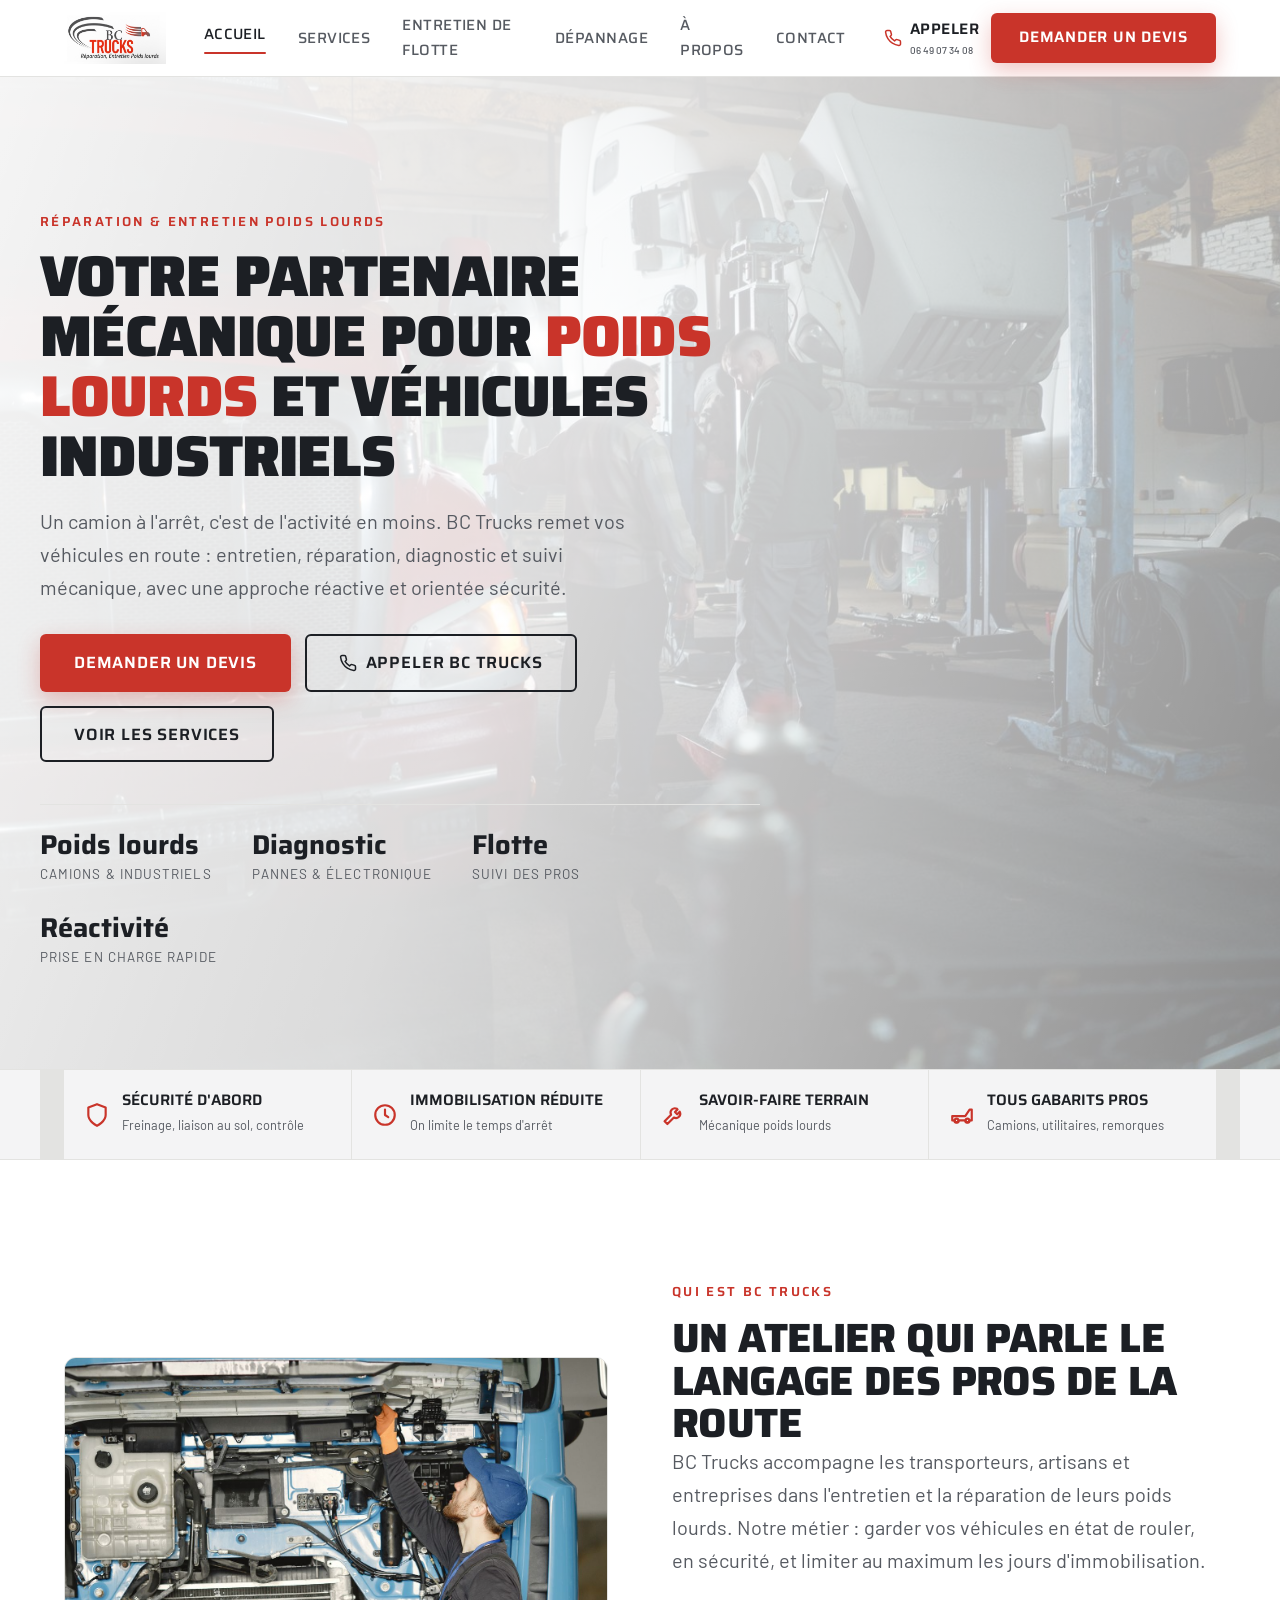
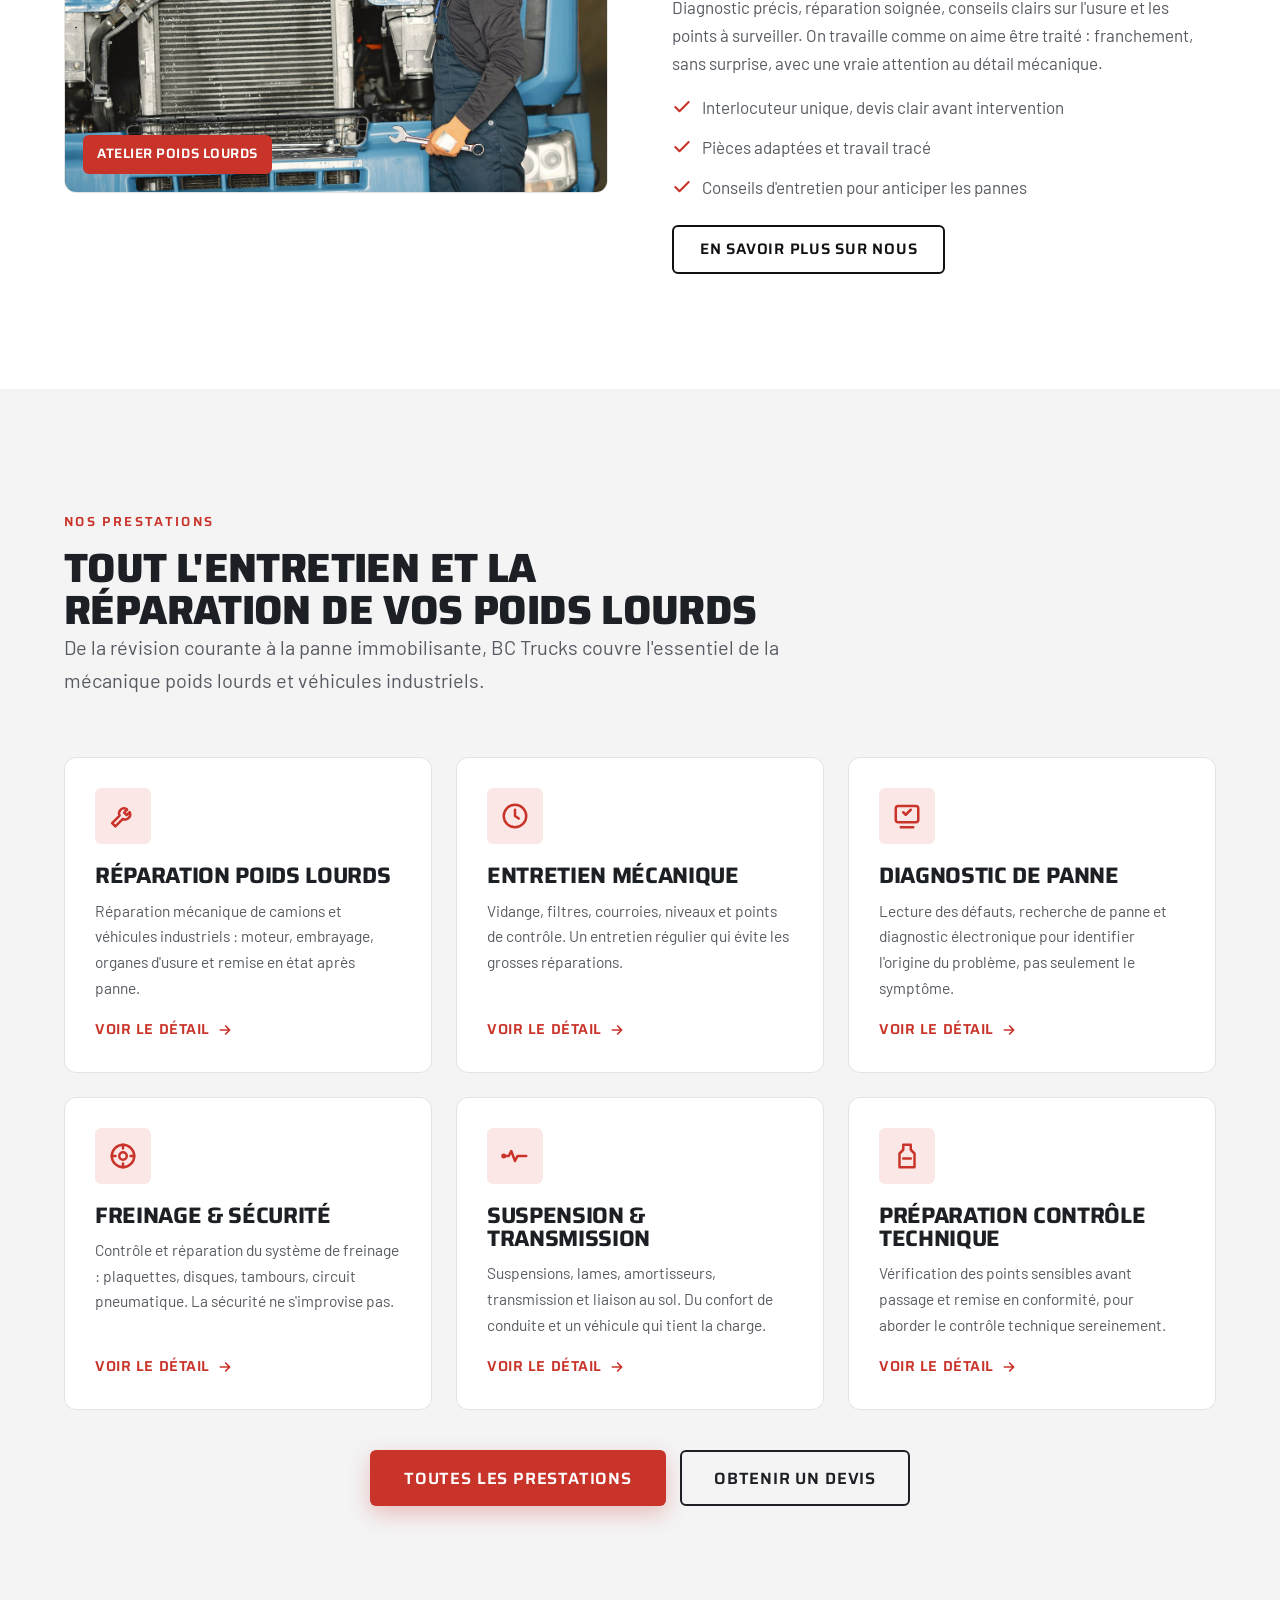
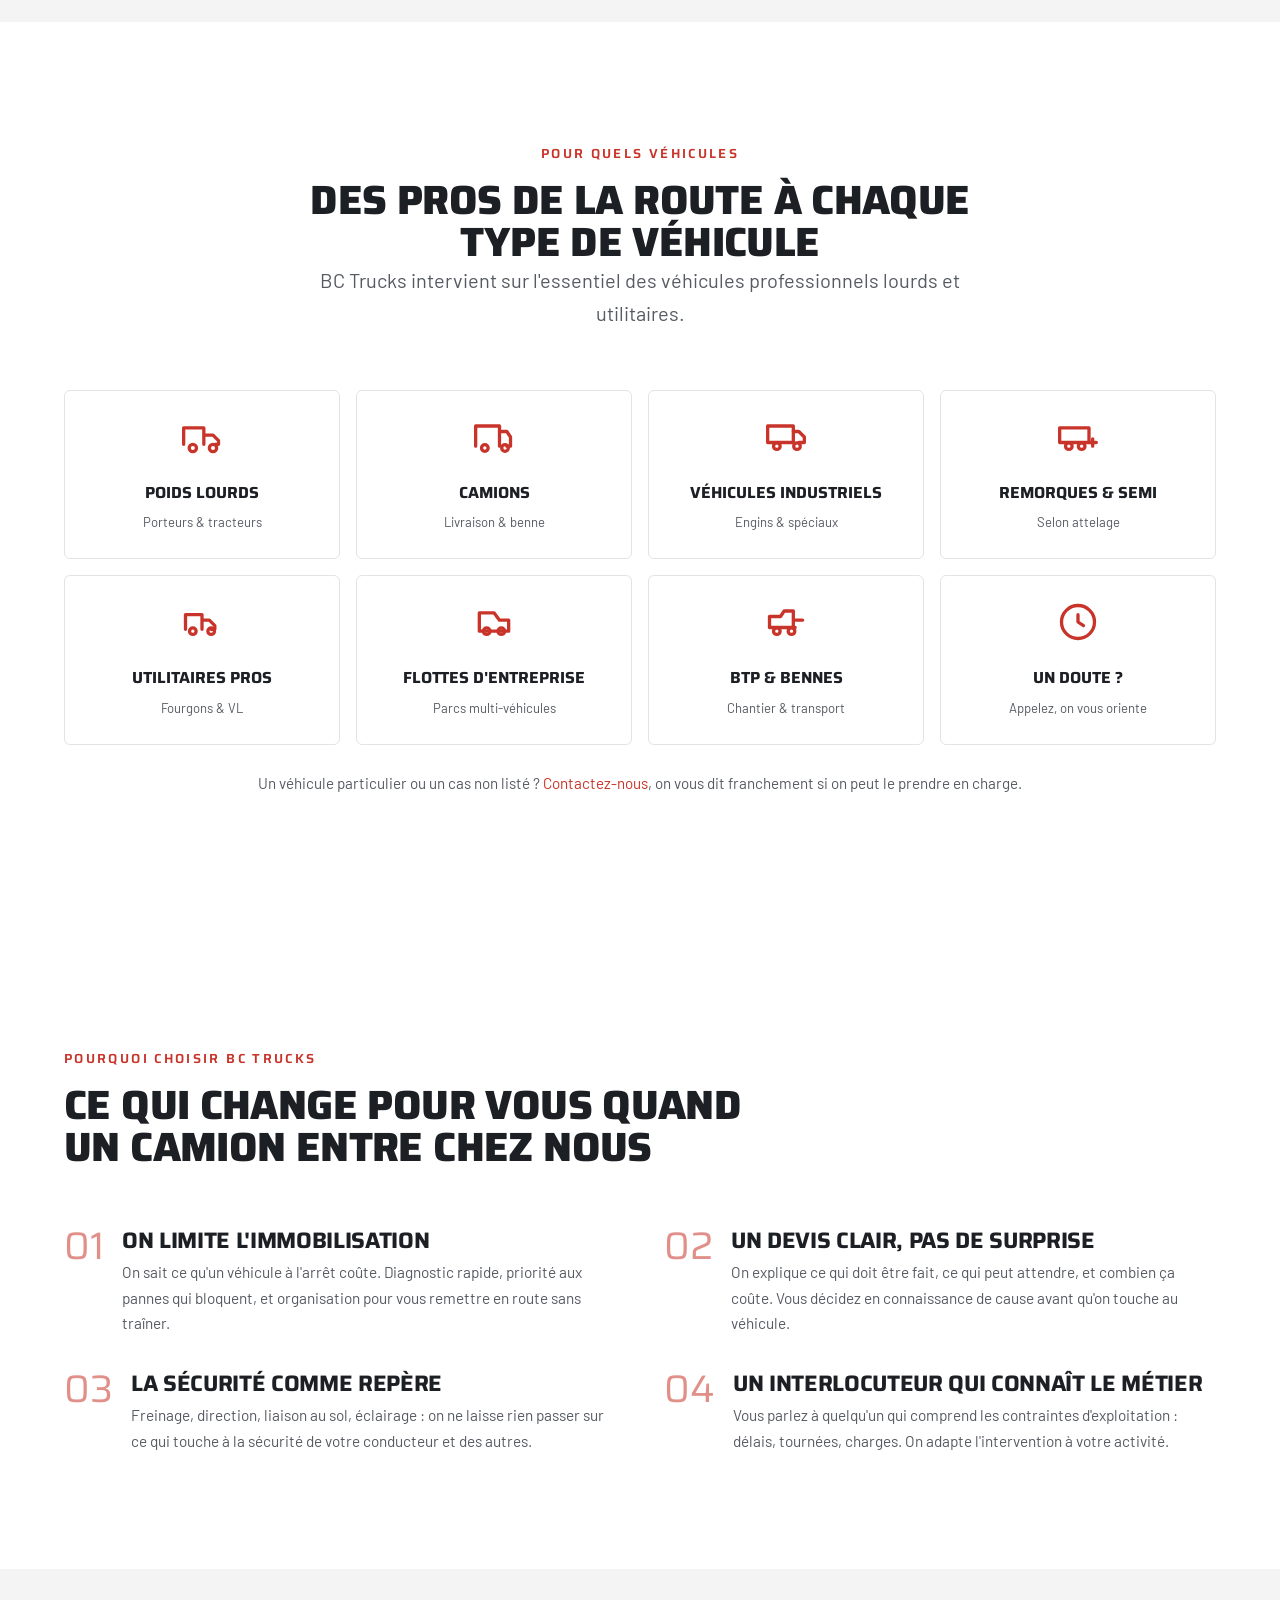
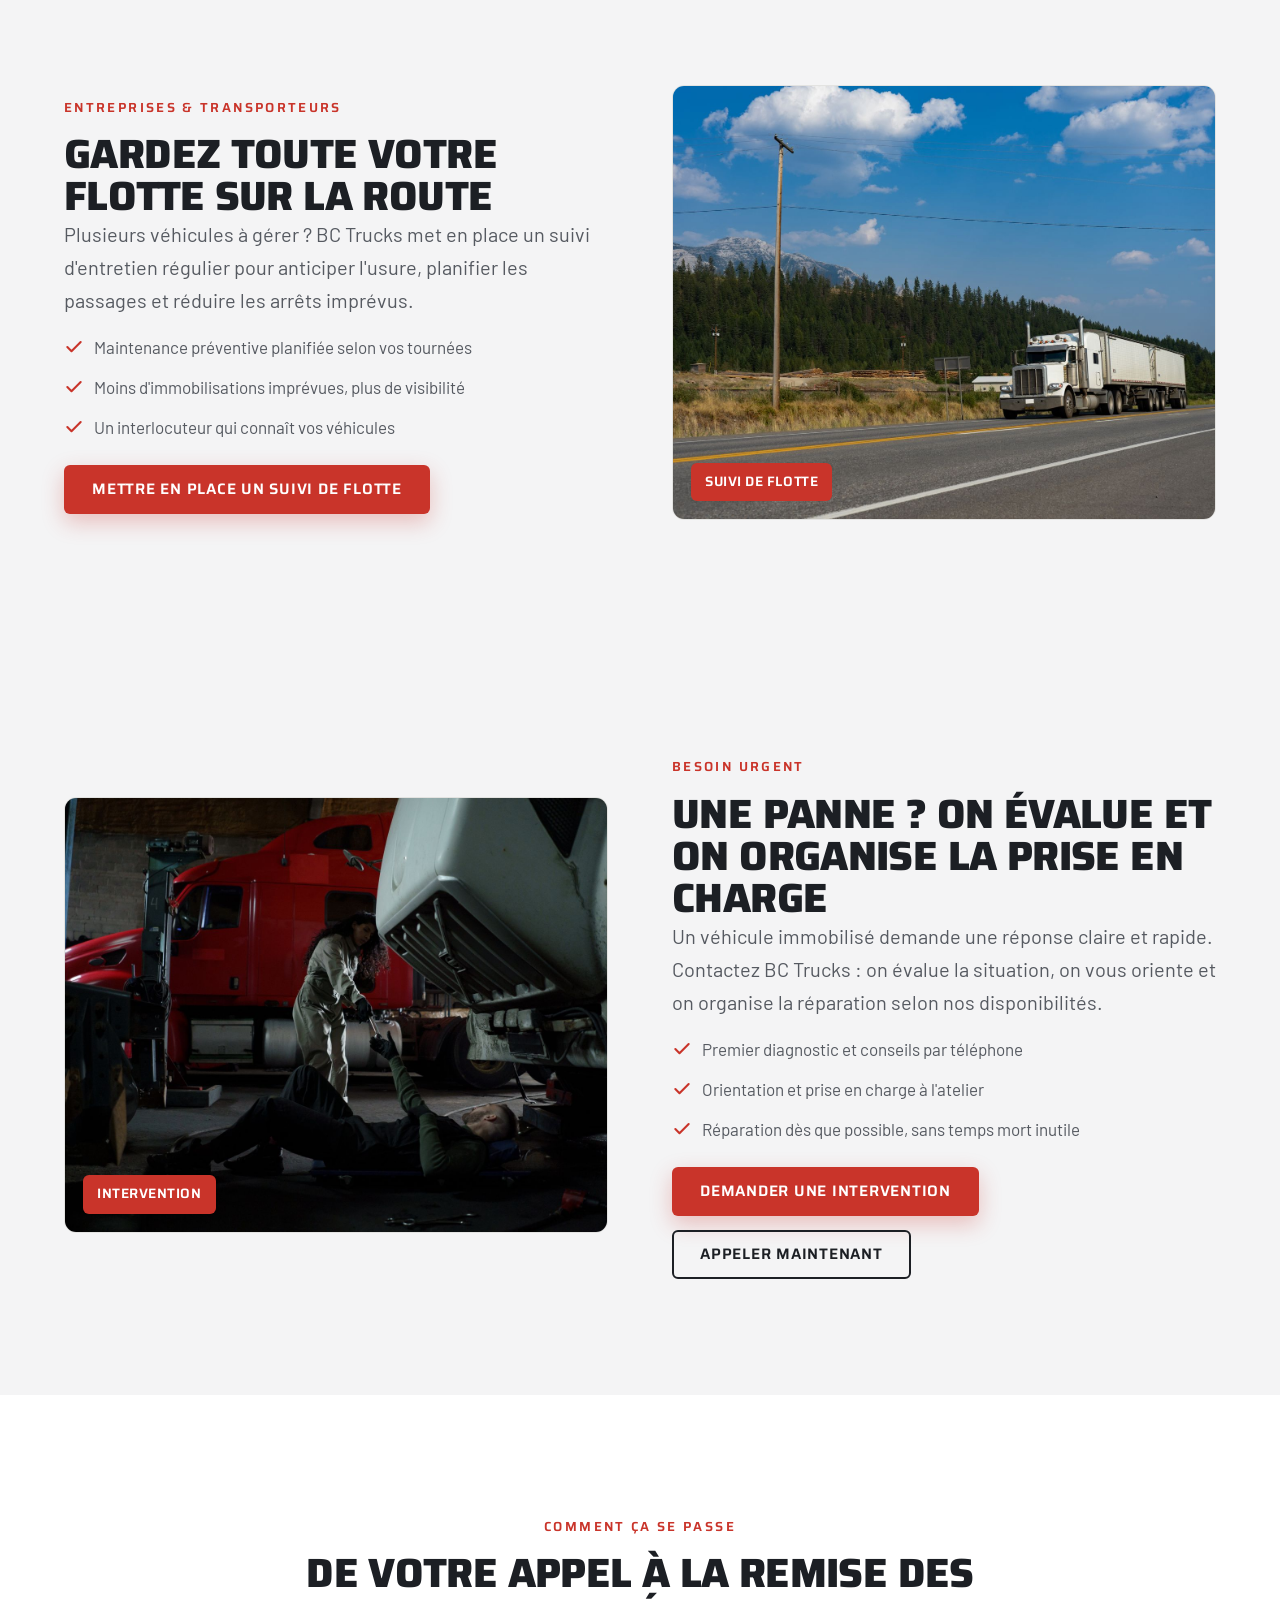
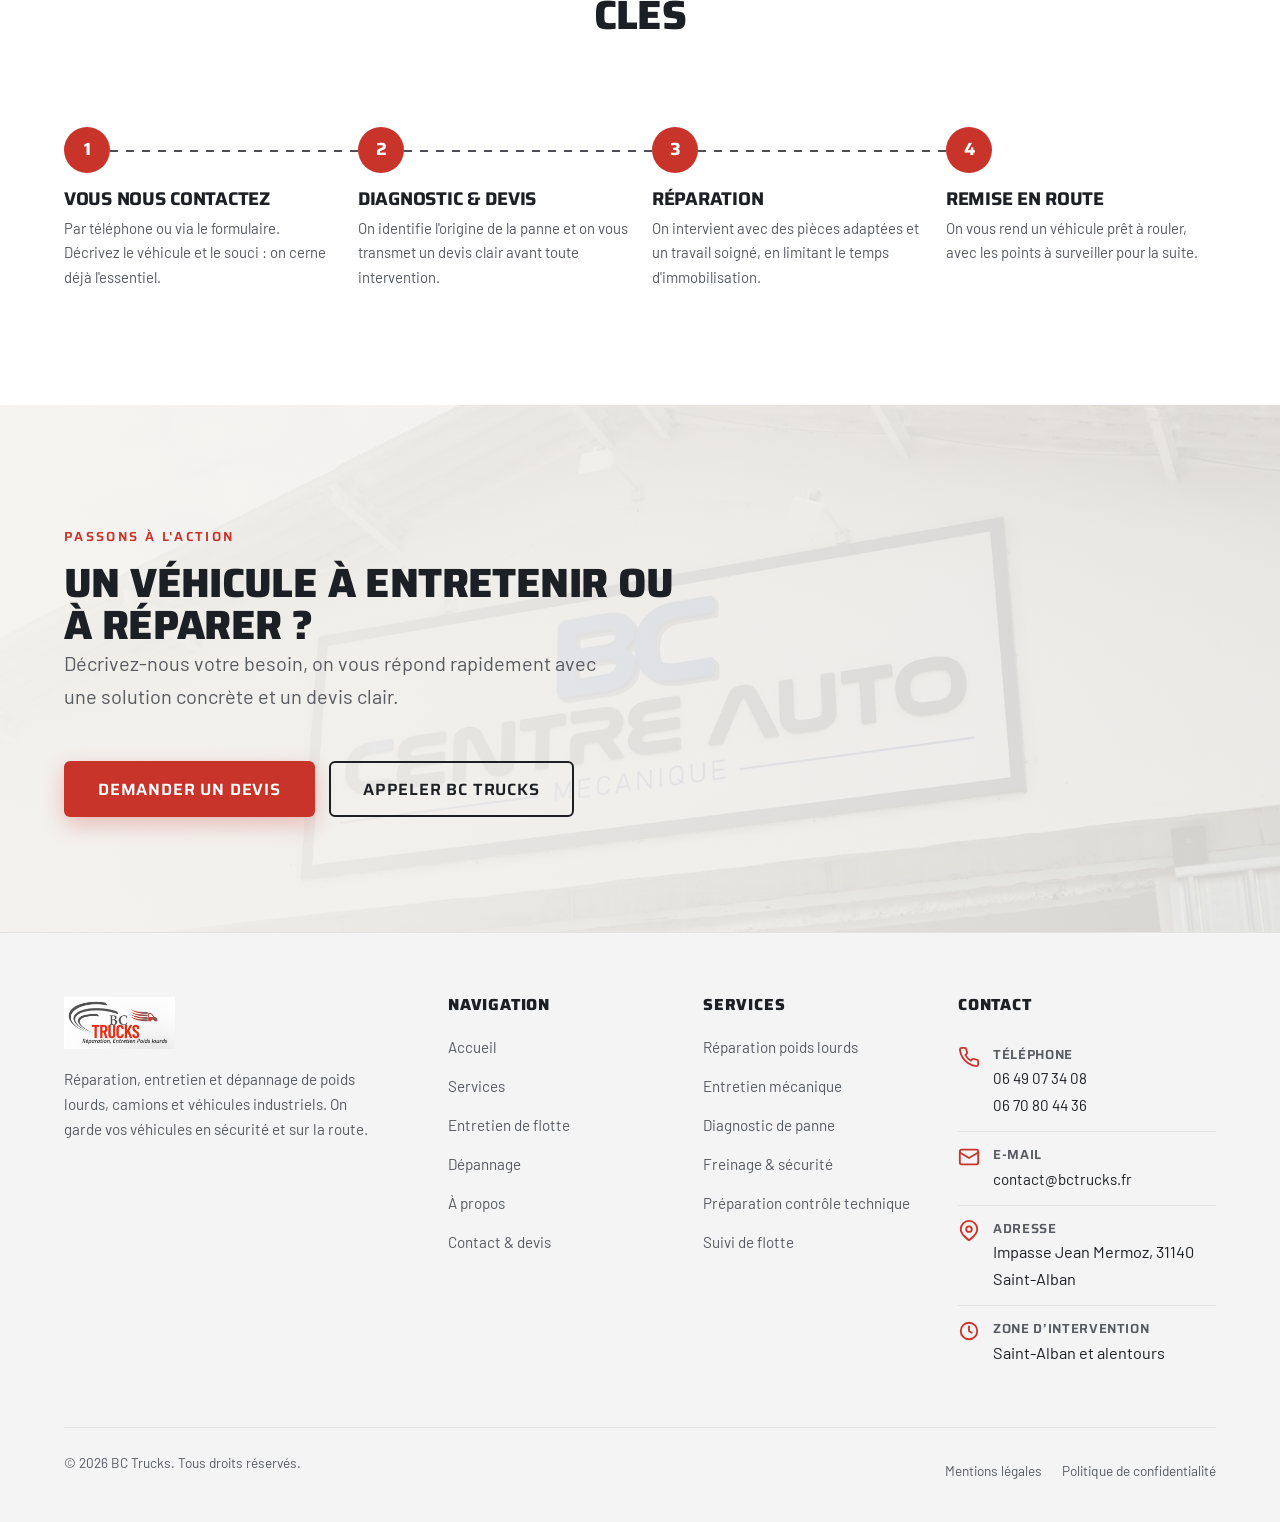
<file: index.html>
<!DOCTYPE html>
<html lang="fr">
<head>
  <meta charset="UTF-8" />
  <meta name="viewport" content="width=device-width, initial-scale=1.0" />
  <title>BC Trucks · Réparation et entretien de poids lourds | Garage poids lourds</title>
  <meta name="description" content="BC Trucks répare et entretient vos poids lourds, camions et véhicules industriels : mécanique, diagnostic, freinage, suivi de flotte et dépannage. Demandez votre devis." />
  <link rel="canonical" href="https://www.bctrucks.fr/" />

  <!-- Open Graph -->
  <meta property="og:type" content="website" />
  <meta property="og:title" content="BC Trucks · Réparation et entretien de poids lourds" />
  <meta property="og:description" content="Atelier spécialisé poids lourds et véhicules industriels. Réparation, entretien, diagnostic, suivi de flotte et dépannage." />
  <meta property="og:locale" content="fr_FR" />
  <meta property="og:image" content="https://www.bctrucks.fr/assets/img/stock-atelier-1.jpg" />

  <!-- Favicons -->
  <link rel="icon" type="image/svg+xml" href="assets/img/logo.svg" />
  <link rel="manifest" href="site.webmanifest" />
  <meta name="theme-color" content="#0e0f13" />

  <!-- Polices : Saira (titres) + Barlow (texte) -->
  <link rel="preconnect" href="https://fonts.googleapis.com" />
  <link rel="preconnect" href="https://fonts.gstatic.com" crossorigin />
  <link href="https://fonts.googleapis.com/css2?family=Saira:wght@500;600;700;800;900&family=Barlow:wght@400;500;600;700&display=swap" rel="stylesheet" />

  <link rel="stylesheet" href="assets/css/main.css" />

  <!-- Données structurées : entreprise locale -->
  <script type="application/ld+json">
  {
    "@context": "https://schema.org",
    "@type": "AutoRepair",
    "name": "BC Trucks",
    "description": "Réparation, entretien et dépannage de poids lourds, camions et véhicules industriels.",
    "url": "https://www.bctrucks.fr/",
    "image": "https://www.bctrucks.fr/assets/img/stock-atelier-1.jpg",
    "telephone": "[À RENSEIGNER]",
    "email": "[À RENSEIGNER]",
    "address": {
      "@type": "PostalAddress",
      "streetAddress": "[À RENSEIGNER]",
      "addressLocality": "[VILLE À RENSEIGNER]",
      "postalCode": "[CP]",
      "addressCountry": "FR"
    },
    "areaServed": "[ZONE D'INTERVENTION À RENSEIGNER]",
    "priceRange": "$$"
  }
  </script>
</head>
<body>

  <!-- ============ HEADER ============ -->
  <header class="site-header">
    <div class="container header-inner">
      <a href="./" class="brand" aria-label="BC Trucks · Réparation et entretien poids lourds"><img src="assets/img/logo-bctrucks.jpg" alt="BC Trucks · Réparation et entretien poids lourds" class="brand__logo" width="200" height="93" /></a>

      <nav class="main-nav" aria-label="Navigation principale">
        <a href="./" class="is-active">Accueil</a>
        <a href="services/">Services</a>
        <a href="entretien-flotte/">Entretien de flotte</a>
        <a href="depannage-intervention/">Dépannage</a>
        <a href="a-propos/">À propos</a>
        <a href="tel:+33649073408">Contact</a>
      </nav>

      <div class="header-cta">
        <a href="tel:+33649073408" class="header-phone">
          <svg viewBox="0 0 24 24" fill="none" stroke="currentColor" stroke-width="2" stroke-linecap="round" stroke-linejoin="round"><path d="M22 16.92v3a2 2 0 0 1-2.18 2 19.79 19.79 0 0 1-8.63-3.07 19.5 19.5 0 0 1-6-6 19.79 19.79 0 0 1-3.07-8.67A2 2 0 0 1 4.11 2h3a2 2 0 0 1 2 1.72c.13.96.36 1.9.7 2.81a2 2 0 0 1-.45 2.11L8.09 9.91a16 16 0 0 0 6 6l1.27-1.27a2 2 0 0 1 2.11-.45c.9.34 1.85.57 2.81.7A2 2 0 0 1 22 16.92z"/></svg>
          <span>Appeler<small>06 49 07 34 08</small></span>
        </a>
        <a href="tel:+33649073408" class="btn btn--primary">Demander un devis</a>
      </div>

      <button class="nav-toggle" aria-label="Ouvrir le menu" aria-expanded="false" aria-controls="mobile-nav"><span></span></button>
    </div>
  </header>

  <!-- Menu mobile -->
  <div class="mobile-nav" id="mobile-nav" aria-label="Menu mobile">
    <a href="./" class="m-link">Accueil <span>01</span></a>
    <a href="services/" class="m-link">Services <span>02</span></a>
    <a href="entretien-flotte/" class="m-link">Entretien de flotte <span>03</span></a>
    <a href="depannage-intervention/" class="m-link">Dépannage / Intervention <span>04</span></a>
    <a href="a-propos/" class="m-link">À propos <span>05</span></a>
    <a href="tel:+33649073408" class="m-link">Contact &amp; devis <span>06</span></a>
    <div class="btn-row">
      <a href="tel:+33649073408" class="btn btn--ghost">Appeler BC Trucks</a>
      <a href="tel:+33649073408" class="btn btn--primary">Demander un devis</a>
    </div>
  </div>

  <main>

    <!-- ============ HERO ============ -->
    <section class="hero">
      <div class="hero__media"><img src="assets/img/stock-atelier-1.jpg" alt="Atelier BC Trucks, Saint-Alban" width="1600" height="1067" fetchpriority="high" /></div>
      <div class="hero__overlay"></div>
      <div class="container hero__inner">
        <div class="hero__content">
          <span class="eyebrow">Réparation &amp; entretien poids lourds</span>
          <h1>Votre partenaire mécanique pour <span class="accent">poids lourds</span> et véhicules industriels</h1>
          <p class="lead">Un camion à l'arrêt, c'est de l'activité en moins. BC Trucks remet vos véhicules en route : entretien, réparation, diagnostic et suivi mécanique, avec une approche réactive et orientée sécurité.</p>
          <div class="btn-row">
            <a href="tel:+33649073408" class="btn btn--primary btn--lg">Demander un devis</a>
            <a href="tel:+33649073408" class="btn btn--ghost btn--lg">
              <svg viewBox="0 0 24 24" fill="none" stroke="currentColor" stroke-width="2" stroke-linecap="round" stroke-linejoin="round"><path d="M22 16.92v3a2 2 0 0 1-2.18 2 19.79 19.79 0 0 1-8.63-3.07 19.5 19.5 0 0 1-6-6 19.79 19.79 0 0 1-3.07-8.67A2 2 0 0 1 4.11 2h3a2 2 0 0 1 2 1.72c.13.96.36 1.9.7 2.81a2 2 0 0 1-.45 2.11L8.09 9.91a16 16 0 0 0 6 6l1.27-1.27a2 2 0 0 1 2.11-.45c.9.34 1.85.57 2.81.7A2 2 0 0 1 22 16.92z"/></svg>
              Appeler BC Trucks
            </a>
            <a href="services/" class="btn btn--ghost btn--lg">Voir les services</a>
          </div>
          <div class="hero__strip">
            <div class="hero__stat"><strong>Poids lourds</strong><span>Camions &amp; industriels</span></div>
            <div class="hero__stat"><strong>Diagnostic</strong><span>Pannes &amp; électronique</span></div>
            <div class="hero__stat"><strong>Flotte</strong><span>Suivi des pros</span></div>
            <div class="hero__stat"><strong>Réactivité</strong><span>Prise en charge rapide</span></div>
          </div>
        </div>
      </div>
    </section>

    <!-- Bandeau réassurance -->
    <div class="assurance-bar">
      <div class="container">
        <div class="assurance-bar__item">
          <svg viewBox="0 0 24 24" fill="none" stroke="currentColor" stroke-width="2" stroke-linecap="round" stroke-linejoin="round"><path d="M12 22s8-4 8-10V5l-8-3-8 3v7c0 6 8 10 8 10z"/></svg>
          <span><b>Sécurité d'abord</b><small>Freinage, liaison au sol, contrôle</small></span>
        </div>
        <div class="assurance-bar__item">
          <svg viewBox="0 0 24 24" fill="none" stroke="currentColor" stroke-width="2" stroke-linecap="round" stroke-linejoin="round"><circle cx="12" cy="12" r="9"/><path d="M12 7v5l3 2"/></svg>
          <span><b>Immobilisation réduite</b><small>On limite le temps d'arrêt</small></span>
        </div>
        <div class="assurance-bar__item">
          <svg viewBox="0 0 24 24" fill="none" stroke="currentColor" stroke-width="2" stroke-linecap="round" stroke-linejoin="round"><path d="M14.7 6.3a4 4 0 0 0-5.4 5.4l-6 6 2.6 2.6 6-6a4 4 0 0 0 5.4-5.4l-2.4 2.4-2-2 2.4-2.4z"/></svg>
          <span><b>Savoir-faire terrain</b><small>Mécanique poids lourds</small></span>
        </div>
        <div class="assurance-bar__item">
          <svg viewBox="0 0 24 24" fill="none" stroke="currentColor" stroke-width="2" stroke-linecap="round" stroke-linejoin="round"><path d="M3 13h12l4-6h2v10h-2a2 2 0 0 1-4 0H9a2 2 0 0 1-4 0H3z"/><circle cx="7" cy="17" r="1.6"/><circle cx="17" cy="17" r="1.6"/></svg>
          <span><b>Tous gabarits pros</b><small>Camions, utilitaires, remorques</small></span>
        </div>
      </div>
    </div>

    <!-- ============ PRÉSENTATION ============ -->
    <section class="section bg-light">
      <div class="container split">
        <div class="split__media reveal">
          <img src="assets/img/stock-mecano-1.jpg" alt="Atelier de réparation poids lourds BC Trucks" width="1600" height="1067" loading="lazy" />
          <span class="tag">Atelier poids lourds</span>
        </div>
        <div class="reveal" data-delay="1">
          <span class="eyebrow">Qui est BC Trucks</span>
          <h2>Un atelier qui parle le langage des pros de la route</h2>
          <p class="lead">BC Trucks accompagne les transporteurs, artisans et entreprises dans l'entretien et la réparation de leurs poids lourds. Notre métier : garder vos véhicules en état de rouler, en sécurité, et limiter au maximum les jours d'immobilisation.</p>
          <p class="text-soft">Diagnostic précis, réparation soignée, conseils clairs sur l'usure et les points à surveiller. On travaille comme on aime être traité : franchement, sans surprise, avec une vraie attention au détail mécanique.</p>
          <ul class="mini-list" style="margin-top:8px">
            <li><svg viewBox="0 0 24 24" fill="none" stroke="currentColor" stroke-width="2.5" stroke-linecap="round" stroke-linejoin="round"><path d="M20 6 9 17l-5-5"/></svg><span>Interlocuteur unique, devis clair avant intervention</span></li>
            <li><svg viewBox="0 0 24 24" fill="none" stroke="currentColor" stroke-width="2.5" stroke-linecap="round" stroke-linejoin="round"><path d="M20 6 9 17l-5-5"/></svg><span>Pièces adaptées et travail tracé</span></li>
            <li><svg viewBox="0 0 24 24" fill="none" stroke="currentColor" stroke-width="2.5" stroke-linecap="round" stroke-linejoin="round"><path d="M20 6 9 17l-5-5"/></svg><span>Conseils d'entretien pour anticiper les pannes</span></li>
          </ul>
          <div class="btn-row" style="margin-top:24px">
            <a href="a-propos/" class="btn btn--outline-dark">En savoir plus sur nous</a>
          </div>
        </div>
      </div>
    </section>

    <!-- ============ SERVICES PRINCIPAUX ============ -->
    <section class="section bg-carbon">
      <div class="container">
        <div class="section-head reveal">
          <span class="eyebrow">Nos prestations</span>
          <h2>Tout l'entretien et la réparation de vos poids lourds</h2>
          <p class="lead">De la révision courante à la panne immobilisante, BC Trucks couvre l'essentiel de la mécanique poids lourds et véhicules industriels.</p>
        </div>

        <div class="grid grid-3">
          <!-- Carte 1 -->
          <article class="card reveal">
            <div class="card__icon"><svg viewBox="0 0 24 24" fill="none" stroke="currentColor" stroke-width="2" stroke-linecap="round" stroke-linejoin="round"><path d="M14.7 6.3a4 4 0 0 0-5.4 5.4l-6 6 2.6 2.6 6-6a4 4 0 0 0 5.4-5.4l-2.4 2.4-2-2 2.4-2.4z"/></svg></div>
            <h3>Réparation poids lourds</h3>
            <p>Réparation mécanique de camions et véhicules industriels : moteur, embrayage, organes d'usure et remise en état après panne.</p>
            <a href="services/" class="link-arrow">Voir le détail <svg viewBox="0 0 24 24" fill="none" stroke="currentColor" stroke-width="2.5" stroke-linecap="round" stroke-linejoin="round"><path d="M5 12h14M13 6l6 6-6 6"/></svg></a>
          </article>
          <!-- Carte 2 -->
          <article class="card reveal" data-delay="1">
            <div class="card__icon"><svg viewBox="0 0 24 24" fill="none" stroke="currentColor" stroke-width="2" stroke-linecap="round" stroke-linejoin="round"><circle cx="12" cy="12" r="9"/><path d="M12 7v5l3 2"/></svg></div>
            <h3>Entretien mécanique</h3>
            <p>Vidange, filtres, courroies, niveaux et points de contrôle. Un entretien régulier qui évite les grosses réparations.</p>
            <a href="services/" class="link-arrow">Voir le détail <svg viewBox="0 0 24 24" fill="none" stroke="currentColor" stroke-width="2.5" stroke-linecap="round" stroke-linejoin="round"><path d="M5 12h14M13 6l6 6-6 6"/></svg></a>
          </article>
          <!-- Carte 3 -->
          <article class="card reveal" data-delay="2">
            <div class="card__icon"><svg viewBox="0 0 24 24" fill="none" stroke="currentColor" stroke-width="2" stroke-linecap="round" stroke-linejoin="round"><rect x="3" y="4" width="18" height="13" rx="2"/><path d="M7 21h10M9 9l2 2 4-4"/></svg></div>
            <h3>Diagnostic de panne</h3>
            <p>Lecture des défauts, recherche de panne et diagnostic électronique pour identifier l'origine du problème, pas seulement le symptôme.</p>
            <a href="services/" class="link-arrow">Voir le détail <svg viewBox="0 0 24 24" fill="none" stroke="currentColor" stroke-width="2.5" stroke-linecap="round" stroke-linejoin="round"><path d="M5 12h14M13 6l6 6-6 6"/></svg></a>
          </article>
          <!-- Carte 4 -->
          <article class="card reveal">
            <div class="card__icon"><svg viewBox="0 0 24 24" fill="none" stroke="currentColor" stroke-width="2" stroke-linecap="round" stroke-linejoin="round"><circle cx="12" cy="12" r="9"/><circle cx="12" cy="12" r="3"/><path d="M12 3v3M12 18v3M3 12h3M18 12h3"/></svg></div>
            <h3>Freinage &amp; sécurité</h3>
            <p>Contrôle et réparation du système de freinage : plaquettes, disques, tambours, circuit pneumatique. La sécurité ne s'improvise pas.</p>
            <a href="services/" class="link-arrow">Voir le détail <svg viewBox="0 0 24 24" fill="none" stroke="currentColor" stroke-width="2.5" stroke-linecap="round" stroke-linejoin="round"><path d="M5 12h14M13 6l6 6-6 6"/></svg></a>
          </article>
          <!-- Carte 5 -->
          <article class="card reveal" data-delay="1">
            <div class="card__icon"><svg viewBox="0 0 24 24" fill="none" stroke="currentColor" stroke-width="2" stroke-linecap="round" stroke-linejoin="round"><path d="M3 12h4l2-4 3 8 2-4h7"/><circle cx="3" cy="12" r="1"/></svg></div>
            <h3>Suspension &amp; transmission</h3>
            <p>Suspensions, lames, amortisseurs, transmission et liaison au sol. Du confort de conduite et un véhicule qui tient la charge.</p>
            <a href="services/" class="link-arrow">Voir le détail <svg viewBox="0 0 24 24" fill="none" stroke="currentColor" stroke-width="2.5" stroke-linecap="round" stroke-linejoin="round"><path d="M5 12h14M13 6l6 6-6 6"/></svg></a>
          </article>
          <!-- Carte 6 -->
          <article class="card reveal" data-delay="2">
            <div class="card__icon"><svg viewBox="0 0 24 24" fill="none" stroke="currentColor" stroke-width="2" stroke-linecap="round" stroke-linejoin="round"><path d="M9 3h6v4l3 3v11H6V10l3-3z"/><path d="M9 14h6"/></svg></div>
            <h3>Préparation contrôle technique</h3>
            <p>Vérification des points sensibles avant passage et remise en conformité, pour aborder le contrôle technique sereinement.</p>
            <a href="services/" class="link-arrow">Voir le détail <svg viewBox="0 0 24 24" fill="none" stroke="currentColor" stroke-width="2.5" stroke-linecap="round" stroke-linejoin="round"><path d="M5 12h14M13 6l6 6-6 6"/></svg></a>
          </article>
        </div>

        <div class="btn-row" style="margin-top:40px; justify-content:center">
          <a href="services/" class="btn btn--primary btn--lg">Toutes les prestations</a>
          <a href="tel:+33649073408" class="btn btn--ghost btn--lg">Obtenir un devis</a>
        </div>
      </div>
    </section>

    <!-- ============ POUR QUELS VÉHICULES ============ -->
    <section class="section bg-night">
      <div class="container">
        <div class="section-head section-head--center reveal">
          <span class="eyebrow">Pour quels véhicules</span>
          <h2>Des pros de la route à chaque type de véhicule</h2>
          <p class="lead">BC Trucks intervient sur l'essentiel des véhicules professionnels lourds et utilitaires.</p>
        </div>
        <div class="vehicle-grid">
          <div class="vehicle reveal">
            <svg viewBox="0 0 24 24" fill="none" stroke="currentColor" stroke-width="1.8" stroke-linecap="round" stroke-linejoin="round"><path d="M2 16V7h11v9M13 11h5l3 3v2h-2"/><circle cx="7" cy="18" r="2"/><circle cx="18" cy="18" r="2"/></svg>
            <b>Poids lourds</b><small>Porteurs &amp; tracteurs</small>
          </div>
          <div class="vehicle reveal" data-delay="1">
            <svg viewBox="0 0 24 24" fill="none" stroke="currentColor" stroke-width="1.8" stroke-linecap="round" stroke-linejoin="round"><path d="M2 17V6h13v11M15 9h4l2 3v5h-2"/><circle cx="7" cy="18" r="1.8"/><circle cx="18" cy="18" r="1.8"/></svg>
            <b>Camions</b><small>Livraison &amp; benne</small>
          </div>
          <div class="vehicle reveal" data-delay="2">
            <svg viewBox="0 0 24 24" fill="none" stroke="currentColor" stroke-width="1.8" stroke-linecap="round" stroke-linejoin="round"><rect x="2" y="6" width="14" height="9"/><path d="M16 9h3l3 3v3h-3"/><circle cx="7" cy="17" r="1.8"/><circle cx="18" cy="17" r="1.8"/></svg>
            <b>Véhicules industriels</b><small>Engins &amp; spéciaux</small>
          </div>
          <div class="vehicle reveal" data-delay="3">
            <svg viewBox="0 0 24 24" fill="none" stroke="currentColor" stroke-width="1.8" stroke-linecap="round" stroke-linejoin="round"><rect x="2" y="7" width="16" height="8"/><path d="M18 15h4M20 13v4"/><circle cx="7" cy="17" r="1.8"/><circle cx="14" cy="17" r="1.8"/></svg>
            <b>Remorques &amp; semi</b><small>Selon attelage</small>
          </div>
          <div class="vehicle reveal">
            <svg viewBox="0 0 24 24" fill="none" stroke="currentColor" stroke-width="1.8" stroke-linecap="round" stroke-linejoin="round"><path d="M3 16V8h9v8M12 11h4l3 3v2h-2"/><circle cx="7" cy="17" r="1.8"/><circle cx="17" cy="17" r="1.8"/></svg>
            <b>Utilitaires pros</b><small>Fourgons &amp; VL</small>
          </div>
          <div class="vehicle reveal" data-delay="1">
            <svg viewBox="0 0 24 24" fill="none" stroke="currentColor" stroke-width="1.8" stroke-linecap="round" stroke-linejoin="round"><path d="M4 17V7h8l3 4h5v6M4 17h16"/><circle cx="8" cy="17" r="1.8"/><circle cx="16" cy="17" r="1.8"/></svg>
            <b>Flottes d'entreprise</b><small>Parcs multi-véhicules</small>
          </div>
          <div class="vehicle reveal" data-delay="2">
            <svg viewBox="0 0 24 24" fill="none" stroke="currentColor" stroke-width="1.8" stroke-linecap="round" stroke-linejoin="round"><path d="M3 15V9h6l2-3h5v9M3 15h14"/><circle cx="7" cy="17" r="1.8"/><circle cx="15" cy="17" r="1.8"/><path d="M17 11h4"/></svg>
            <b>BTP &amp; bennes</b><small>Chantier &amp; transport</small>
          </div>
          <div class="vehicle reveal" data-delay="3">
            <svg viewBox="0 0 24 24" fill="none" stroke="currentColor" stroke-width="1.8" stroke-linecap="round" stroke-linejoin="round"><circle cx="12" cy="12" r="9"/><path d="M12 8v4l3 2"/></svg>
            <b>Un doute&nbsp;?</b><small>Appelez, on vous oriente</small>
          </div>
        </div>
        <p class="center text-soft" style="margin-top:26px; font-size:0.95rem">Un véhicule particulier ou un cas non listé&nbsp;? <a href="tel:+33649073408" style="color:var(--orange)">Contactez-nous</a>, on vous dit franchement si on peut le prendre en charge.</p>
      </div>
    </section>

    <!-- ============ POURQUOI BC TRUCKS ============ -->
    <section class="section bg-light">
      <div class="container">
        <div class="section-head reveal">
          <span class="eyebrow">Pourquoi choisir BC Trucks</span>
          <h2>Ce qui change pour vous quand un camion entre chez nous</h2>
        </div>
        <div class="grid grid-2" style="gap:36px 48px">
          <div class="feature reveal"><span class="feature__num">01</span><div><h3>On limite l'immobilisation</h3><p>On sait ce qu'un véhicule à l'arrêt coûte. Diagnostic rapide, priorité aux pannes qui bloquent, et organisation pour vous remettre en route sans traîner.</p></div></div>
          <div class="feature reveal" data-delay="1"><span class="feature__num">02</span><div><h3>Un devis clair, pas de surprise</h3><p>On explique ce qui doit être fait, ce qui peut attendre, et combien ça coûte. Vous décidez en connaissance de cause avant qu'on touche au véhicule.</p></div></div>
          <div class="feature reveal"><span class="feature__num">03</span><div><h3>La sécurité comme repère</h3><p>Freinage, direction, liaison au sol, éclairage : on ne laisse rien passer sur ce qui touche à la sécurité de votre conducteur et des autres.</p></div></div>
          <div class="feature reveal" data-delay="1"><span class="feature__num">04</span><div><h3>Un interlocuteur qui connaît le métier</h3><p>Vous parlez à quelqu'un qui comprend les contraintes d'exploitation : délais, tournées, charges. On adapte l'intervention à votre activité.</p></div></div>
        </div>
      </div>
    </section>

    <!-- ============ ENTRETIEN DE FLOTTE ============ -->
    <section class="section bg-steel">
      <div class="container split split--reverse">
        <div class="split__media reveal">
          <img src="assets/img/stock-camion-3.jpg" alt="Suivi d'entretien d'une flotte de poids lourds" width="1600" height="1067" loading="lazy" />
          <span class="tag">Suivi de flotte</span>
        </div>
        <div class="reveal" data-delay="1">
          <span class="eyebrow">Entreprises &amp; transporteurs</span>
          <h2>Gardez toute votre flotte sur la route</h2>
          <p class="lead">Plusieurs véhicules à gérer&nbsp;? BC Trucks met en place un suivi d'entretien régulier pour anticiper l'usure, planifier les passages et réduire les arrêts imprévus.</p>
          <ul class="mini-list">
            <li><svg viewBox="0 0 24 24" fill="none" stroke="currentColor" stroke-width="2.5" stroke-linecap="round" stroke-linejoin="round"><path d="M20 6 9 17l-5-5"/></svg><span>Maintenance préventive planifiée selon vos tournées</span></li>
            <li><svg viewBox="0 0 24 24" fill="none" stroke="currentColor" stroke-width="2.5" stroke-linecap="round" stroke-linejoin="round"><path d="M20 6 9 17l-5-5"/></svg><span>Moins d'immobilisations imprévues, plus de visibilité</span></li>
            <li><svg viewBox="0 0 24 24" fill="none" stroke="currentColor" stroke-width="2.5" stroke-linecap="round" stroke-linejoin="round"><path d="M20 6 9 17l-5-5"/></svg><span>Un interlocuteur qui connaît vos véhicules</span></li>
          </ul>
          <div class="btn-row" style="margin-top:24px">
            <a href="entretien-flotte/" class="btn btn--primary">Mettre en place un suivi de flotte</a>
          </div>
        </div>
      </div>
    </section>

    <!-- ============ DÉPANNAGE / INTERVENTION ============ -->
    <section class="section bg-carbon">
      <div class="container split">
        <div class="split__media reveal">
          <img src="assets/img/stock-atelier-2.jpg" alt="Intervention de dépannage sur un poids lourd" width="1600" height="1067" loading="lazy" />
          <span class="tag">Intervention</span>
        </div>
        <div class="reveal" data-delay="1">
          <span class="eyebrow">Besoin urgent</span>
          <h2>Une panne&nbsp;? On évalue et on organise la prise en charge</h2>
          <p class="lead">Un véhicule immobilisé demande une réponse claire et rapide. Contactez BC Trucks&nbsp;: on évalue la situation, on vous oriente et on organise la réparation selon nos disponibilités.</p>
          <ul class="mini-list">
            <li><svg viewBox="0 0 24 24" fill="none" stroke="currentColor" stroke-width="2.5" stroke-linecap="round" stroke-linejoin="round"><path d="M20 6 9 17l-5-5"/></svg><span>Premier diagnostic et conseils par téléphone</span></li>
            <li><svg viewBox="0 0 24 24" fill="none" stroke="currentColor" stroke-width="2.5" stroke-linecap="round" stroke-linejoin="round"><path d="M20 6 9 17l-5-5"/></svg><span>Orientation et prise en charge à l'atelier</span></li>
            <li><svg viewBox="0 0 24 24" fill="none" stroke="currentColor" stroke-width="2.5" stroke-linecap="round" stroke-linejoin="round"><path d="M20 6 9 17l-5-5"/></svg><span>Réparation dès que possible, sans temps mort inutile</span></li>
          </ul>
          <div class="btn-row" style="margin-top:24px">
            <a href="depannage-intervention/" class="btn btn--primary">Demander une intervention</a>
            <a href="tel:+33649073408" class="btn btn--ghost">Appeler maintenant</a>
          </div>
        </div>
      </div>
    </section>

    <!-- ============ PROCESSUS 4 ÉTAPES ============ -->
    <section class="section bg-light">
      <div class="container">
        <div class="section-head section-head--center reveal">
          <span class="eyebrow">Comment ça se passe</span>
          <h2>De votre appel à la remise des clés</h2>
        </div>
        <div class="steps">
          <div class="step reveal"><div class="step__no">1</div><h3>Vous nous contactez</h3><p>Par téléphone ou via le formulaire. Décrivez le véhicule et le souci&nbsp;: on cerne déjà l'essentiel.</p></div>
          <div class="step reveal" data-delay="1"><div class="step__no">2</div><h3>Diagnostic &amp; devis</h3><p>On identifie l'origine de la panne et on vous transmet un devis clair avant toute intervention.</p></div>
          <div class="step reveal" data-delay="2"><div class="step__no">3</div><h3>Réparation</h3><p>On intervient avec des pièces adaptées et un travail soigné, en limitant le temps d'immobilisation.</p></div>
          <div class="step reveal" data-delay="3"><div class="step__no">4</div><h3>Remise en route</h3><p>On vous rend un véhicule prêt à rouler, avec les points à surveiller pour la suite.</p></div>
        </div>
      </div>
    </section>

    <!-- ============ CTA FINAL ============ -->
    <section class="section cta-band">
      <div class="cta-band__bg"><img src="assets/img/devanture.jpg" alt="" width="1600" height="1066" loading="lazy" /></div>
      <div class="cta-band__overlay"></div>
      <div class="container">
        <div class="reveal">
          <span class="eyebrow">Passons à l'action</span>
          <h2>Un véhicule à entretenir ou à réparer&nbsp;?</h2>
          <p class="lead">Décrivez-nous votre besoin, on vous répond rapidement avec une solution concrète et un devis clair.</p>
        </div>
        <div class="btn-row reveal" data-delay="1">
          <a href="tel:+33649073408" class="btn btn--primary btn--lg">Demander un devis</a>
          <a href="tel:+33649073408" class="btn btn--ghost btn--lg">Appeler BC Trucks</a>
        </div>
      </div>
    </section>

  </main>

  <!-- ============ FOOTER ============ -->
  <footer class="site-footer">
    <div class="container">
      <div class="footer-top">
        <div class="footer-brand">
          <a href="./" class="brand" aria-label="BC Trucks · Réparation et entretien poids lourds"><img src="assets/img/logo-bctrucks.jpg" alt="BC Trucks · Réparation et entretien poids lourds" class="brand__logo" width="200" height="93" /></a>
          <p>Réparation, entretien et dépannage de poids lourds, camions et véhicules industriels. On garde vos véhicules en sécurité et sur la route.</p>
        </div>
        <div class="footer-col">
          <h4>Navigation</h4>
          <ul>
            <li><a href="./">Accueil</a></li>
            <li><a href="services/">Services</a></li>
            <li><a href="entretien-flotte/">Entretien de flotte</a></li>
            <li><a href="depannage-intervention/">Dépannage</a></li>
            <li><a href="a-propos/">À propos</a></li>
            <li><a href="tel:+33649073408">Contact &amp; devis</a></li>
          </ul>
        </div>
        <div class="footer-col">
          <h4>Services</h4>
          <ul>
            <li><a href="services/">Réparation poids lourds</a></li>
            <li><a href="services/">Entretien mécanique</a></li>
            <li><a href="services/">Diagnostic de panne</a></li>
            <li><a href="services/">Freinage &amp; sécurité</a></li>
            <li><a href="services/">Préparation contrôle technique</a></li>
            <li><a href="entretien-flotte/">Suivi de flotte</a></li>
          </ul>
        </div>
        <div class="footer-col footer-contact">
          <h4>Contact</h4>
          <div class="info-row"><svg viewBox="0 0 24 24" fill="none" stroke="currentColor" stroke-width="2" stroke-linecap="round" stroke-linejoin="round"><path d="M22 16.92v3a2 2 0 0 1-2.18 2 19.79 19.79 0 0 1-8.63-3.07 19.5 19.5 0 0 1-6-6 19.79 19.79 0 0 1-3.07-8.67A2 2 0 0 1 4.11 2h3a2 2 0 0 1 2 1.72c.13.96.36 1.9.7 2.81a2 2 0 0 1-.45 2.11L8.09 9.91a16 16 0 0 0 6 6l1.27-1.27a2 2 0 0 1 2.11-.45c.9.34 1.85.57 2.81.7A2 2 0 0 1 22 16.92z"/></svg><span><b>Téléphone</b><a href="tel:+33649073408">06 49 07 34 08</a><br><a href="tel:+33670804436">06 70 80 44 36</a></span></div>
          <div class="info-row"><svg viewBox="0 0 24 24" fill="none" stroke="currentColor" stroke-width="2" stroke-linecap="round" stroke-linejoin="round"><rect x="2" y="4" width="20" height="16" rx="2"/><path d="m2 7 10 6 10-6"/></svg><span><b>E-mail</b><a href="mailto:contact@bctrucks.fr">contact@bctrucks.fr</a></span></div>
          <div class="info-row"><svg viewBox="0 0 24 24" fill="none" stroke="currentColor" stroke-width="2" stroke-linecap="round" stroke-linejoin="round"><path d="M21 10c0 6-9 12-9 12s-9-6-9-12a9 9 0 0 1 18 0z"/><circle cx="12" cy="10" r="3"/></svg><span><b>Adresse</b><span>Impasse Jean Mermoz, 31140 Saint-Alban</span></span></div>
          <div class="info-row"><svg viewBox="0 0 24 24" fill="none" stroke="currentColor" stroke-width="2" stroke-linecap="round" stroke-linejoin="round"><circle cx="12" cy="12" r="9"/><path d="M12 7v5l3 2"/></svg><span><b>Zone d’intervention</b><span>Saint-Alban et alentours</span></span></div>
        </div>
      </div>
      <div class="footer-bottom">
        <p>&copy; <span data-year>2026</span> BC Trucks. Tous droits réservés.</p>
        <div class="footer-legal-links">
          <a href="mentions-legales/">Mentions légales</a>
          <a href="politique-confidentialite/">Politique de confidentialité</a>
        </div>
      </div>
    </div>
  </footer>

  <!-- Barre mobile sticky -->
  <div class="mobile-bar">
    <a href="tel:+33649073408" class="btn btn--dark"><svg viewBox="0 0 24 24" fill="none" stroke="currentColor" stroke-width="2" stroke-linecap="round" stroke-linejoin="round"><path d="M22 16.92v3a2 2 0 0 1-2.18 2 19.79 19.79 0 0 1-8.63-3.07 19.5 19.5 0 0 1-6-6 19.79 19.79 0 0 1-3.07-8.67A2 2 0 0 1 4.11 2h3a2 2 0 0 1 2 1.72c.13.96.36 1.9.7 2.81a2 2 0 0 1-.45 2.11L8.09 9.91a16 16 0 0 0 6 6l1.27-1.27a2 2 0 0 1 2.11-.45c.9.34 1.85.57 2.81.7A2 2 0 0 1 22 16.92z"/></svg>Appeler</a>
    <a href="tel:+33649073408" class="btn btn--primary">Demander un devis</a>
  </div>

  <script src="assets/js/main.js" defer></script>
</body>
</html>
</file>
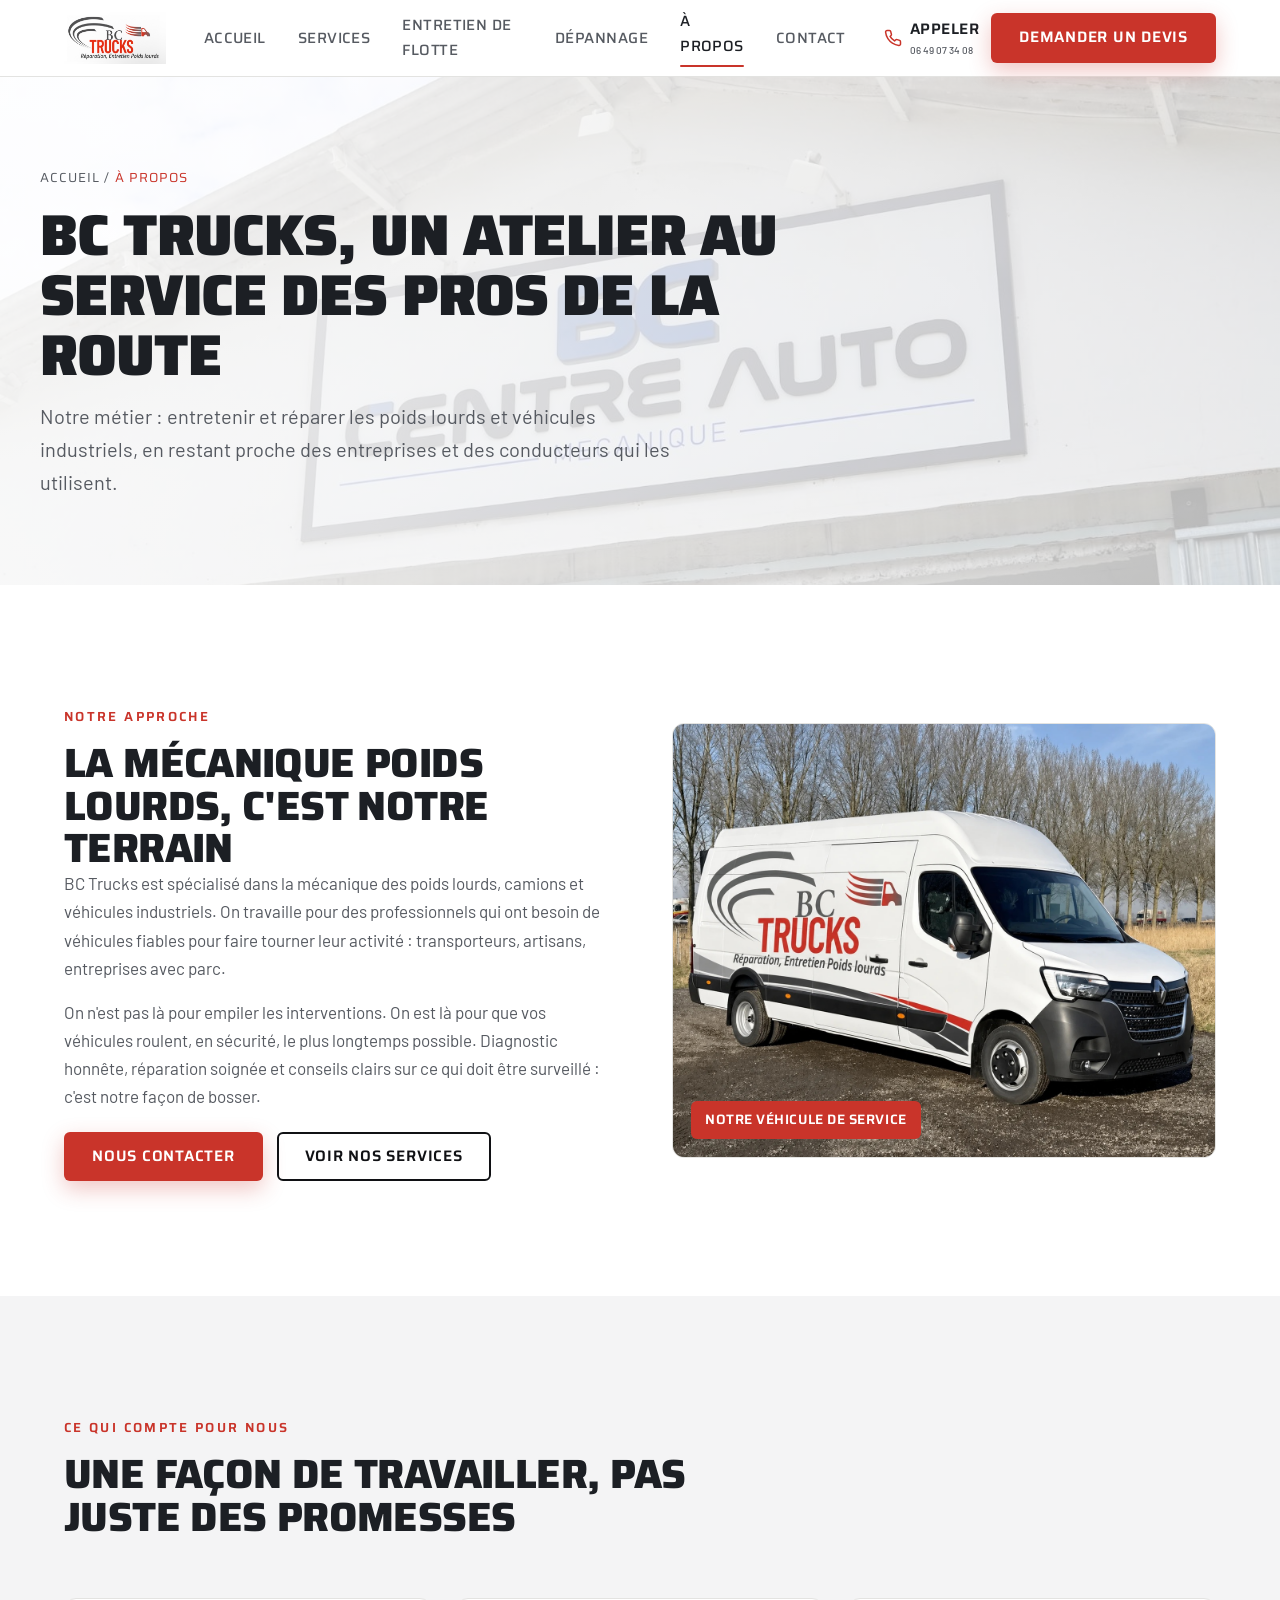
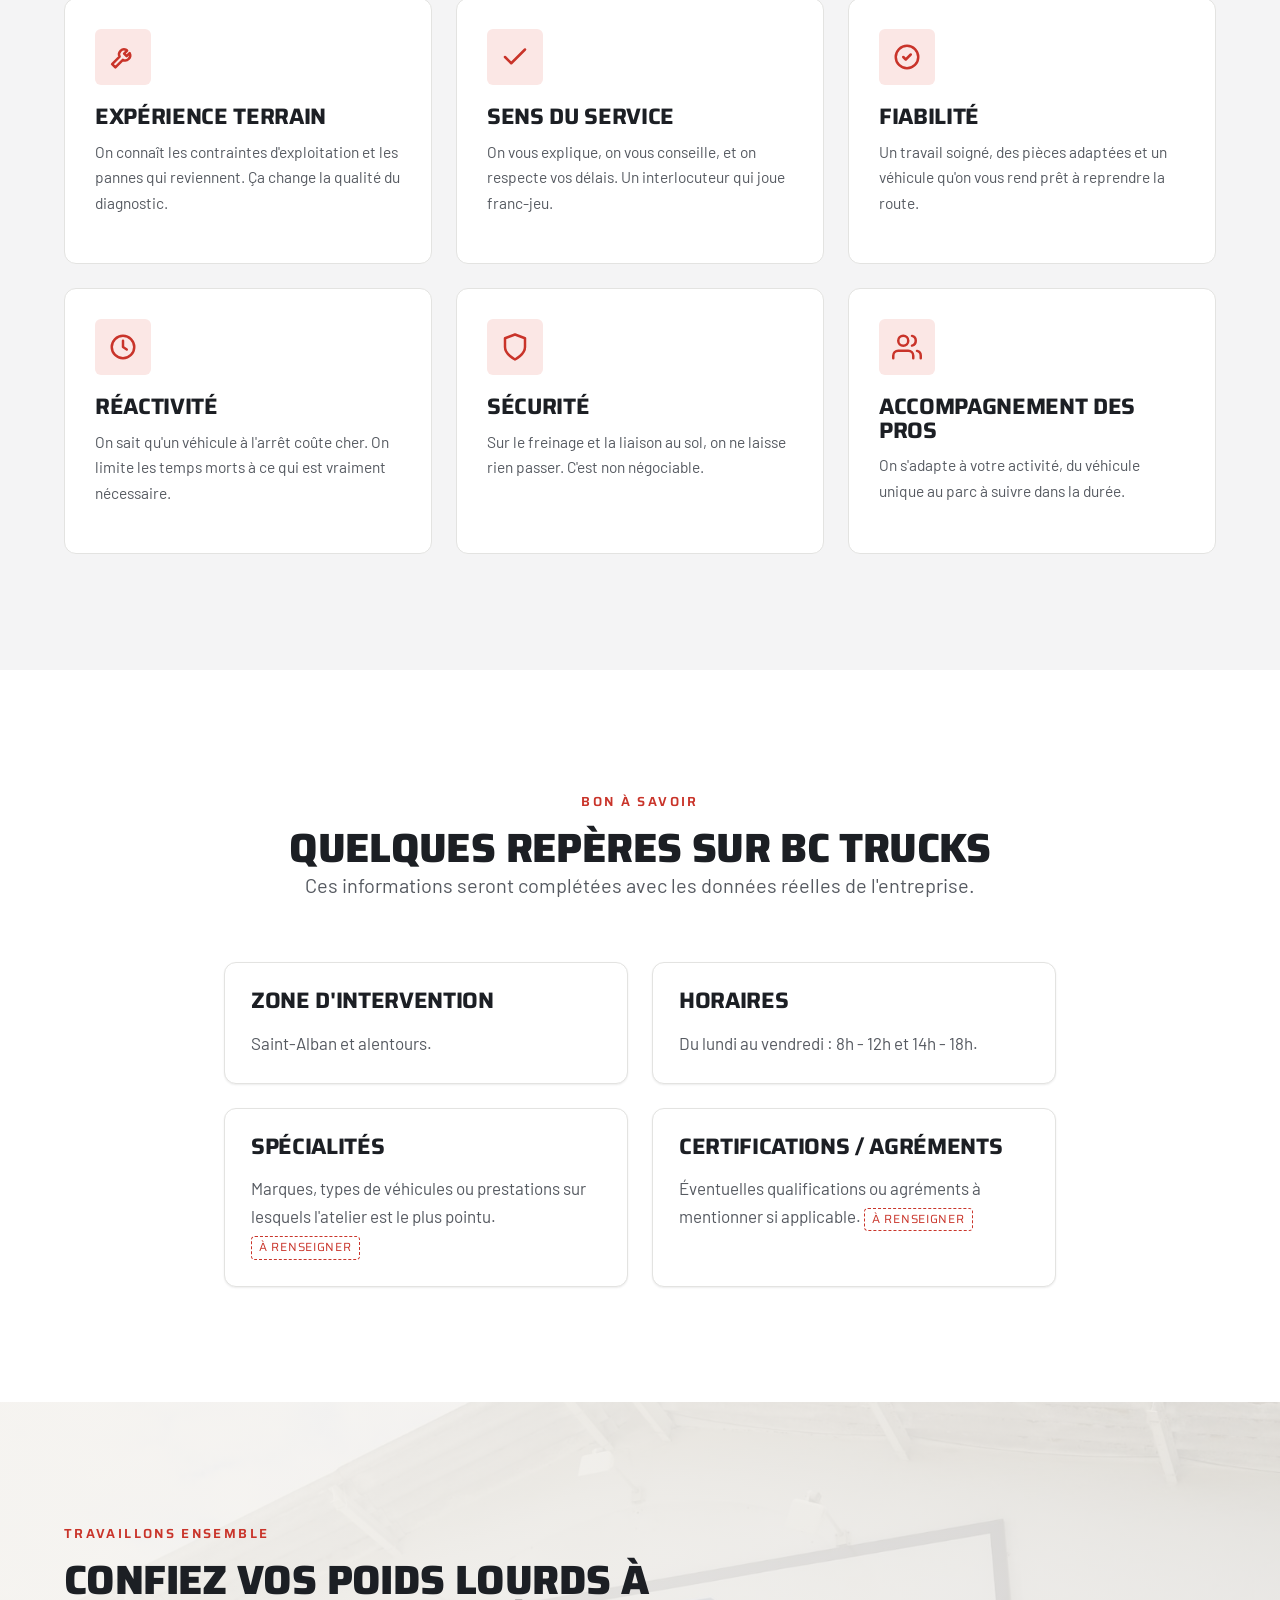
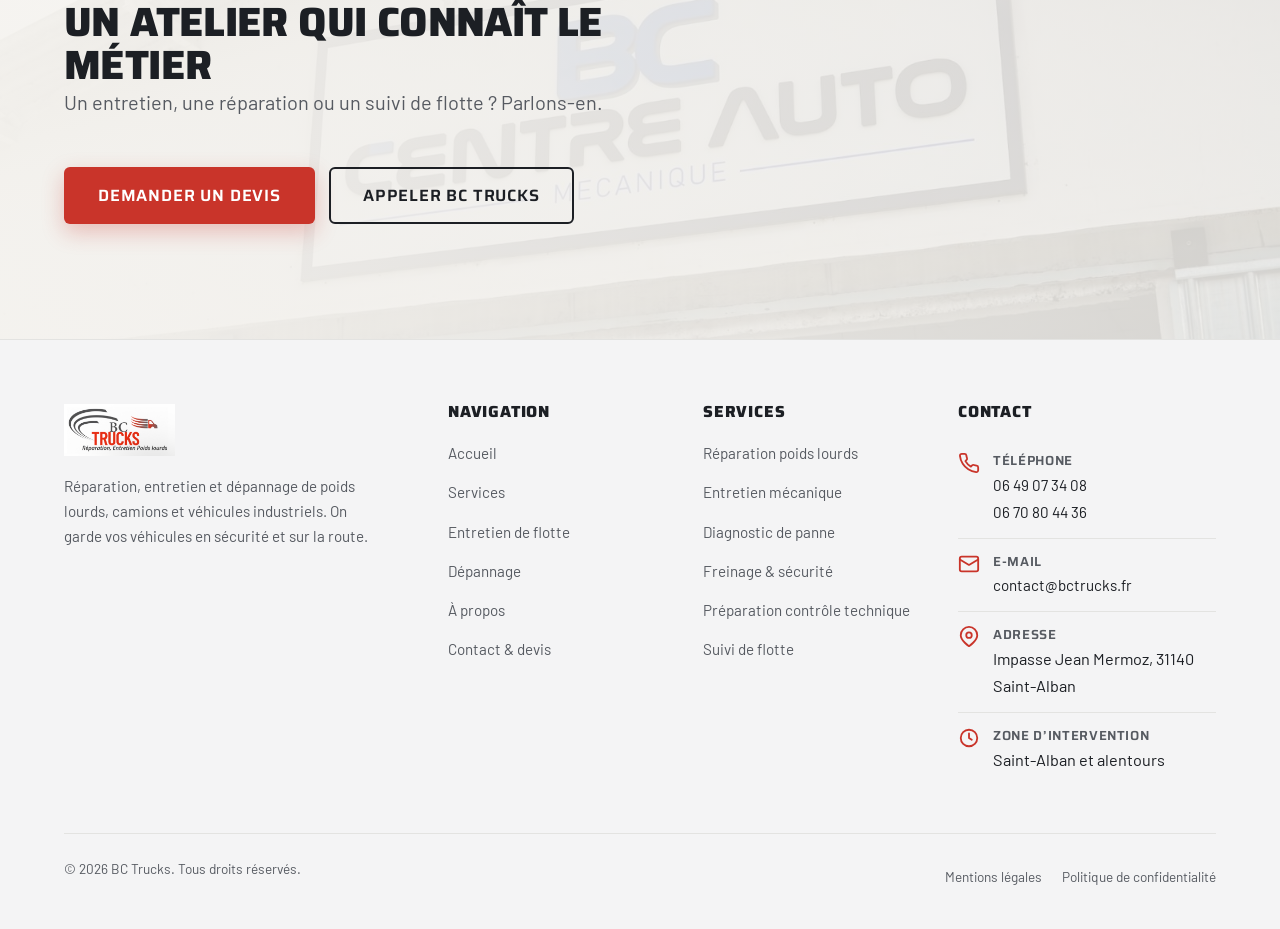
<file: a-propos/index.html>
<!DOCTYPE html>
<html lang="fr">
<head>
  <meta charset="UTF-8" />
  <meta name="viewport" content="width=device-width, initial-scale=1.0" />
  <title>À propos de BC Trucks · atelier mécanique poids lourds</title>
  <meta name="description" content="BC Trucks, atelier spécialisé dans la mécanique poids lourds et véhicules industriels, proche de ses clients professionnels. Expérience terrain, fiabilité et sécurité." />
  <link rel="canonical" href="https://www.bctrucks.fr/a-propos/" />
  <meta property="og:type" content="website" />
  <meta property="og:title" content="À propos de BC Trucks" />
  <meta property="og:description" content="Atelier spécialisé mécanique poids lourds, au service des professionnels de la route." />
  <meta property="og:locale" content="fr_FR" />
  <link rel="icon" type="image/svg+xml" href="../assets/img/logo.svg" />
  <link rel="manifest" href="../site.webmanifest" />
  <meta name="theme-color" content="#0e0f13" />
  <link rel="preconnect" href="https://fonts.googleapis.com" />
  <link rel="preconnect" href="https://fonts.gstatic.com" crossorigin />
  <link href="https://fonts.googleapis.com/css2?family=Saira:wght@500;600;700;800;900&family=Barlow:wght@400;500;600;700&display=swap" rel="stylesheet" />
  <link rel="stylesheet" href="../assets/css/main.css" />
  <script type="application/ld+json">
  {
    "@context": "https://schema.org",
    "@type": "BreadcrumbList",
    "itemListElement": [
      { "@type": "ListItem", "position": 1, "name": "Accueil", "item": "https://www.bctrucks.fr/" },
      { "@type": "ListItem", "position": 2, "name": "À propos", "item": "https://www.bctrucks.fr/a-propos/" }
    ]
  }
  </script>
</head>
<body>

  <header class="site-header">
    <div class="container header-inner">
      <a href="../" class="brand" aria-label="BC Trucks · Réparation et entretien poids lourds"><img src="../assets/img/logo-bctrucks.jpg" alt="BC Trucks · Réparation et entretien poids lourds" class="brand__logo" width="200" height="93" /></a>
      <nav class="main-nav" aria-label="Navigation principale">
        <a href="../">Accueil</a>
        <a href="../services/">Services</a>
        <a href="../entretien-flotte/">Entretien de flotte</a>
        <a href="../depannage-intervention/">Dépannage</a>
        <a href="../a-propos/" class="is-active">À propos</a>
        <a href="tel:+33649073408">Contact</a>
      </nav>
      <div class="header-cta">
        <a href="tel:+33649073408" class="header-phone">
          <svg viewBox="0 0 24 24" fill="none" stroke="currentColor" stroke-width="2" stroke-linecap="round" stroke-linejoin="round"><path d="M22 16.92v3a2 2 0 0 1-2.18 2 19.79 19.79 0 0 1-8.63-3.07 19.5 19.5 0 0 1-6-6 19.79 19.79 0 0 1-3.07-8.67A2 2 0 0 1 4.11 2h3a2 2 0 0 1 2 1.72c.13.96.36 1.9.7 2.81a2 2 0 0 1-.45 2.11L8.09 9.91a16 16 0 0 0 6 6l1.27-1.27a2 2 0 0 1 2.11-.45c.9.34 1.85.57 2.81.7A2 2 0 0 1 22 16.92z"/></svg>
          <span>Appeler<small>06 49 07 34 08</small></span>
        </a>
        <a href="tel:+33649073408" class="btn btn--primary">Demander un devis</a>
      </div>
      <button class="nav-toggle" aria-label="Ouvrir le menu" aria-expanded="false" aria-controls="mobile-nav"><span></span></button>
    </div>
  </header>

  <div class="mobile-nav" id="mobile-nav" aria-label="Menu mobile">
    <a href="../" class="m-link">Accueil <span>01</span></a>
    <a href="../services/" class="m-link">Services <span>02</span></a>
    <a href="../entretien-flotte/" class="m-link">Entretien de flotte <span>03</span></a>
    <a href="../depannage-intervention/" class="m-link">Dépannage / Intervention <span>04</span></a>
    <a href="../a-propos/" class="m-link">À propos <span>05</span></a>
    <a href="tel:+33649073408" class="m-link">Contact &amp; devis <span>06</span></a>
    <div class="btn-row">
      <a href="tel:+33649073408" class="btn btn--ghost">Appeler BC Trucks</a>
      <a href="tel:+33649073408" class="btn btn--primary">Demander un devis</a>
    </div>
  </div>

  <main>

    <section class="page-hero">
      <div class="page-hero__bg"><img src="../assets/img/devanture.jpg" alt="" width="1600" height="1066" /></div>
      <div class="page-hero__overlay"></div>
      <div class="container page-hero__inner">
        <nav class="breadcrumb" aria-label="Fil d'ariane"><a href="../">Accueil</a> / <span>À propos</span></nav>
        <h1>BC Trucks, un atelier au service des pros de la route</h1>
        <p class="lead">Notre métier&nbsp;: entretenir et réparer les poids lourds et véhicules industriels, en restant proche des entreprises et des conducteurs qui les utilisent.</p>
      </div>
    </section>

    <!-- Présentation -->
    <section class="section bg-light">
      <div class="container split">
        <div class="reveal">
          <span class="eyebrow">Notre approche</span>
          <h2>La mécanique poids lourds, c'est notre terrain</h2>
          <p class="text-soft">BC Trucks est spécialisé dans la mécanique des poids lourds, camions et véhicules industriels. On travaille pour des professionnels qui ont besoin de véhicules fiables pour faire tourner leur activité&nbsp;: transporteurs, artisans, entreprises avec parc.</p>
          <p class="text-soft">On n'est pas là pour empiler les interventions. On est là pour que vos véhicules roulent, en sécurité, le plus longtemps possible. Diagnostic honnête, réparation soignée et conseils clairs sur ce qui doit être surveillé&nbsp;: c'est notre façon de bosser.</p>
          <div class="btn-row" style="margin-top:22px">
            <a href="tel:+33649073408" class="btn btn--primary">Nous contacter</a>
            <a href="../services/" class="btn btn--outline-dark">Voir nos services</a>
          </div>
        </div>
        <div class="split__media reveal" data-delay="1">
          <img src="../assets/img/utilitaire-bctrucks.jpg" alt="Utilitaire BC Trucks floqué, réparation et entretien poids lourds" width="1448" height="1086" loading="lazy" />
          <span class="tag">Notre véhicule de service</span>
        </div>
      </div>
    </section>

    <!-- Valeurs -->
    <section class="section bg-carbon">
      <div class="container">
        <div class="section-head reveal">
          <span class="eyebrow">Ce qui compte pour nous</span>
          <h2>Une façon de travailler, pas juste des promesses</h2>
        </div>
        <div class="grid grid-3">
          <article class="card reveal"><div class="card__icon"><svg viewBox="0 0 24 24" fill="none" stroke="currentColor" stroke-width="2" stroke-linecap="round" stroke-linejoin="round"><path d="M14.7 6.3a4 4 0 0 0-5.4 5.4l-6 6 2.6 2.6 6-6a4 4 0 0 0 5.4-5.4l-2.4 2.4-2-2 2.4-2.4z"/></svg></div><h3>Expérience terrain</h3><p>On connaît les contraintes d'exploitation et les pannes qui reviennent. Ça change la qualité du diagnostic.</p></article>
          <article class="card reveal" data-delay="1"><div class="card__icon"><svg viewBox="0 0 24 24" fill="none" stroke="currentColor" stroke-width="2" stroke-linecap="round" stroke-linejoin="round"><path d="M20 6 9 17l-5-5"/></svg></div><h3>Sens du service</h3><p>On vous explique, on vous conseille, et on respecte vos délais. Un interlocuteur qui joue franc-jeu.</p></article>
          <article class="card reveal" data-delay="2"><div class="card__icon"><svg viewBox="0 0 24 24" fill="none" stroke="currentColor" stroke-width="2" stroke-linecap="round" stroke-linejoin="round"><circle cx="12" cy="12" r="9"/><path d="m9 12 2 2 4-4"/></svg></div><h3>Fiabilité</h3><p>Un travail soigné, des pièces adaptées et un véhicule qu'on vous rend prêt à reprendre la route.</p></article>
          <article class="card reveal"><div class="card__icon"><svg viewBox="0 0 24 24" fill="none" stroke="currentColor" stroke-width="2" stroke-linecap="round" stroke-linejoin="round"><circle cx="12" cy="12" r="9"/><path d="M12 7v5l3 2"/></svg></div><h3>Réactivité</h3><p>On sait qu'un véhicule à l'arrêt coûte cher. On limite les temps morts à ce qui est vraiment nécessaire.</p></article>
          <article class="card reveal" data-delay="1"><div class="card__icon"><svg viewBox="0 0 24 24" fill="none" stroke="currentColor" stroke-width="2" stroke-linecap="round" stroke-linejoin="round"><path d="M12 22s8-4 8-10V5l-8-3-8 3v7c0 6 8 10 8 10z"/></svg></div><h3>Sécurité</h3><p>Sur le freinage et la liaison au sol, on ne laisse rien passer. C'est non négociable.</p></article>
          <article class="card reveal" data-delay="2"><div class="card__icon"><svg viewBox="0 0 24 24" fill="none" stroke="currentColor" stroke-width="2" stroke-linecap="round" stroke-linejoin="round"><path d="M17 21v-2a4 4 0 0 0-4-4H5a4 4 0 0 0-4 4v2"/><circle cx="9" cy="7" r="4"/><path d="M23 21v-2a4 4 0 0 0-3-3.87M16 3.13a4 4 0 0 1 0 7.75"/></svg></div><h3>Accompagnement des pros</h3><p>On s'adapte à votre activité, du véhicule unique au parc à suivre dans la durée.</p></article>
        </div>
      </div>
    </section>

    <!-- Engagements / placeholder pour infos client -->
    <section class="section bg-light">
      <div class="container container--narrow">
        <div class="section-head section-head--center reveal">
          <span class="eyebrow">Bon à savoir</span>
          <h2>Quelques repères sur BC Trucks</h2>
          <p class="lead">Ces informations seront complétées avec les données réelles de l'entreprise.</p>
        </div>
        <div class="grid grid-2 reveal">
          <div class="info-card"><h3>Zone d'intervention</h3><p class="text-soft" style="margin:0">Saint-Alban et alentours.</p></div>
          <div class="info-card"><h3>Horaires</h3><p class="text-soft" style="margin:0">Du lundi au vendredi&nbsp;: 8h&nbsp;-&nbsp;12h et 14h&nbsp;-&nbsp;18h.</p></div>
          <div class="info-card"><h3>Spécialités</h3><p class="text-soft" style="margin:0">Marques, types de véhicules ou prestations sur lesquels l'atelier est le plus pointu. <span class="placeholder-tag">À renseigner</span></p></div>
          <div class="info-card"><h3>Certifications / agréments</h3><p class="text-soft" style="margin:0">Éventuelles qualifications ou agréments à mentionner si applicable. <span class="placeholder-tag">À renseigner</span></p></div>
        </div>
      </div>
    </section>

    <!-- CTA -->
    <section class="section cta-band">
      <div class="cta-band__bg"><img src="../assets/img/devanture.jpg" alt="" width="1600" height="1066" loading="lazy" /></div>
      <div class="cta-band__overlay"></div>
      <div class="container">
        <div class="reveal">
          <span class="eyebrow">Travaillons ensemble</span>
          <h2>Confiez vos poids lourds à un atelier qui connaît le métier</h2>
          <p class="lead">Un entretien, une réparation ou un suivi de flotte&nbsp;? Parlons-en.</p>
        </div>
        <div class="btn-row reveal" data-delay="1">
          <a href="tel:+33649073408" class="btn btn--primary btn--lg">Demander un devis</a>
          <a href="tel:+33649073408" class="btn btn--ghost btn--lg">Appeler BC Trucks</a>
        </div>
      </div>
    </section>

  </main>

  <footer class="site-footer">
    <div class="container">
      <div class="footer-top">
        <div class="footer-brand">
          <a href="../" class="brand" aria-label="BC Trucks · Réparation et entretien poids lourds"><img src="../assets/img/logo-bctrucks.jpg" alt="BC Trucks · Réparation et entretien poids lourds" class="brand__logo" width="200" height="93" /></a>
          <p>Réparation, entretien et dépannage de poids lourds, camions et véhicules industriels. On garde vos véhicules en sécurité et sur la route.</p>
        </div>
        <div class="footer-col">
          <h4>Navigation</h4>
          <ul>
            <li><a href="../">Accueil</a></li>
            <li><a href="../services/">Services</a></li>
            <li><a href="../entretien-flotte/">Entretien de flotte</a></li>
            <li><a href="../depannage-intervention/">Dépannage</a></li>
            <li><a href="../a-propos/">À propos</a></li>
            <li><a href="tel:+33649073408">Contact &amp; devis</a></li>
          </ul>
        </div>
        <div class="footer-col">
          <h4>Services</h4>
          <ul>
            <li><a href="../services/#reparation">Réparation poids lourds</a></li>
            <li><a href="../services/#entretien-courant">Entretien mécanique</a></li>
            <li><a href="../services/#diagnostic">Diagnostic de panne</a></li>
            <li><a href="../services/#securite">Freinage &amp; sécurité</a></li>
            <li><a href="../services/#securite">Préparation contrôle technique</a></li>
            <li><a href="../entretien-flotte/">Suivi de flotte</a></li>
          </ul>
        </div>
        <div class="footer-col footer-contact">
          <h4>Contact</h4>
          <div class="info-row"><svg viewBox="0 0 24 24" fill="none" stroke="currentColor" stroke-width="2" stroke-linecap="round" stroke-linejoin="round"><path d="M22 16.92v3a2 2 0 0 1-2.18 2 19.79 19.79 0 0 1-8.63-3.07 19.5 19.5 0 0 1-6-6 19.79 19.79 0 0 1-3.07-8.67A2 2 0 0 1 4.11 2h3a2 2 0 0 1 2 1.72c.13.96.36 1.9.7 2.81a2 2 0 0 1-.45 2.11L8.09 9.91a16 16 0 0 0 6 6l1.27-1.27a2 2 0 0 1 2.11-.45c.9.34 1.85.57 2.81.7A2 2 0 0 1 22 16.92z"/></svg><span><b>Téléphone</b><a href="tel:+33649073408">06 49 07 34 08</a><br><a href="tel:+33670804436">06 70 80 44 36</a></span></div>
          <div class="info-row"><svg viewBox="0 0 24 24" fill="none" stroke="currentColor" stroke-width="2" stroke-linecap="round" stroke-linejoin="round"><rect x="2" y="4" width="20" height="16" rx="2"/><path d="m2 7 10 6 10-6"/></svg><span><b>E-mail</b><a href="mailto:contact@bctrucks.fr">contact@bctrucks.fr</a></span></div>
          <div class="info-row"><svg viewBox="0 0 24 24" fill="none" stroke="currentColor" stroke-width="2" stroke-linecap="round" stroke-linejoin="round"><path d="M21 10c0 6-9 12-9 12s-9-6-9-12a9 9 0 0 1 18 0z"/><circle cx="12" cy="10" r="3"/></svg><span><b>Adresse</b><span>Impasse Jean Mermoz, 31140 Saint-Alban</span></span></div>
          <div class="info-row"><svg viewBox="0 0 24 24" fill="none" stroke="currentColor" stroke-width="2" stroke-linecap="round" stroke-linejoin="round"><circle cx="12" cy="12" r="9"/><path d="M12 7v5l3 2"/></svg><span><b>Zone d’intervention</b><span>Saint-Alban et alentours</span></span></div>
        </div>
      </div>
      <div class="footer-bottom">
        <p>&copy; <span data-year>2026</span> BC Trucks. Tous droits réservés.</p>
        <div class="footer-legal-links">
          <a href="../mentions-legales/">Mentions légales</a>
          <a href="../politique-confidentialite/">Politique de confidentialité</a>
        </div>
      </div>
    </div>
  </footer>

  <div class="mobile-bar">
    <a href="tel:+33649073408" class="btn btn--dark"><svg viewBox="0 0 24 24" fill="none" stroke="currentColor" stroke-width="2" stroke-linecap="round" stroke-linejoin="round"><path d="M22 16.92v3a2 2 0 0 1-2.18 2 19.79 19.79 0 0 1-8.63-3.07 19.5 19.5 0 0 1-6-6 19.79 19.79 0 0 1-3.07-8.67A2 2 0 0 1 4.11 2h3a2 2 0 0 1 2 1.72c.13.96.36 1.9.7 2.81a2 2 0 0 1-.45 2.11L8.09 9.91a16 16 0 0 0 6 6l1.27-1.27a2 2 0 0 1 2.11-.45c.9.34 1.85.57 2.81.7A2 2 0 0 1 22 16.92z"/></svg>Appeler</a>
    <a href="tel:+33649073408" class="btn btn--primary">Demander un devis</a>
  </div>

  <script src="../assets/js/main.js" defer></script>
</body>
</html>
</file>
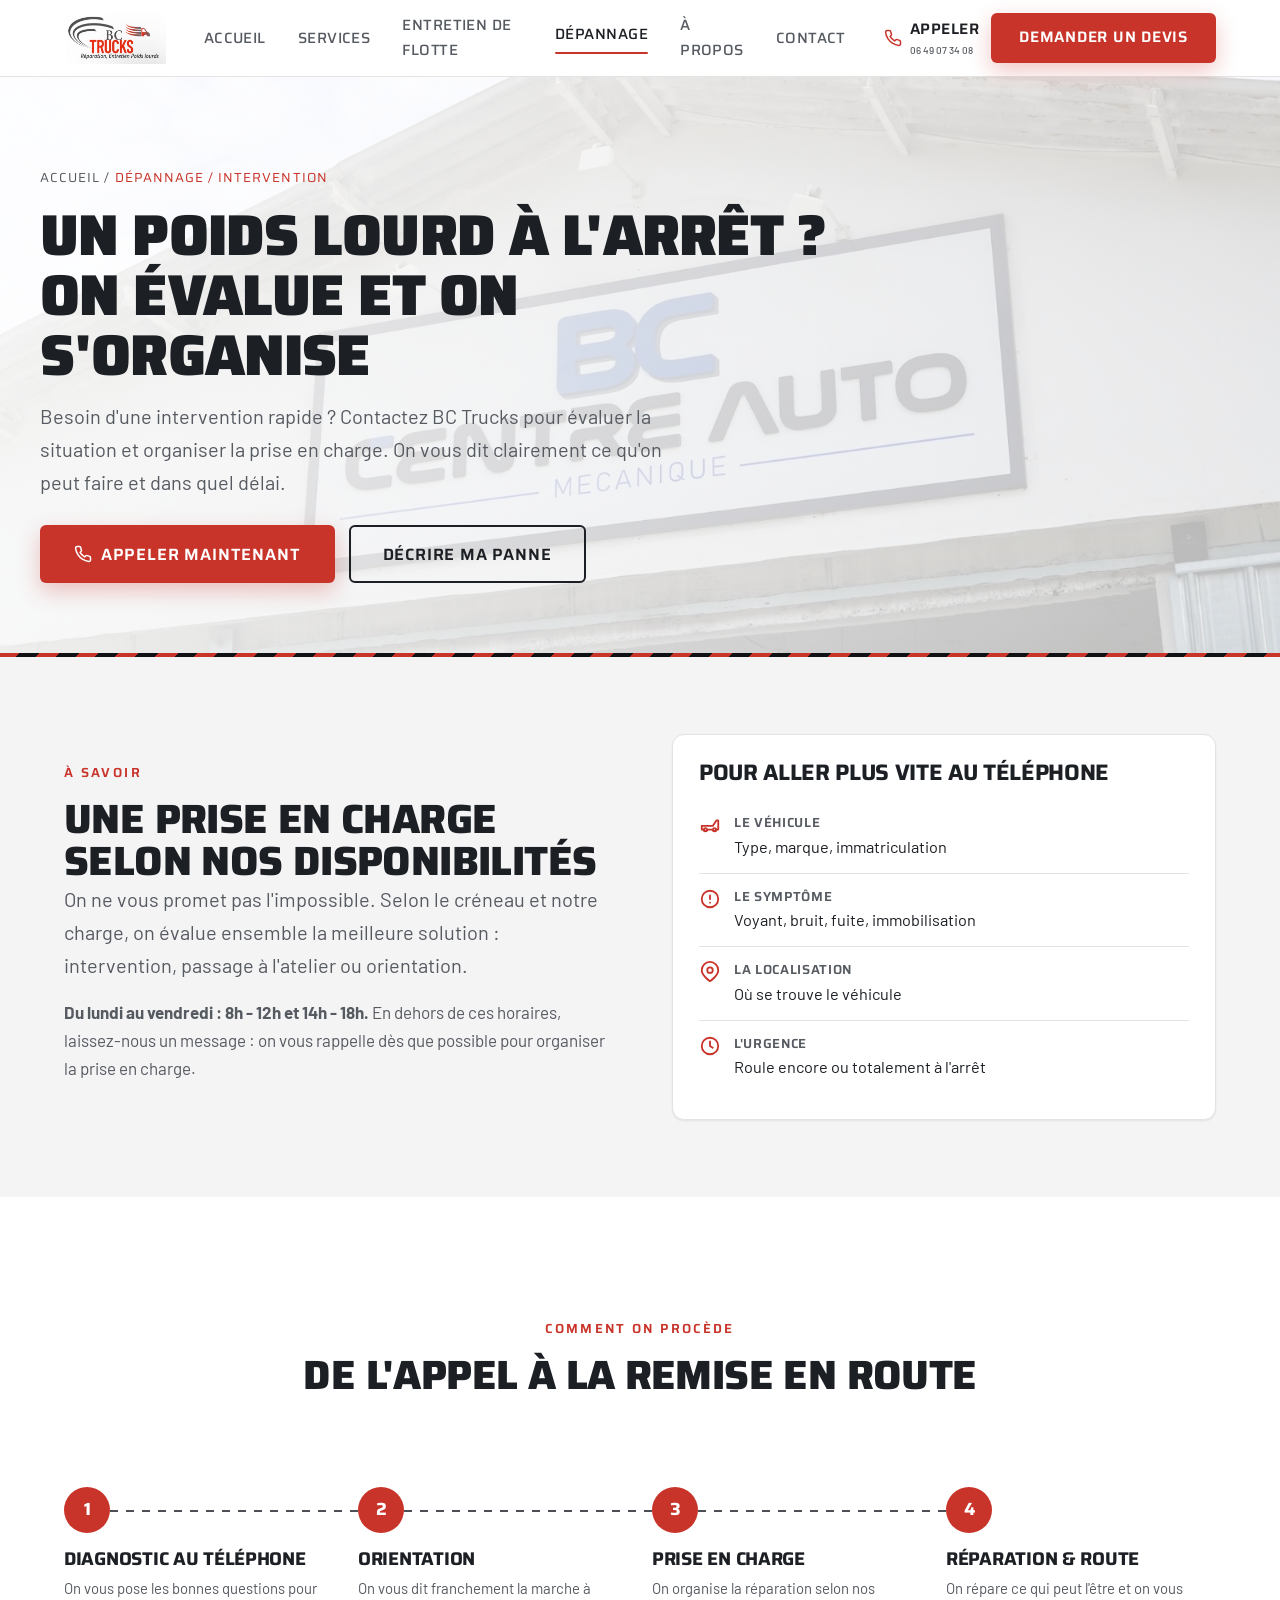
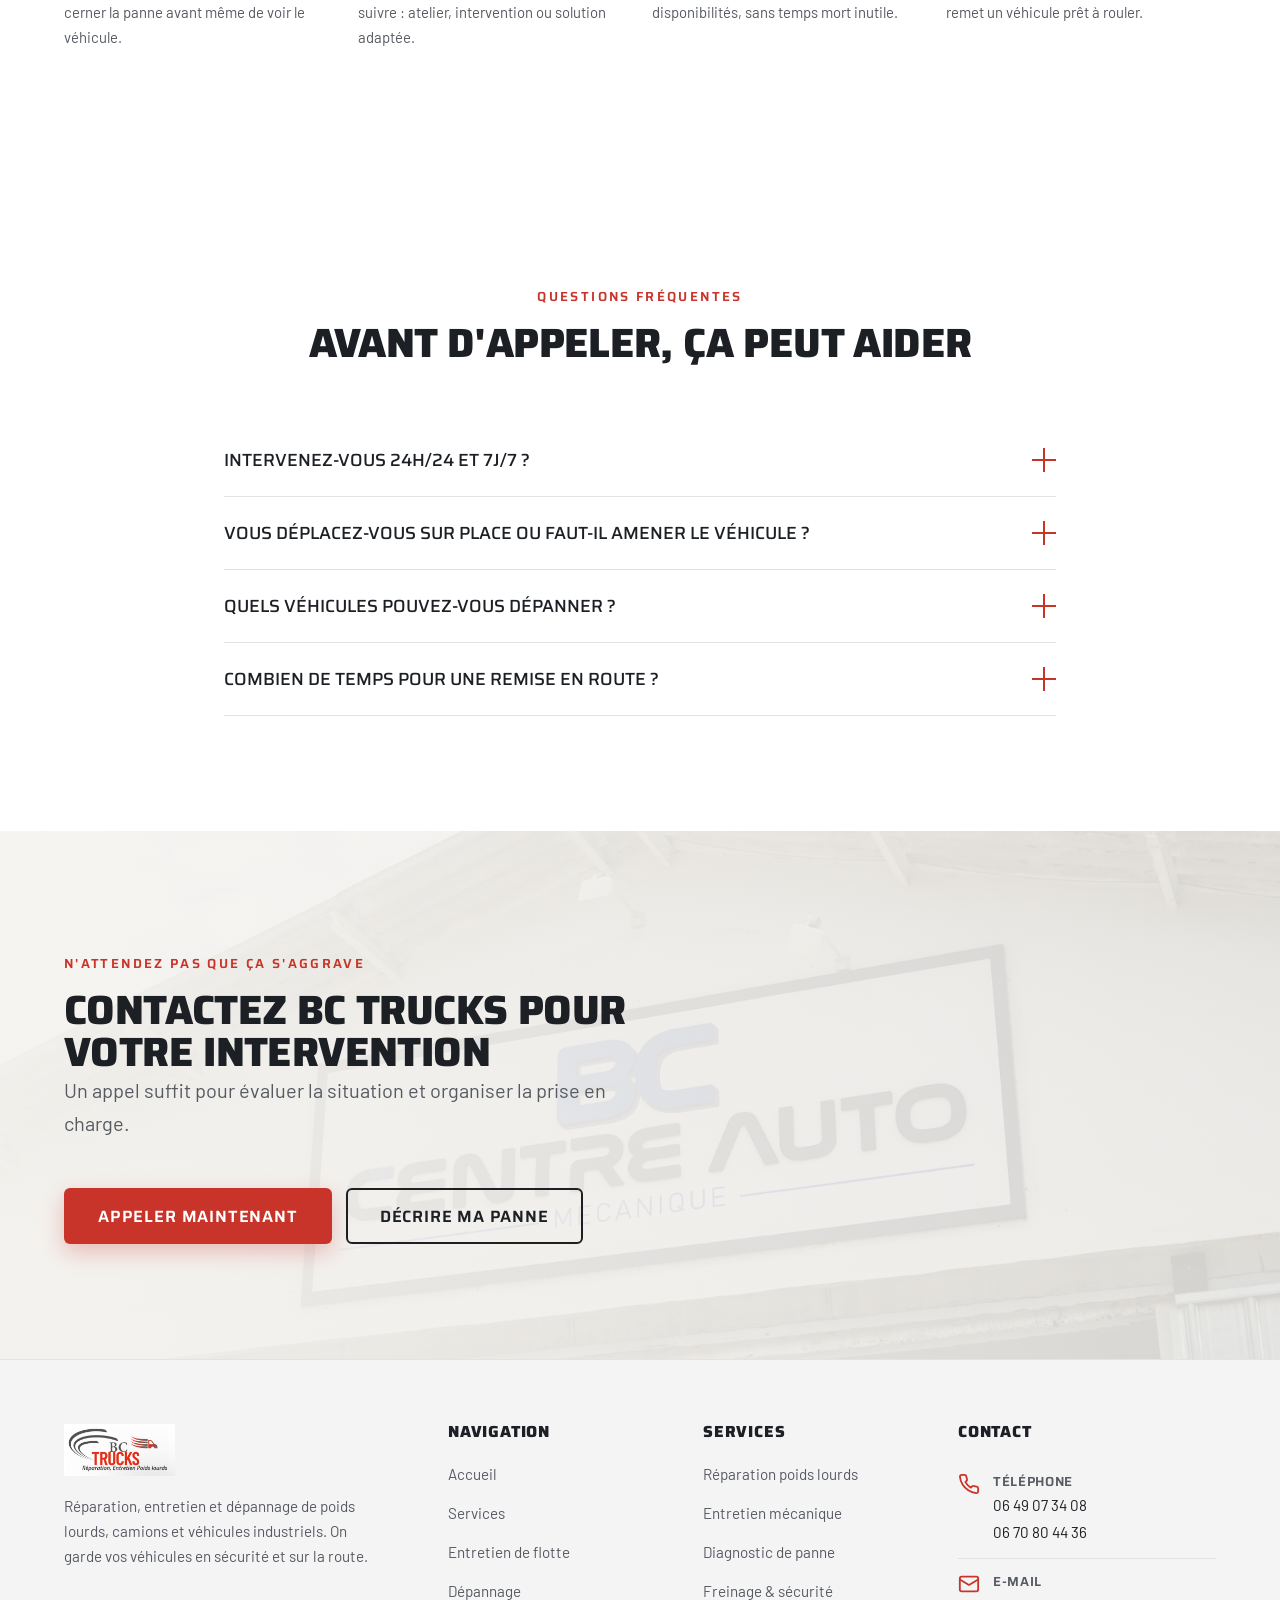
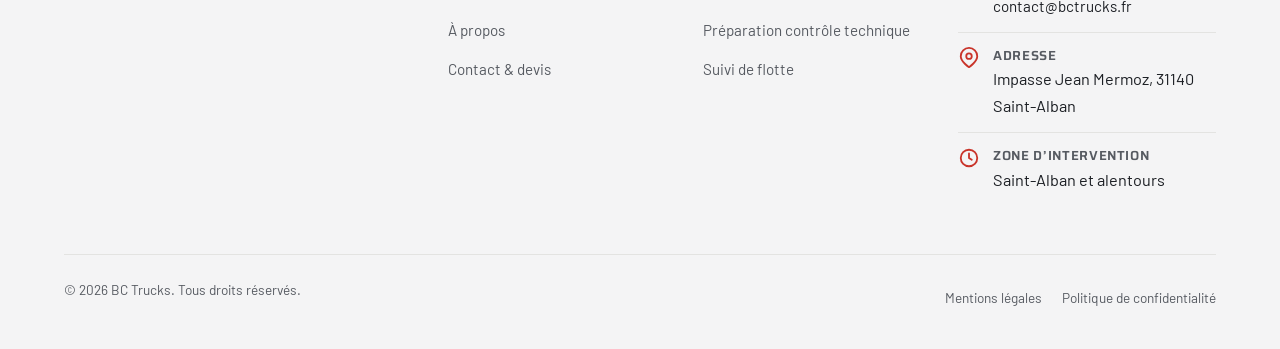
<file: depannage-intervention/index.html>
<!DOCTYPE html>
<html lang="fr">
<head>
  <meta charset="UTF-8" />
  <meta name="viewport" content="width=device-width, initial-scale=1.0" />
  <title>Dépannage poids lourds &amp; intervention rapide | BC Trucks</title>
  <meta name="description" content="Poids lourd en panne ? BC Trucks évalue la situation, vous oriente et organise la prise en charge selon ses disponibilités. Contact rapide pour intervention." />
  <link rel="canonical" href="https://www.bctrucks.fr/depannage-intervention/" />
  <meta property="og:type" content="website" />
  <meta property="og:title" content="Dépannage poids lourds &amp; intervention · BC Trucks" />
  <meta property="og:description" content="Évaluation, orientation et prise en charge des poids lourds en panne selon disponibilités." />
  <meta property="og:locale" content="fr_FR" />
  <link rel="icon" type="image/svg+xml" href="../assets/img/logo.svg" />
  <link rel="manifest" href="../site.webmanifest" />
  <meta name="theme-color" content="#0e0f13" />
  <link rel="preconnect" href="https://fonts.googleapis.com" />
  <link rel="preconnect" href="https://fonts.gstatic.com" crossorigin />
  <link href="https://fonts.googleapis.com/css2?family=Saira:wght@500;600;700;800;900&family=Barlow:wght@400;500;600;700&display=swap" rel="stylesheet" />
  <link rel="stylesheet" href="../assets/css/main.css" />
  <script type="application/ld+json">
  {
    "@context": "https://schema.org",
    "@type": "BreadcrumbList",
    "itemListElement": [
      { "@type": "ListItem", "position": 1, "name": "Accueil", "item": "https://www.bctrucks.fr/" },
      { "@type": "ListItem", "position": 2, "name": "Dépannage / Intervention", "item": "https://www.bctrucks.fr/depannage-intervention/" }
    ]
  }
  </script>
</head>
<body>

  <header class="site-header">
    <div class="container header-inner">
      <a href="../" class="brand" aria-label="BC Trucks · Réparation et entretien poids lourds"><img src="../assets/img/logo-bctrucks.jpg" alt="BC Trucks · Réparation et entretien poids lourds" class="brand__logo" width="200" height="93" /></a>
      <nav class="main-nav" aria-label="Navigation principale">
        <a href="../">Accueil</a>
        <a href="../services/">Services</a>
        <a href="../entretien-flotte/">Entretien de flotte</a>
        <a href="../depannage-intervention/" class="is-active">Dépannage</a>
        <a href="../a-propos/">À propos</a>
        <a href="tel:+33649073408">Contact</a>
      </nav>
      <div class="header-cta">
        <a href="tel:+33649073408" class="header-phone">
          <svg viewBox="0 0 24 24" fill="none" stroke="currentColor" stroke-width="2" stroke-linecap="round" stroke-linejoin="round"><path d="M22 16.92v3a2 2 0 0 1-2.18 2 19.79 19.79 0 0 1-8.63-3.07 19.5 19.5 0 0 1-6-6 19.79 19.79 0 0 1-3.07-8.67A2 2 0 0 1 4.11 2h3a2 2 0 0 1 2 1.72c.13.96.36 1.9.7 2.81a2 2 0 0 1-.45 2.11L8.09 9.91a16 16 0 0 0 6 6l1.27-1.27a2 2 0 0 1 2.11-.45c.9.34 1.85.57 2.81.7A2 2 0 0 1 22 16.92z"/></svg>
          <span>Appeler<small>06 49 07 34 08</small></span>
        </a>
        <a href="tel:+33649073408" class="btn btn--primary">Demander un devis</a>
      </div>
      <button class="nav-toggle" aria-label="Ouvrir le menu" aria-expanded="false" aria-controls="mobile-nav"><span></span></button>
    </div>
  </header>

  <div class="mobile-nav" id="mobile-nav" aria-label="Menu mobile">
    <a href="../" class="m-link">Accueil <span>01</span></a>
    <a href="../services/" class="m-link">Services <span>02</span></a>
    <a href="../entretien-flotte/" class="m-link">Entretien de flotte <span>03</span></a>
    <a href="../depannage-intervention/" class="m-link">Dépannage / Intervention <span>04</span></a>
    <a href="../a-propos/" class="m-link">À propos <span>05</span></a>
    <a href="tel:+33649073408" class="m-link">Contact &amp; devis <span>06</span></a>
    <div class="btn-row">
      <a href="tel:+33649073408" class="btn btn--ghost">Appeler BC Trucks</a>
      <a href="tel:+33649073408" class="btn btn--primary">Demander un devis</a>
    </div>
  </div>

  <main>

    <section class="page-hero">
      <div class="page-hero__bg"><img src="../assets/img/devanture.jpg" alt="" width="1600" height="1066" /></div>
      <div class="page-hero__overlay"></div>
      <div class="container page-hero__inner">
        <nav class="breadcrumb" aria-label="Fil d'ariane"><a href="../">Accueil</a> / <span>Dépannage / Intervention</span></nav>
        <h1>Un poids lourd à l'arrêt&nbsp;? On évalue et on s'organise</h1>
        <p class="lead">Besoin d'une intervention rapide&nbsp;? Contactez BC Trucks pour évaluer la situation et organiser la prise en charge. On vous dit clairement ce qu'on peut faire et dans quel délai.</p>
        <div class="btn-row" style="margin-top:26px">
          <a href="tel:+33649073408" class="btn btn--primary btn--lg">
            <svg viewBox="0 0 24 24" fill="none" stroke="currentColor" stroke-width="2" stroke-linecap="round" stroke-linejoin="round"><path d="M22 16.92v3a2 2 0 0 1-2.18 2 19.79 19.79 0 0 1-8.63-3.07 19.5 19.5 0 0 1-6-6 19.79 19.79 0 0 1-3.07-8.67A2 2 0 0 1 4.11 2h3a2 2 0 0 1 2 1.72c.13.96.36 1.9.7 2.81a2 2 0 0 1-.45 2.11L8.09 9.91a16 16 0 0 0 6 6l1.27-1.27a2 2 0 0 1 2.11-.45c.9.34 1.85.57 2.81.7A2 2 0 0 1 22 16.92z"/></svg>
            Appeler maintenant
          </a>
          <a href="tel:+33649073408" class="btn btn--ghost btn--lg">Décrire ma panne</a>
        </div>
      </div>
    </section>

    <!-- Disponibilité -->
    <div class="hazard-line"></div>
    <section class="section--tight bg-steel">
      <div class="container">
        <div class="split" style="align-items:center">
          <div class="reveal">
            <span class="eyebrow">À savoir</span>
            <h2>Une prise en charge selon nos disponibilités</h2>
            <p class="lead">On ne vous promet pas l'impossible. Selon le créneau et notre charge, on évalue ensemble la meilleure solution&nbsp;: intervention, passage à l'atelier ou orientation.</p>
            <p class="text-soft"><strong>Du lundi au vendredi&nbsp;: 8h&nbsp;-&nbsp;12h et 14h&nbsp;-&nbsp;18h.</strong> En dehors de ces horaires, laissez-nous un message&nbsp;: on vous rappelle dès que possible pour organiser la prise en charge.</p>
          </div>
          <div class="reveal" data-delay="1">
            <div class="info-card">
              <h3>Pour aller plus vite au téléphone</h3>
              <div class="info-row"><svg viewBox="0 0 24 24" fill="none" stroke="currentColor" stroke-width="2" stroke-linecap="round" stroke-linejoin="round"><path d="M3 13h12l4-6h2v10h-2a2 2 0 0 1-4 0H9a2 2 0 0 1-4 0H3z"/><circle cx="7" cy="17" r="1.6"/><circle cx="17" cy="17" r="1.6"/></svg><span><b>Le véhicule</b><span>Type, marque, immatriculation</span></span></div>
              <div class="info-row"><svg viewBox="0 0 24 24" fill="none" stroke="currentColor" stroke-width="2" stroke-linecap="round" stroke-linejoin="round"><circle cx="12" cy="12" r="9"/><path d="M12 8v4M12 16h.01"/></svg><span><b>Le symptôme</b><span>Voyant, bruit, fuite, immobilisation</span></span></div>
              <div class="info-row"><svg viewBox="0 0 24 24" fill="none" stroke="currentColor" stroke-width="2" stroke-linecap="round" stroke-linejoin="round"><path d="M21 10c0 6-9 12-9 12s-9-6-9-12a9 9 0 0 1 18 0z"/><circle cx="12" cy="10" r="3"/></svg><span><b>La localisation</b><span>Où se trouve le véhicule</span></span></div>
              <div class="info-row"><svg viewBox="0 0 24 24" fill="none" stroke="currentColor" stroke-width="2" stroke-linecap="round" stroke-linejoin="round"><circle cx="12" cy="12" r="9"/><path d="M12 7v5l3 2"/></svg><span><b>L'urgence</b><span>Roule encore ou totalement à l'arrêt</span></span></div>
            </div>
          </div>
        </div>
      </div>
    </section>

    <!-- Déroulé -->
    <section class="section bg-light">
      <div class="container">
        <div class="section-head section-head--center reveal">
          <span class="eyebrow">Comment on procède</span>
          <h2>De l'appel à la remise en route</h2>
        </div>
        <div class="steps">
          <div class="step reveal"><div class="step__no">1</div><h3>Diagnostic au téléphone</h3><p>On vous pose les bonnes questions pour cerner la panne avant même de voir le véhicule.</p></div>
          <div class="step reveal" data-delay="1"><div class="step__no">2</div><h3>Orientation</h3><p>On vous dit franchement la marche à suivre&nbsp;: atelier, intervention ou solution adaptée.</p></div>
          <div class="step reveal" data-delay="2"><div class="step__no">3</div><h3>Prise en charge</h3><p>On organise la réparation selon nos disponibilités, sans temps mort inutile.</p></div>
          <div class="step reveal" data-delay="3"><div class="step__no">4</div><h3>Réparation &amp; route</h3><p>On répare ce qui peut l'être et on vous remet un véhicule prêt à rouler.</p></div>
        </div>
      </div>
    </section>

    <!-- FAQ -->
    <section class="section bg-night">
      <div class="container container--narrow">
        <div class="section-head section-head--center reveal">
          <span class="eyebrow">Questions fréquentes</span>
          <h2>Avant d'appeler, ça peut aider</h2>
        </div>
        <div class="reveal">
          <div class="faq-item">
            <button class="faq-q" aria-expanded="false">Intervenez-vous 24h/24 et 7j/7 ?<span class="ico"></span></button>
            <div class="faq-a"><div class="faq-a__inner">Nous intervenons sur nos horaires d'ouverture&nbsp;: du lundi au vendredi, 8h&nbsp;-&nbsp;12h et 14h&nbsp;-&nbsp;18h. En dehors de ces créneaux, laissez-nous un message&nbsp;: on vous rappelle dès que possible. On préfère être clairs plutôt que de promettre ce qu'on ne tient pas.</div></div>
          </div>
          <div class="faq-item">
            <button class="faq-q" aria-expanded="false">Vous déplacez-vous sur place ou faut-il amener le véhicule ?<span class="ico"></span></button>
            <div class="faq-a"><div class="faq-a__inner">Cela dépend de la panne et de la localisation. Selon les cas, l'intervention se fait à l'atelier ou un acheminement est organisé. <span class="placeholder-tag">Modalités à préciser</span></div></div>
          </div>
          <div class="faq-item">
            <button class="faq-q" aria-expanded="false">Quels véhicules pouvez-vous dépanner ?<span class="ico"></span></button>
            <div class="faq-a"><div class="faq-a__inner">Poids lourds, camions, véhicules industriels et utilitaires professionnels. Pour les remorques et semi-remorques, on évalue selon le besoin. En cas de doute, appelez&nbsp;: on vous dit tout de suite si on peut prendre en charge.</div></div>
          </div>
          <div class="faq-item">
            <button class="faq-q" aria-expanded="false">Combien de temps pour une remise en route ?<span class="ico"></span></button>
            <div class="faq-a"><div class="faq-a__inner">Impossible à dire sans diagnostic. Une fois la panne identifiée et les pièces disponibles, on vous donne une estimation réaliste et on limite l'immobilisation au strict nécessaire.</div></div>
          </div>
        </div>
      </div>
    </section>

    <!-- CTA -->
    <section class="section cta-band">
      <div class="cta-band__bg"><img src="../assets/img/devanture.jpg" alt="" width="1600" height="1066" loading="lazy" /></div>
      <div class="cta-band__overlay"></div>
      <div class="container">
        <div class="reveal">
          <span class="eyebrow">N'attendez pas que ça s'aggrave</span>
          <h2>Contactez BC Trucks pour votre intervention</h2>
          <p class="lead">Un appel suffit pour évaluer la situation et organiser la prise en charge.</p>
        </div>
        <div class="btn-row reveal" data-delay="1">
          <a href="tel:+33649073408" class="btn btn--primary btn--lg">Appeler maintenant</a>
          <a href="tel:+33649073408" class="btn btn--ghost btn--lg">Décrire ma panne</a>
        </div>
      </div>
    </section>

  </main>

  <footer class="site-footer">
    <div class="container">
      <div class="footer-top">
        <div class="footer-brand">
          <a href="../" class="brand" aria-label="BC Trucks · Réparation et entretien poids lourds"><img src="../assets/img/logo-bctrucks.jpg" alt="BC Trucks · Réparation et entretien poids lourds" class="brand__logo" width="200" height="93" /></a>
          <p>Réparation, entretien et dépannage de poids lourds, camions et véhicules industriels. On garde vos véhicules en sécurité et sur la route.</p>
        </div>
        <div class="footer-col">
          <h4>Navigation</h4>
          <ul>
            <li><a href="../">Accueil</a></li>
            <li><a href="../services/">Services</a></li>
            <li><a href="../entretien-flotte/">Entretien de flotte</a></li>
            <li><a href="../depannage-intervention/">Dépannage</a></li>
            <li><a href="../a-propos/">À propos</a></li>
            <li><a href="tel:+33649073408">Contact &amp; devis</a></li>
          </ul>
        </div>
        <div class="footer-col">
          <h4>Services</h4>
          <ul>
            <li><a href="../services/#reparation">Réparation poids lourds</a></li>
            <li><a href="../services/#entretien-courant">Entretien mécanique</a></li>
            <li><a href="../services/#diagnostic">Diagnostic de panne</a></li>
            <li><a href="../services/#securite">Freinage &amp; sécurité</a></li>
            <li><a href="../services/#securite">Préparation contrôle technique</a></li>
            <li><a href="../entretien-flotte/">Suivi de flotte</a></li>
          </ul>
        </div>
        <div class="footer-col footer-contact">
          <h4>Contact</h4>
          <div class="info-row"><svg viewBox="0 0 24 24" fill="none" stroke="currentColor" stroke-width="2" stroke-linecap="round" stroke-linejoin="round"><path d="M22 16.92v3a2 2 0 0 1-2.18 2 19.79 19.79 0 0 1-8.63-3.07 19.5 19.5 0 0 1-6-6 19.79 19.79 0 0 1-3.07-8.67A2 2 0 0 1 4.11 2h3a2 2 0 0 1 2 1.72c.13.96.36 1.9.7 2.81a2 2 0 0 1-.45 2.11L8.09 9.91a16 16 0 0 0 6 6l1.27-1.27a2 2 0 0 1 2.11-.45c.9.34 1.85.57 2.81.7A2 2 0 0 1 22 16.92z"/></svg><span><b>Téléphone</b><a href="tel:+33649073408">06 49 07 34 08</a><br><a href="tel:+33670804436">06 70 80 44 36</a></span></div>
          <div class="info-row"><svg viewBox="0 0 24 24" fill="none" stroke="currentColor" stroke-width="2" stroke-linecap="round" stroke-linejoin="round"><rect x="2" y="4" width="20" height="16" rx="2"/><path d="m2 7 10 6 10-6"/></svg><span><b>E-mail</b><a href="mailto:contact@bctrucks.fr">contact@bctrucks.fr</a></span></div>
          <div class="info-row"><svg viewBox="0 0 24 24" fill="none" stroke="currentColor" stroke-width="2" stroke-linecap="round" stroke-linejoin="round"><path d="M21 10c0 6-9 12-9 12s-9-6-9-12a9 9 0 0 1 18 0z"/><circle cx="12" cy="10" r="3"/></svg><span><b>Adresse</b><span>Impasse Jean Mermoz, 31140 Saint-Alban</span></span></div>
          <div class="info-row"><svg viewBox="0 0 24 24" fill="none" stroke="currentColor" stroke-width="2" stroke-linecap="round" stroke-linejoin="round"><circle cx="12" cy="12" r="9"/><path d="M12 7v5l3 2"/></svg><span><b>Zone d’intervention</b><span>Saint-Alban et alentours</span></span></div>
        </div>
      </div>
      <div class="footer-bottom">
        <p>&copy; <span data-year>2026</span> BC Trucks. Tous droits réservés.</p>
        <div class="footer-legal-links">
          <a href="../mentions-legales/">Mentions légales</a>
          <a href="../politique-confidentialite/">Politique de confidentialité</a>
        </div>
      </div>
    </div>
  </footer>

  <div class="mobile-bar">
    <a href="tel:+33649073408" class="btn btn--dark"><svg viewBox="0 0 24 24" fill="none" stroke="currentColor" stroke-width="2" stroke-linecap="round" stroke-linejoin="round"><path d="M22 16.92v3a2 2 0 0 1-2.18 2 19.79 19.79 0 0 1-8.63-3.07 19.5 19.5 0 0 1-6-6 19.79 19.79 0 0 1-3.07-8.67A2 2 0 0 1 4.11 2h3a2 2 0 0 1 2 1.72c.13.96.36 1.9.7 2.81a2 2 0 0 1-.45 2.11L8.09 9.91a16 16 0 0 0 6 6l1.27-1.27a2 2 0 0 1 2.11-.45c.9.34 1.85.57 2.81.7A2 2 0 0 1 22 16.92z"/></svg>Appeler</a>
    <a href="tel:+33649073408" class="btn btn--primary">Demander un devis</a>
  </div>

  <script src="../assets/js/main.js" defer></script>
</body>
</html>
</file>
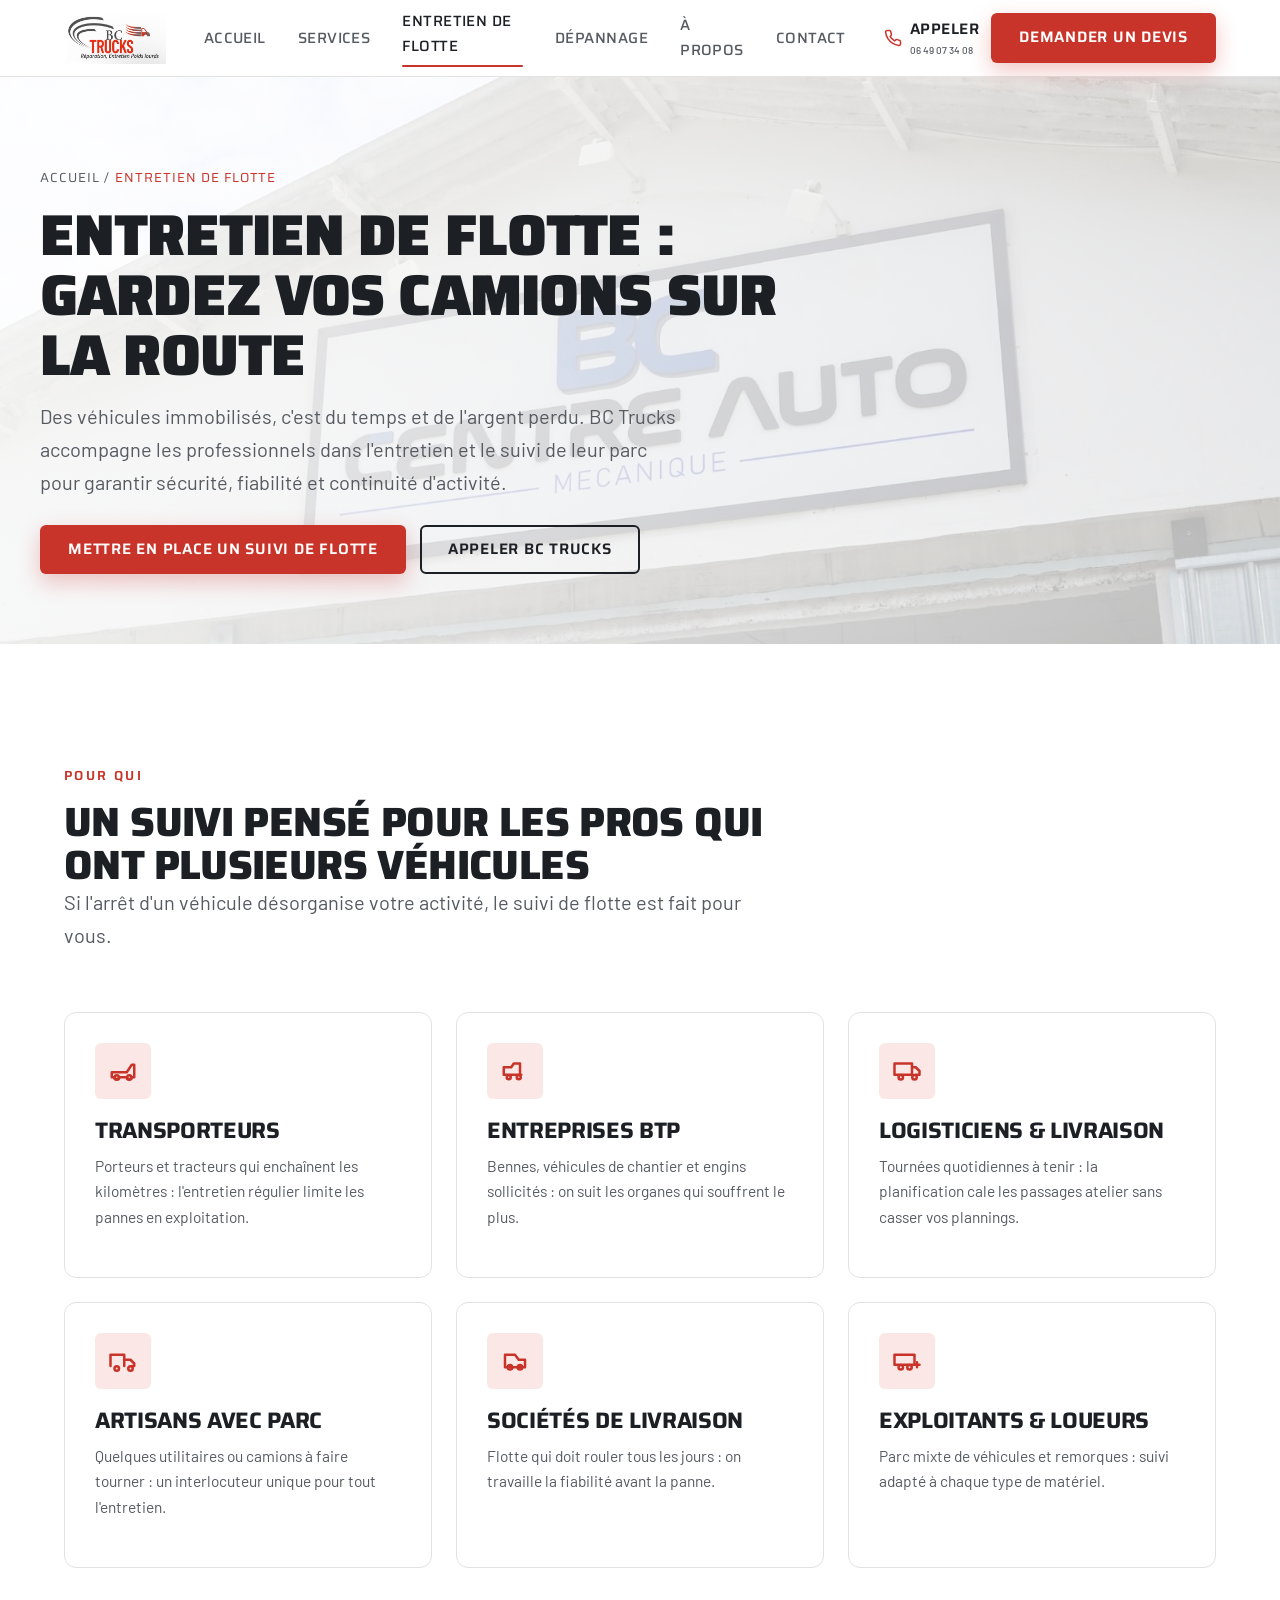
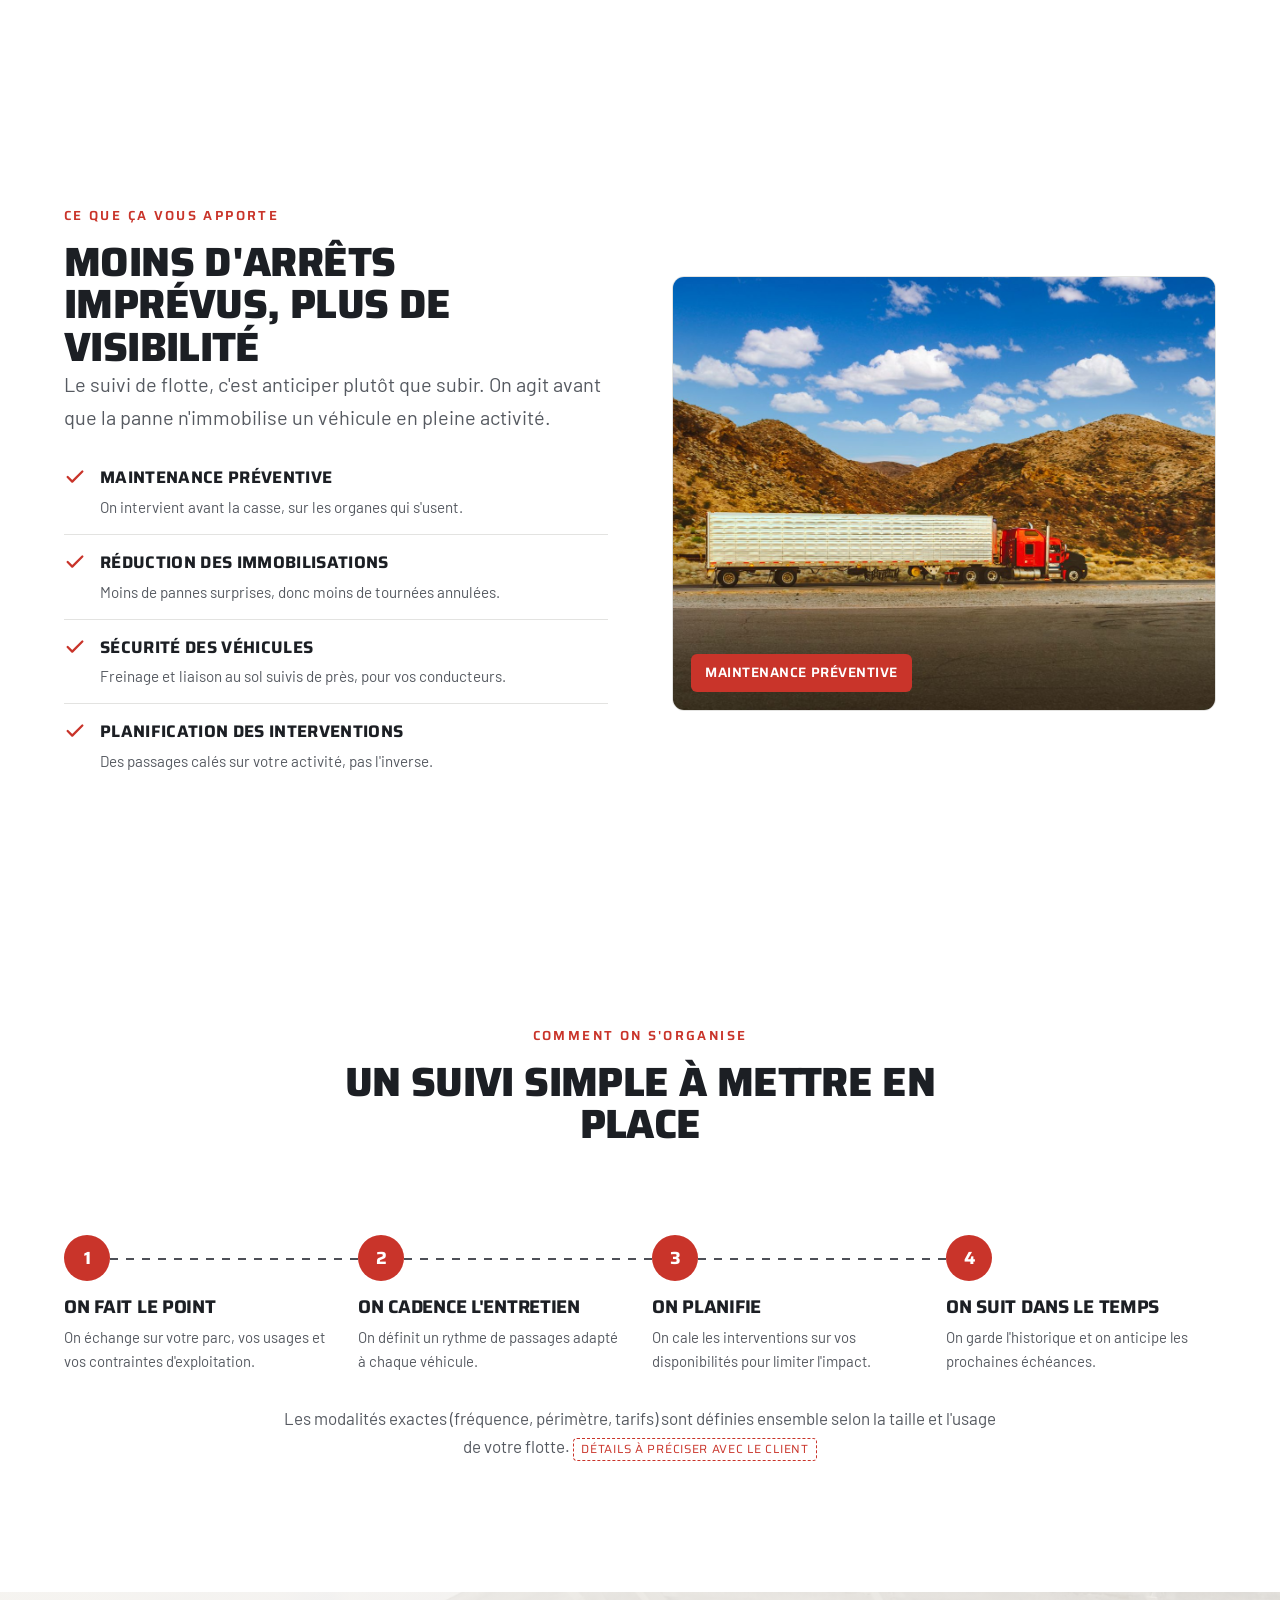
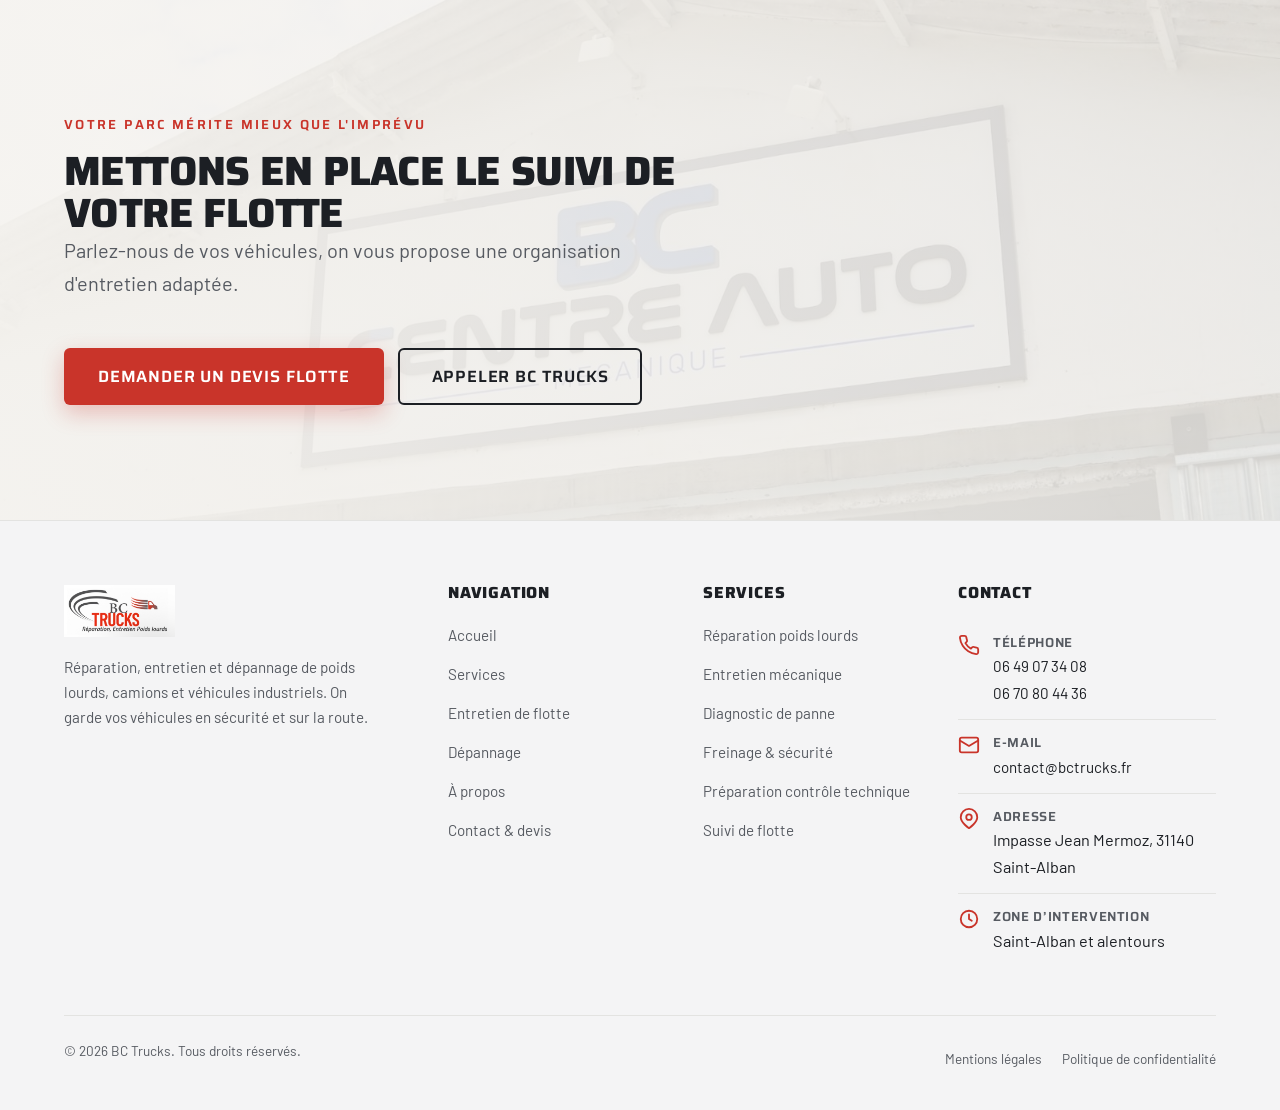
<file: entretien-flotte/index.html>
<!DOCTYPE html>
<html lang="fr">
<head>
  <meta charset="UTF-8" />
  <meta name="viewport" content="width=device-width, initial-scale=1.0" />
  <title>Entretien de flotte de camions · maintenance pour pros | BC Trucks</title>
  <meta name="description" content="BC Trucks accompagne transporteurs, BTP, logisticiens et artisans dans l'entretien de leur flotte de poids lourds : maintenance préventive, planification et réduction des immobilisations." />
  <link rel="canonical" href="https://www.bctrucks.fr/entretien-flotte/" />
  <meta property="og:type" content="website" />
  <meta property="og:title" content="Entretien de flotte de camions · BC Trucks" />
  <meta property="og:description" content="Maintenance préventive et suivi régulier pour les parcs de véhicules professionnels." />
  <meta property="og:locale" content="fr_FR" />
  <link rel="icon" type="image/svg+xml" href="../assets/img/logo.svg" />
  <link rel="manifest" href="../site.webmanifest" />
  <meta name="theme-color" content="#0e0f13" />
  <link rel="preconnect" href="https://fonts.googleapis.com" />
  <link rel="preconnect" href="https://fonts.gstatic.com" crossorigin />
  <link href="https://fonts.googleapis.com/css2?family=Saira:wght@500;600;700;800;900&family=Barlow:wght@400;500;600;700&display=swap" rel="stylesheet" />
  <link rel="stylesheet" href="../assets/css/main.css" />
  <script type="application/ld+json">
  {
    "@context": "https://schema.org",
    "@type": "BreadcrumbList",
    "itemListElement": [
      { "@type": "ListItem", "position": 1, "name": "Accueil", "item": "https://www.bctrucks.fr/" },
      { "@type": "ListItem", "position": 2, "name": "Entretien de flotte", "item": "https://www.bctrucks.fr/entretien-flotte/" }
    ]
  }
  </script>
</head>
<body>

  <header class="site-header">
    <div class="container header-inner">
      <a href="../" class="brand" aria-label="BC Trucks · Réparation et entretien poids lourds"><img src="../assets/img/logo-bctrucks.jpg" alt="BC Trucks · Réparation et entretien poids lourds" class="brand__logo" width="200" height="93" /></a>
      <nav class="main-nav" aria-label="Navigation principale">
        <a href="../">Accueil</a>
        <a href="../services/">Services</a>
        <a href="../entretien-flotte/" class="is-active">Entretien de flotte</a>
        <a href="../depannage-intervention/">Dépannage</a>
        <a href="../a-propos/">À propos</a>
        <a href="tel:+33649073408">Contact</a>
      </nav>
      <div class="header-cta">
        <a href="tel:+33649073408" class="header-phone">
          <svg viewBox="0 0 24 24" fill="none" stroke="currentColor" stroke-width="2" stroke-linecap="round" stroke-linejoin="round"><path d="M22 16.92v3a2 2 0 0 1-2.18 2 19.79 19.79 0 0 1-8.63-3.07 19.5 19.5 0 0 1-6-6 19.79 19.79 0 0 1-3.07-8.67A2 2 0 0 1 4.11 2h3a2 2 0 0 1 2 1.72c.13.96.36 1.9.7 2.81a2 2 0 0 1-.45 2.11L8.09 9.91a16 16 0 0 0 6 6l1.27-1.27a2 2 0 0 1 2.11-.45c.9.34 1.85.57 2.81.7A2 2 0 0 1 22 16.92z"/></svg>
          <span>Appeler<small>06 49 07 34 08</small></span>
        </a>
        <a href="tel:+33649073408" class="btn btn--primary">Demander un devis</a>
      </div>
      <button class="nav-toggle" aria-label="Ouvrir le menu" aria-expanded="false" aria-controls="mobile-nav"><span></span></button>
    </div>
  </header>

  <div class="mobile-nav" id="mobile-nav" aria-label="Menu mobile">
    <a href="../" class="m-link">Accueil <span>01</span></a>
    <a href="../services/" class="m-link">Services <span>02</span></a>
    <a href="../entretien-flotte/" class="m-link">Entretien de flotte <span>03</span></a>
    <a href="../depannage-intervention/" class="m-link">Dépannage / Intervention <span>04</span></a>
    <a href="../a-propos/" class="m-link">À propos <span>05</span></a>
    <a href="tel:+33649073408" class="m-link">Contact &amp; devis <span>06</span></a>
    <div class="btn-row">
      <a href="tel:+33649073408" class="btn btn--ghost">Appeler BC Trucks</a>
      <a href="tel:+33649073408" class="btn btn--primary">Demander un devis</a>
    </div>
  </div>

  <main>

    <section class="page-hero">
      <div class="page-hero__bg"><img src="../assets/img/devanture.jpg" alt="" width="1600" height="1066" /></div>
      <div class="page-hero__overlay"></div>
      <div class="container page-hero__inner">
        <nav class="breadcrumb" aria-label="Fil d'ariane"><a href="../">Accueil</a> / <span>Entretien de flotte</span></nav>
        <h1>Entretien de flotte&nbsp;: gardez vos camions sur la route</h1>
        <p class="lead">Des véhicules immobilisés, c'est du temps et de l'argent perdu. BC Trucks accompagne les professionnels dans l'entretien et le suivi de leur parc pour garantir sécurité, fiabilité et continuité d'activité.</p>
        <div class="btn-row" style="margin-top:26px">
          <a href="tel:+33649073408" class="btn btn--primary">Mettre en place un suivi de flotte</a>
          <a href="tel:+33649073408" class="btn btn--ghost">Appeler BC Trucks</a>
        </div>
      </div>
    </section>

    <!-- À qui ça s'adresse -->
    <section class="section bg-light">
      <div class="container">
        <div class="section-head reveal">
          <span class="eyebrow">Pour qui</span>
          <h2>Un suivi pensé pour les pros qui ont plusieurs véhicules</h2>
          <p class="lead">Si l'arrêt d'un véhicule désorganise votre activité, le suivi de flotte est fait pour vous.</p>
        </div>
        <div class="grid grid-3">
          <article class="card reveal"><div class="card__icon"><svg viewBox="0 0 24 24" fill="none" stroke="currentColor" stroke-width="2" stroke-linecap="round" stroke-linejoin="round"><path d="M3 13h12l4-6h2v10h-2a2 2 0 0 1-4 0H9a2 2 0 0 1-4 0H3z"/><circle cx="7" cy="17" r="1.6"/><circle cx="17" cy="17" r="1.6"/></svg></div><h3>Transporteurs</h3><p>Porteurs et tracteurs qui enchaînent les kilomètres&nbsp;: l'entretien régulier limite les pannes en exploitation.</p></article>
          <article class="card reveal" data-delay="1"><div class="card__icon"><svg viewBox="0 0 24 24" fill="none" stroke="currentColor" stroke-width="2" stroke-linecap="round" stroke-linejoin="round"><path d="M3 15V9h6l2-3h5v9M3 15h14"/><circle cx="7" cy="17" r="1.6"/><circle cx="15" cy="17" r="1.6"/></svg></div><h3>Entreprises BTP</h3><p>Bennes, véhicules de chantier et engins sollicités&nbsp;: on suit les organes qui souffrent le plus.</p></article>
          <article class="card reveal" data-delay="2"><div class="card__icon"><svg viewBox="0 0 24 24" fill="none" stroke="currentColor" stroke-width="2" stroke-linecap="round" stroke-linejoin="round"><rect x="2" y="6" width="14" height="9"/><path d="M16 9h3l3 3v3h-3"/><circle cx="7" cy="17" r="1.8"/><circle cx="18" cy="17" r="1.8"/></svg></div><h3>Logisticiens &amp; livraison</h3><p>Tournées quotidiennes à tenir&nbsp;: la planification cale les passages atelier sans casser vos plannings.</p></article>
          <article class="card reveal"><div class="card__icon"><svg viewBox="0 0 24 24" fill="none" stroke="currentColor" stroke-width="2" stroke-linecap="round" stroke-linejoin="round"><path d="M2 16V7h11v9M13 11h5l3 3v2h-2"/><circle cx="7" cy="18" r="1.8"/><circle cx="18" cy="18" r="1.8"/></svg></div><h3>Artisans avec parc</h3><p>Quelques utilitaires ou camions à faire tourner&nbsp;: un interlocuteur unique pour tout l'entretien.</p></article>
          <article class="card reveal" data-delay="1"><div class="card__icon"><svg viewBox="0 0 24 24" fill="none" stroke="currentColor" stroke-width="2" stroke-linecap="round" stroke-linejoin="round"><path d="M4 17V7h8l3 4h5v6M4 17h16"/><circle cx="8" cy="17" r="1.8"/><circle cx="16" cy="17" r="1.8"/></svg></div><h3>Sociétés de livraison</h3><p>Flotte qui doit rouler tous les jours&nbsp;: on travaille la fiabilité avant la panne.</p></article>
          <article class="card reveal" data-delay="2"><div class="card__icon"><svg viewBox="0 0 24 24" fill="none" stroke="currentColor" stroke-width="2" stroke-linecap="round" stroke-linejoin="round"><rect x="2" y="7" width="16" height="8"/><path d="M18 15h4M20 13v4"/><circle cx="7" cy="17" r="1.8"/><circle cx="14" cy="17" r="1.8"/></svg></div><h3>Exploitants &amp; loueurs</h3><p>Parc mixte de véhicules et remorques&nbsp;: suivi adapté à chaque type de matériel.</p></article>
        </div>
      </div>
    </section>

    <!-- Bénéfices -->
    <section class="section bg-night">
      <div class="container split">
        <div class="reveal">
          <span class="eyebrow">Ce que ça vous apporte</span>
          <h2>Moins d'arrêts imprévus, plus de visibilité</h2>
          <p class="lead">Le suivi de flotte, c'est anticiper plutôt que subir. On agit avant que la panne n'immobilise un véhicule en pleine activité.</p>
          <ul class="check-list" style="margin-top:8px">
            <li><svg viewBox="0 0 24 24" fill="none" stroke="currentColor" stroke-width="2.5" stroke-linecap="round" stroke-linejoin="round"><path d="M20 6 9 17l-5-5"/></svg><div><b>Maintenance préventive</b><span>On intervient avant la casse, sur les organes qui s'usent.</span></div></li>
            <li><svg viewBox="0 0 24 24" fill="none" stroke="currentColor" stroke-width="2.5" stroke-linecap="round" stroke-linejoin="round"><path d="M20 6 9 17l-5-5"/></svg><div><b>Réduction des immobilisations</b><span>Moins de pannes surprises, donc moins de tournées annulées.</span></div></li>
            <li><svg viewBox="0 0 24 24" fill="none" stroke="currentColor" stroke-width="2.5" stroke-linecap="round" stroke-linejoin="round"><path d="M20 6 9 17l-5-5"/></svg><div><b>Sécurité des véhicules</b><span>Freinage et liaison au sol suivis de près, pour vos conducteurs.</span></div></li>
            <li><svg viewBox="0 0 24 24" fill="none" stroke="currentColor" stroke-width="2.5" stroke-linecap="round" stroke-linejoin="round"><path d="M20 6 9 17l-5-5"/></svg><div><b>Planification des interventions</b><span>Des passages calés sur votre activité, pas l'inverse.</span></div></li>
          </ul>
        </div>
        <div class="split__media reveal" data-delay="1">
          <img src="../assets/img/stock-camion-1.jpg" alt="Atelier assurant la maintenance d'une flotte de camions" width="1600" height="983" loading="lazy" />
          <span class="tag">Maintenance préventive</span>
        </div>
      </div>
    </section>

    <!-- Comment ça marche -->
    <section class="section bg-light">
      <div class="container">
        <div class="section-head section-head--center reveal">
          <span class="eyebrow">Comment on s'organise</span>
          <h2>Un suivi simple à mettre en place</h2>
        </div>
        <div class="steps">
          <div class="step reveal"><div class="step__no">1</div><h3>On fait le point</h3><p>On échange sur votre parc, vos usages et vos contraintes d'exploitation.</p></div>
          <div class="step reveal" data-delay="1"><div class="step__no">2</div><h3>On cadence l'entretien</h3><p>On définit un rythme de passages adapté à chaque véhicule.</p></div>
          <div class="step reveal" data-delay="2"><div class="step__no">3</div><h3>On planifie</h3><p>On cale les interventions sur vos disponibilités pour limiter l'impact.</p></div>
          <div class="step reveal" data-delay="3"><div class="step__no">4</div><h3>On suit dans le temps</h3><p>On garde l'historique et on anticipe les prochaines échéances.</p></div>
        </div>
        <p class="center text-soft" style="margin-top:30px; max-width:720px; margin-left:auto; margin-right:auto">Les modalités exactes (fréquence, périmètre, tarifs) sont définies ensemble selon la taille et l'usage de votre flotte. <span class="placeholder-tag">Détails à préciser avec le client</span></p>
      </div>
    </section>

    <!-- CTA -->
    <section class="section cta-band">
      <div class="cta-band__bg"><img src="../assets/img/devanture.jpg" alt="" width="1600" height="1066" loading="lazy" /></div>
      <div class="cta-band__overlay"></div>
      <div class="container">
        <div class="reveal">
          <span class="eyebrow">Votre parc mérite mieux que l'imprévu</span>
          <h2>Mettons en place le suivi de votre flotte</h2>
          <p class="lead">Parlez-nous de vos véhicules, on vous propose une organisation d'entretien adaptée.</p>
        </div>
        <div class="btn-row reveal" data-delay="1">
          <a href="tel:+33649073408" class="btn btn--primary btn--lg">Demander un devis flotte</a>
          <a href="tel:+33649073408" class="btn btn--ghost btn--lg">Appeler BC Trucks</a>
        </div>
      </div>
    </section>

  </main>

  <footer class="site-footer">
    <div class="container">
      <div class="footer-top">
        <div class="footer-brand">
          <a href="../" class="brand" aria-label="BC Trucks · Réparation et entretien poids lourds"><img src="../assets/img/logo-bctrucks.jpg" alt="BC Trucks · Réparation et entretien poids lourds" class="brand__logo" width="200" height="93" /></a>
          <p>Réparation, entretien et dépannage de poids lourds, camions et véhicules industriels. On garde vos véhicules en sécurité et sur la route.</p>
        </div>
        <div class="footer-col">
          <h4>Navigation</h4>
          <ul>
            <li><a href="../">Accueil</a></li>
            <li><a href="../services/">Services</a></li>
            <li><a href="../entretien-flotte/">Entretien de flotte</a></li>
            <li><a href="../depannage-intervention/">Dépannage</a></li>
            <li><a href="../a-propos/">À propos</a></li>
            <li><a href="tel:+33649073408">Contact &amp; devis</a></li>
          </ul>
        </div>
        <div class="footer-col">
          <h4>Services</h4>
          <ul>
            <li><a href="../services/#reparation">Réparation poids lourds</a></li>
            <li><a href="../services/#entretien-courant">Entretien mécanique</a></li>
            <li><a href="../services/#diagnostic">Diagnostic de panne</a></li>
            <li><a href="../services/#securite">Freinage &amp; sécurité</a></li>
            <li><a href="../services/#securite">Préparation contrôle technique</a></li>
            <li><a href="../entretien-flotte/">Suivi de flotte</a></li>
          </ul>
        </div>
        <div class="footer-col footer-contact">
          <h4>Contact</h4>
          <div class="info-row"><svg viewBox="0 0 24 24" fill="none" stroke="currentColor" stroke-width="2" stroke-linecap="round" stroke-linejoin="round"><path d="M22 16.92v3a2 2 0 0 1-2.18 2 19.79 19.79 0 0 1-8.63-3.07 19.5 19.5 0 0 1-6-6 19.79 19.79 0 0 1-3.07-8.67A2 2 0 0 1 4.11 2h3a2 2 0 0 1 2 1.72c.13.96.36 1.9.7 2.81a2 2 0 0 1-.45 2.11L8.09 9.91a16 16 0 0 0 6 6l1.27-1.27a2 2 0 0 1 2.11-.45c.9.34 1.85.57 2.81.7A2 2 0 0 1 22 16.92z"/></svg><span><b>Téléphone</b><a href="tel:+33649073408">06 49 07 34 08</a><br><a href="tel:+33670804436">06 70 80 44 36</a></span></div>
          <div class="info-row"><svg viewBox="0 0 24 24" fill="none" stroke="currentColor" stroke-width="2" stroke-linecap="round" stroke-linejoin="round"><rect x="2" y="4" width="20" height="16" rx="2"/><path d="m2 7 10 6 10-6"/></svg><span><b>E-mail</b><a href="mailto:contact@bctrucks.fr">contact@bctrucks.fr</a></span></div>
          <div class="info-row"><svg viewBox="0 0 24 24" fill="none" stroke="currentColor" stroke-width="2" stroke-linecap="round" stroke-linejoin="round"><path d="M21 10c0 6-9 12-9 12s-9-6-9-12a9 9 0 0 1 18 0z"/><circle cx="12" cy="10" r="3"/></svg><span><b>Adresse</b><span>Impasse Jean Mermoz, 31140 Saint-Alban</span></span></div>
          <div class="info-row"><svg viewBox="0 0 24 24" fill="none" stroke="currentColor" stroke-width="2" stroke-linecap="round" stroke-linejoin="round"><circle cx="12" cy="12" r="9"/><path d="M12 7v5l3 2"/></svg><span><b>Zone d’intervention</b><span>Saint-Alban et alentours</span></span></div>
        </div>
      </div>
      <div class="footer-bottom">
        <p>&copy; <span data-year>2026</span> BC Trucks. Tous droits réservés.</p>
        <div class="footer-legal-links">
          <a href="../mentions-legales/">Mentions légales</a>
          <a href="../politique-confidentialite/">Politique de confidentialité</a>
        </div>
      </div>
    </div>
  </footer>

  <div class="mobile-bar">
    <a href="tel:+33649073408" class="btn btn--dark"><svg viewBox="0 0 24 24" fill="none" stroke="currentColor" stroke-width="2" stroke-linecap="round" stroke-linejoin="round"><path d="M22 16.92v3a2 2 0 0 1-2.18 2 19.79 19.79 0 0 1-8.63-3.07 19.5 19.5 0 0 1-6-6 19.79 19.79 0 0 1-3.07-8.67A2 2 0 0 1 4.11 2h3a2 2 0 0 1 2 1.72c.13.96.36 1.9.7 2.81a2 2 0 0 1-.45 2.11L8.09 9.91a16 16 0 0 0 6 6l1.27-1.27a2 2 0 0 1 2.11-.45c.9.34 1.85.57 2.81.7A2 2 0 0 1 22 16.92z"/></svg>Appeler</a>
    <a href="tel:+33649073408" class="btn btn--primary">Demander un devis</a>
  </div>

  <script src="../assets/js/main.js" defer></script>
</body>
</html>
</file>
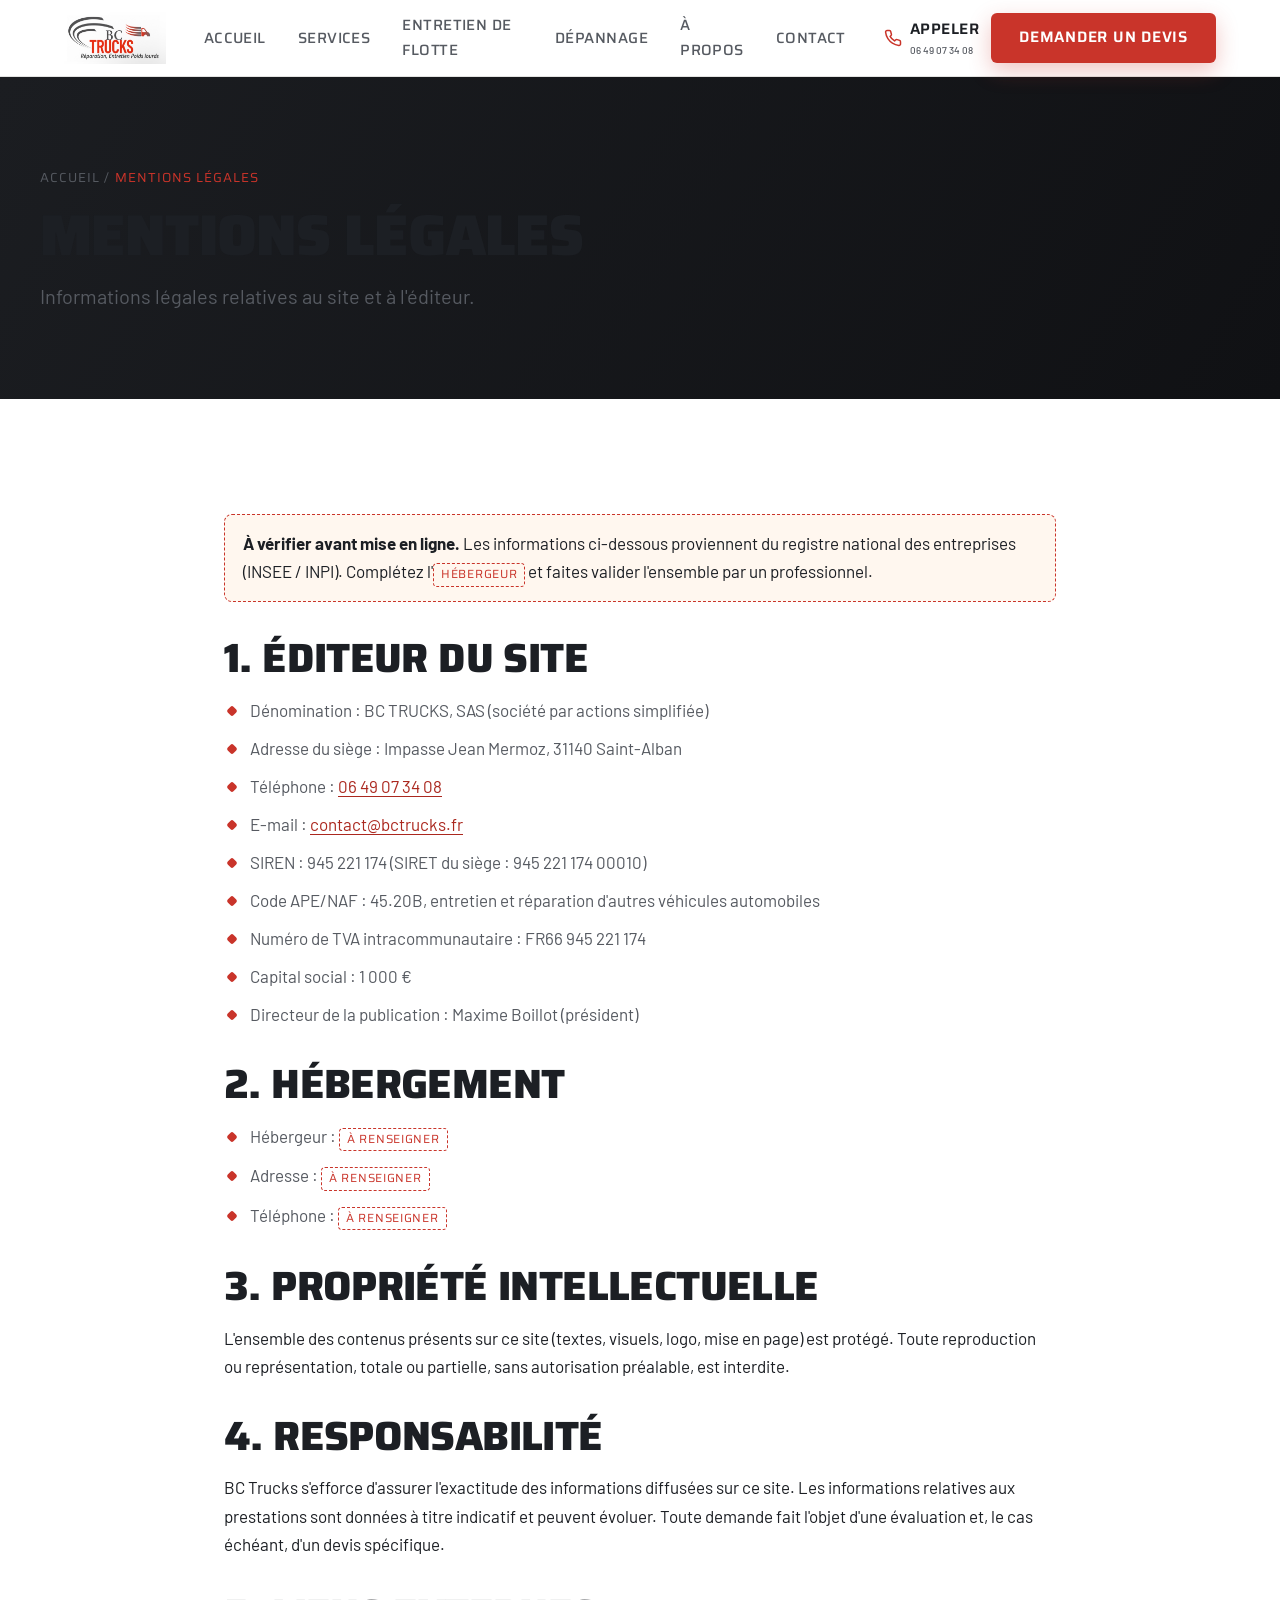
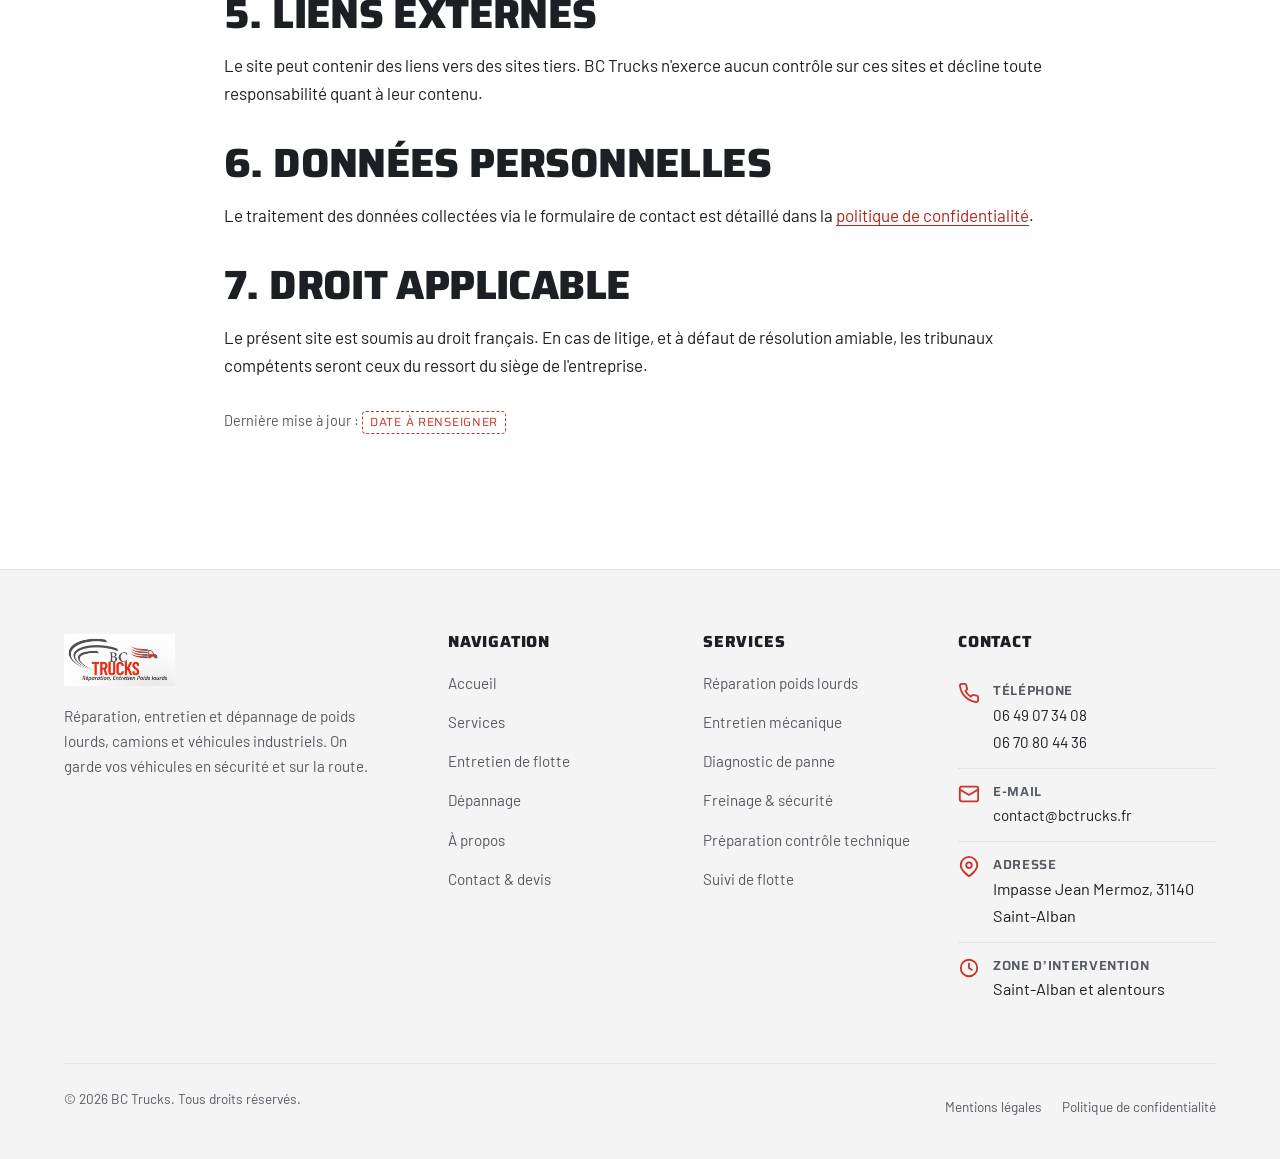
<file: mentions-legales/index.html>
<!DOCTYPE html>
<html lang="fr">
<head>
  <meta charset="UTF-8" />
  <meta name="viewport" content="width=device-width, initial-scale=1.0" />
  <title>Mentions légales | BC Trucks</title>
  <meta name="description" content="Mentions légales du site BC Trucks, atelier de réparation et entretien de poids lourds." />
  <link rel="canonical" href="https://www.bctrucks.fr/mentions-legales/" />
  <meta name="robots" content="noindex, follow" />
  <link rel="icon" type="image/svg+xml" href="../assets/img/logo.svg" />
  <link rel="manifest" href="../site.webmanifest" />
  <meta name="theme-color" content="#0e0f13" />
  <link rel="preconnect" href="https://fonts.googleapis.com" />
  <link rel="preconnect" href="https://fonts.gstatic.com" crossorigin />
  <link href="https://fonts.googleapis.com/css2?family=Saira:wght@500;600;700;800;900&family=Barlow:wght@400;500;600;700&display=swap" rel="stylesheet" />
  <link rel="stylesheet" href="../assets/css/main.css" />
</head>
<body>

  <header class="site-header">
    <div class="container header-inner">
      <a href="../" class="brand" aria-label="BC Trucks · Réparation et entretien poids lourds"><img src="../assets/img/logo-bctrucks.jpg" alt="BC Trucks · Réparation et entretien poids lourds" class="brand__logo" width="200" height="93" /></a>
      <nav class="main-nav" aria-label="Navigation principale">
        <a href="../">Accueil</a>
        <a href="../services/">Services</a>
        <a href="../entretien-flotte/">Entretien de flotte</a>
        <a href="../depannage-intervention/">Dépannage</a>
        <a href="../a-propos/">À propos</a>
        <a href="tel:+33649073408">Contact</a>
      </nav>
      <div class="header-cta">
        <a href="tel:+33649073408" class="header-phone">
          <svg viewBox="0 0 24 24" fill="none" stroke="currentColor" stroke-width="2" stroke-linecap="round" stroke-linejoin="round"><path d="M22 16.92v3a2 2 0 0 1-2.18 2 19.79 19.79 0 0 1-8.63-3.07 19.5 19.5 0 0 1-6-6 19.79 19.79 0 0 1-3.07-8.67A2 2 0 0 1 4.11 2h3a2 2 0 0 1 2 1.72c.13.96.36 1.9.7 2.81a2 2 0 0 1-.45 2.11L8.09 9.91a16 16 0 0 0 6 6l1.27-1.27a2 2 0 0 1 2.11-.45c.9.34 1.85.57 2.81.7A2 2 0 0 1 22 16.92z"/></svg>
          <span>Appeler<small>06 49 07 34 08</small></span>
        </a>
        <a href="tel:+33649073408" class="btn btn--primary">Demander un devis</a>
      </div>
      <button class="nav-toggle" aria-label="Ouvrir le menu" aria-expanded="false" aria-controls="mobile-nav"><span></span></button>
    </div>
  </header>

  <div class="mobile-nav" id="mobile-nav" aria-label="Menu mobile">
    <a href="../" class="m-link">Accueil <span>01</span></a>
    <a href="../services/" class="m-link">Services <span>02</span></a>
    <a href="../entretien-flotte/" class="m-link">Entretien de flotte <span>03</span></a>
    <a href="../depannage-intervention/" class="m-link">Dépannage / Intervention <span>04</span></a>
    <a href="../a-propos/" class="m-link">À propos <span>05</span></a>
    <a href="tel:+33649073408" class="m-link">Contact &amp; devis <span>06</span></a>
    <div class="btn-row">
      <a href="tel:+33649073408" class="btn btn--ghost">Appeler BC Trucks</a>
      <a href="tel:+33649073408" class="btn btn--primary">Demander un devis</a>
    </div>
  </div>

  <main>
    <section class="page-hero" style="background:var(--carbon)">
      <div class="page-hero__overlay" style="background:linear-gradient(120deg,#1b1d21,#101114)"></div>
      <div class="container page-hero__inner">
        <nav class="breadcrumb" aria-label="Fil d'ariane"><a href="../">Accueil</a> / <span>Mentions légales</span></nav>
        <h1>Mentions légales</h1>
        <p class="lead">Informations légales relatives au site et à l'éditeur.</p>
      </div>
    </section>

    <section class="section bg-light">
      <div class="container container--narrow prose">
        <p style="background:#fff7ef; border:1px dashed var(--orange); border-radius:8px; padding:14px 18px; color:var(--text)"><strong>À vérifier avant mise en ligne.</strong> Les informations ci-dessous proviennent du registre national des entreprises (INSEE / INPI). Complétez l'<span class="placeholder-tag">hébergeur</span> et faites valider l'ensemble par un professionnel.</p>

        <h2>1. Éditeur du site</h2>
        <ul class="dotted">
          <li>Dénomination&nbsp;: BC TRUCKS, SAS (société par actions simplifiée)</li>
          <li>Adresse du siège&nbsp;: Impasse Jean Mermoz, 31140 Saint-Alban</li>
          <li>Téléphone&nbsp;: <a href="tel:+33649073408">06&nbsp;49&nbsp;07&nbsp;34&nbsp;08</a></li>
          <li>E-mail&nbsp;: <a href="mailto:contact@bctrucks.fr">contact@bctrucks.fr</a></li>
          <li>SIREN&nbsp;: 945&nbsp;221&nbsp;174 (SIRET du siège&nbsp;: 945&nbsp;221&nbsp;174&nbsp;00010)</li>
          <li>Code APE/NAF&nbsp;: 45.20B, entretien et réparation d'autres véhicules automobiles</li>
          <li>Numéro de TVA intracommunautaire&nbsp;: FR66&nbsp;945&nbsp;221&nbsp;174</li>
          <li>Capital social&nbsp;: 1&nbsp;000&nbsp;&euro;</li>
          <li>Directeur de la publication&nbsp;: Maxime Boillot (président)</li>
        </ul>

        <h2>2. Hébergement</h2>
        <ul class="dotted">
          <li>Hébergeur&nbsp;: <span class="placeholder-tag">À renseigner</span></li>
          <li>Adresse&nbsp;: <span class="placeholder-tag">À renseigner</span></li>
          <li>Téléphone&nbsp;: <span class="placeholder-tag">À renseigner</span></li>
        </ul>

        <h2>3. Propriété intellectuelle</h2>
        <p>L'ensemble des contenus présents sur ce site (textes, visuels, logo, mise en page) est protégé. Toute reproduction ou représentation, totale ou partielle, sans autorisation préalable, est interdite.</p>

        <h2>4. Responsabilité</h2>
        <p>BC Trucks s'efforce d'assurer l'exactitude des informations diffusées sur ce site. Les informations relatives aux prestations sont données à titre indicatif et peuvent évoluer. Toute demande fait l'objet d'une évaluation et, le cas échéant, d'un devis spécifique.</p>

        <h2>5. Liens externes</h2>
        <p>Le site peut contenir des liens vers des sites tiers. BC Trucks n'exerce aucun contrôle sur ces sites et décline toute responsabilité quant à leur contenu.</p>

        <h2>6. Données personnelles</h2>
        <p>Le traitement des données collectées via le formulaire de contact est détaillé dans la <a href="../politique-confidentialite/">politique de confidentialité</a>.</p>

        <h2>7. Droit applicable</h2>
        <p>Le présent site est soumis au droit français. En cas de litige, et à défaut de résolution amiable, les tribunaux compétents seront ceux du ressort du siège de l'entreprise.</p>

        <p class="text-soft" style="margin-top:30px; font-size:0.9rem">Dernière mise à jour&nbsp;: <span class="placeholder-tag">date à renseigner</span></p>
      </div>
    </section>
  </main>

  <footer class="site-footer">
    <div class="container">
      <div class="footer-top">
        <div class="footer-brand">
          <a href="../" class="brand" aria-label="BC Trucks · Réparation et entretien poids lourds"><img src="../assets/img/logo-bctrucks.jpg" alt="BC Trucks · Réparation et entretien poids lourds" class="brand__logo" width="200" height="93" /></a>
          <p>Réparation, entretien et dépannage de poids lourds, camions et véhicules industriels. On garde vos véhicules en sécurité et sur la route.</p>
        </div>
        <div class="footer-col">
          <h4>Navigation</h4>
          <ul>
            <li><a href="../">Accueil</a></li>
            <li><a href="../services/">Services</a></li>
            <li><a href="../entretien-flotte/">Entretien de flotte</a></li>
            <li><a href="../depannage-intervention/">Dépannage</a></li>
            <li><a href="../a-propos/">À propos</a></li>
            <li><a href="tel:+33649073408">Contact &amp; devis</a></li>
          </ul>
        </div>
        <div class="footer-col">
          <h4>Services</h4>
          <ul>
            <li><a href="../services/#reparation">Réparation poids lourds</a></li>
            <li><a href="../services/#entretien-courant">Entretien mécanique</a></li>
            <li><a href="../services/#diagnostic">Diagnostic de panne</a></li>
            <li><a href="../services/#securite">Freinage &amp; sécurité</a></li>
            <li><a href="../services/#securite">Préparation contrôle technique</a></li>
            <li><a href="../entretien-flotte/">Suivi de flotte</a></li>
          </ul>
        </div>
        <div class="footer-col footer-contact">
          <h4>Contact</h4>
          <div class="info-row"><svg viewBox="0 0 24 24" fill="none" stroke="currentColor" stroke-width="2" stroke-linecap="round" stroke-linejoin="round"><path d="M22 16.92v3a2 2 0 0 1-2.18 2 19.79 19.79 0 0 1-8.63-3.07 19.5 19.5 0 0 1-6-6 19.79 19.79 0 0 1-3.07-8.67A2 2 0 0 1 4.11 2h3a2 2 0 0 1 2 1.72c.13.96.36 1.9.7 2.81a2 2 0 0 1-.45 2.11L8.09 9.91a16 16 0 0 0 6 6l1.27-1.27a2 2 0 0 1 2.11-.45c.9.34 1.85.57 2.81.7A2 2 0 0 1 22 16.92z"/></svg><span><b>Téléphone</b><a href="tel:+33649073408">06 49 07 34 08</a><br><a href="tel:+33670804436">06 70 80 44 36</a></span></div>
          <div class="info-row"><svg viewBox="0 0 24 24" fill="none" stroke="currentColor" stroke-width="2" stroke-linecap="round" stroke-linejoin="round"><rect x="2" y="4" width="20" height="16" rx="2"/><path d="m2 7 10 6 10-6"/></svg><span><b>E-mail</b><a href="mailto:contact@bctrucks.fr">contact@bctrucks.fr</a></span></div>
          <div class="info-row"><svg viewBox="0 0 24 24" fill="none" stroke="currentColor" stroke-width="2" stroke-linecap="round" stroke-linejoin="round"><path d="M21 10c0 6-9 12-9 12s-9-6-9-12a9 9 0 0 1 18 0z"/><circle cx="12" cy="10" r="3"/></svg><span><b>Adresse</b><span>Impasse Jean Mermoz, 31140 Saint-Alban</span></span></div>
          <div class="info-row"><svg viewBox="0 0 24 24" fill="none" stroke="currentColor" stroke-width="2" stroke-linecap="round" stroke-linejoin="round"><circle cx="12" cy="12" r="9"/><path d="M12 7v5l3 2"/></svg><span><b>Zone d’intervention</b><span>Saint-Alban et alentours</span></span></div>
        </div>
      </div>
      <div class="footer-bottom">
        <p>&copy; <span data-year>2026</span> BC Trucks. Tous droits réservés.</p>
        <div class="footer-legal-links">
          <a href="../mentions-legales/">Mentions légales</a>
          <a href="../politique-confidentialite/">Politique de confidentialité</a>
        </div>
      </div>
    </div>
  </footer>

  <div class="mobile-bar">
    <a href="tel:+33649073408" class="btn btn--dark"><svg viewBox="0 0 24 24" fill="none" stroke="currentColor" stroke-width="2" stroke-linecap="round" stroke-linejoin="round"><path d="M22 16.92v3a2 2 0 0 1-2.18 2 19.79 19.79 0 0 1-8.63-3.07 19.5 19.5 0 0 1-6-6 19.79 19.79 0 0 1-3.07-8.67A2 2 0 0 1 4.11 2h3a2 2 0 0 1 2 1.72c.13.96.36 1.9.7 2.81a2 2 0 0 1-.45 2.11L8.09 9.91a16 16 0 0 0 6 6l1.27-1.27a2 2 0 0 1 2.11-.45c.9.34 1.85.57 2.81.7A2 2 0 0 1 22 16.92z"/></svg>Appeler</a>
    <a href="tel:+33649073408" class="btn btn--primary">Demander un devis</a>
  </div>

  <script src="../assets/js/main.js" defer></script>
</body>
</html>
</file>
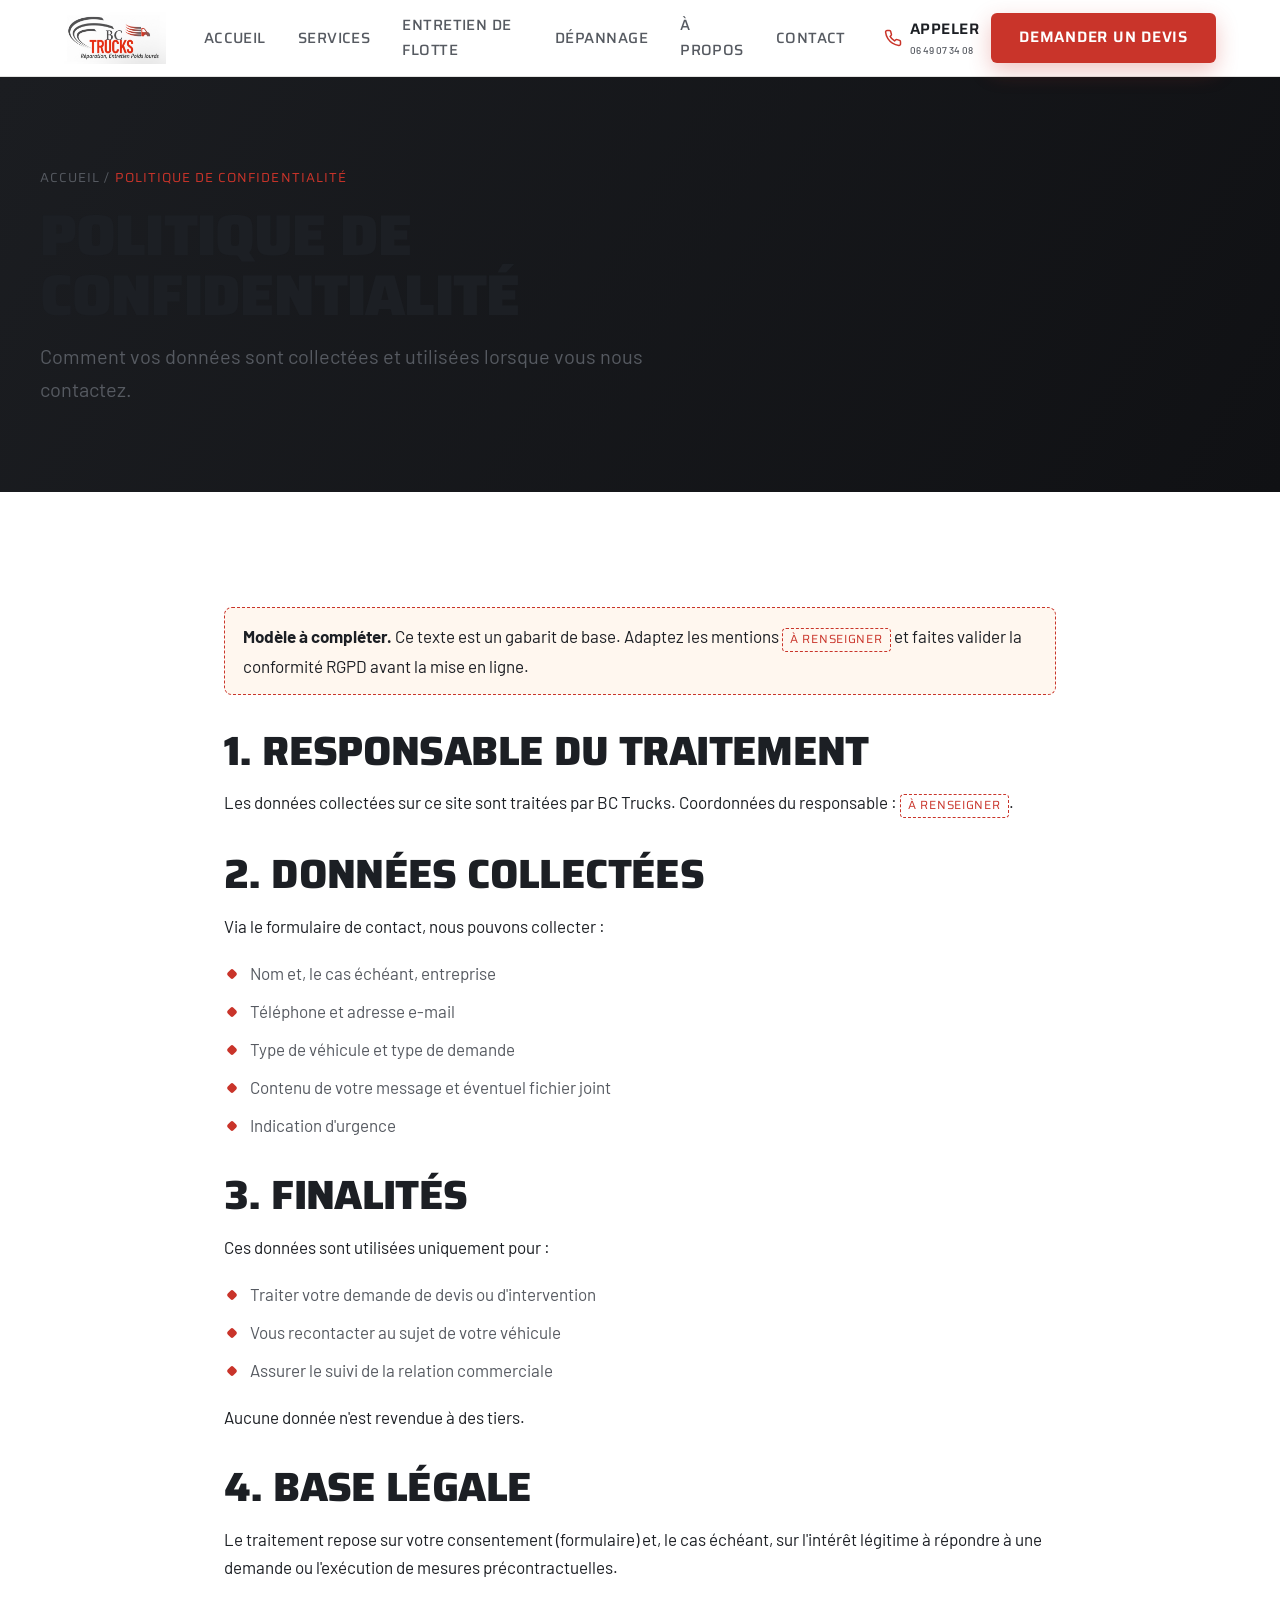
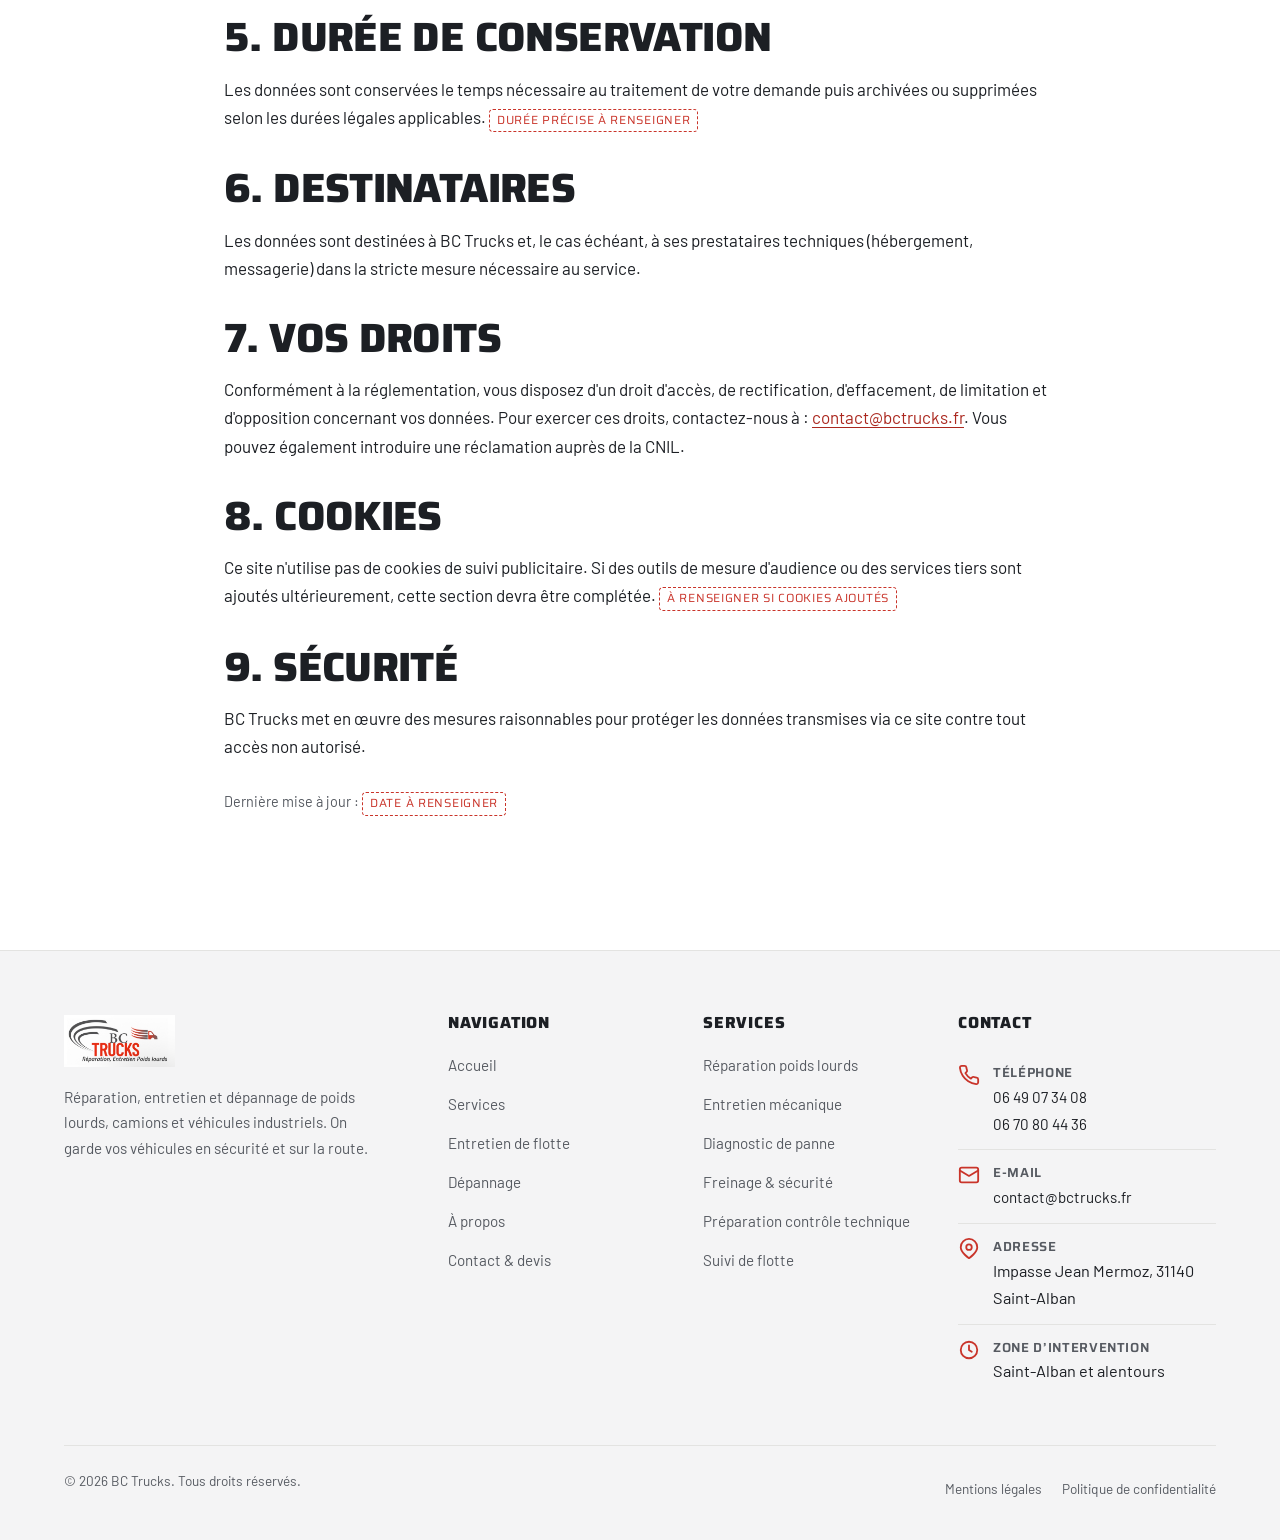
<file: politique-confidentialite/index.html>
<!DOCTYPE html>
<html lang="fr">
<head>
  <meta charset="UTF-8" />
  <meta name="viewport" content="width=device-width, initial-scale=1.0" />
  <title>Politique de confidentialité | BC Trucks</title>
  <meta name="description" content="Politique de confidentialité du site BC Trucks : données collectées via le formulaire de contact, finalités, conservation et droits des utilisateurs." />
  <link rel="canonical" href="https://www.bctrucks.fr/politique-confidentialite/" />
  <meta name="robots" content="noindex, follow" />
  <link rel="icon" type="image/svg+xml" href="../assets/img/logo.svg" />
  <link rel="manifest" href="../site.webmanifest" />
  <meta name="theme-color" content="#0e0f13" />
  <link rel="preconnect" href="https://fonts.googleapis.com" />
  <link rel="preconnect" href="https://fonts.gstatic.com" crossorigin />
  <link href="https://fonts.googleapis.com/css2?family=Saira:wght@500;600;700;800;900&family=Barlow:wght@400;500;600;700&display=swap" rel="stylesheet" />
  <link rel="stylesheet" href="../assets/css/main.css" />
</head>
<body>

  <header class="site-header">
    <div class="container header-inner">
      <a href="../" class="brand" aria-label="BC Trucks · Réparation et entretien poids lourds"><img src="../assets/img/logo-bctrucks.jpg" alt="BC Trucks · Réparation et entretien poids lourds" class="brand__logo" width="200" height="93" /></a>
      <nav class="main-nav" aria-label="Navigation principale">
        <a href="../">Accueil</a>
        <a href="../services/">Services</a>
        <a href="../entretien-flotte/">Entretien de flotte</a>
        <a href="../depannage-intervention/">Dépannage</a>
        <a href="../a-propos/">À propos</a>
        <a href="tel:+33649073408">Contact</a>
      </nav>
      <div class="header-cta">
        <a href="tel:+33649073408" class="header-phone">
          <svg viewBox="0 0 24 24" fill="none" stroke="currentColor" stroke-width="2" stroke-linecap="round" stroke-linejoin="round"><path d="M22 16.92v3a2 2 0 0 1-2.18 2 19.79 19.79 0 0 1-8.63-3.07 19.5 19.5 0 0 1-6-6 19.79 19.79 0 0 1-3.07-8.67A2 2 0 0 1 4.11 2h3a2 2 0 0 1 2 1.72c.13.96.36 1.9.7 2.81a2 2 0 0 1-.45 2.11L8.09 9.91a16 16 0 0 0 6 6l1.27-1.27a2 2 0 0 1 2.11-.45c.9.34 1.85.57 2.81.7A2 2 0 0 1 22 16.92z"/></svg>
          <span>Appeler<small>06 49 07 34 08</small></span>
        </a>
        <a href="tel:+33649073408" class="btn btn--primary">Demander un devis</a>
      </div>
      <button class="nav-toggle" aria-label="Ouvrir le menu" aria-expanded="false" aria-controls="mobile-nav"><span></span></button>
    </div>
  </header>

  <div class="mobile-nav" id="mobile-nav" aria-label="Menu mobile">
    <a href="../" class="m-link">Accueil <span>01</span></a>
    <a href="../services/" class="m-link">Services <span>02</span></a>
    <a href="../entretien-flotte/" class="m-link">Entretien de flotte <span>03</span></a>
    <a href="../depannage-intervention/" class="m-link">Dépannage / Intervention <span>04</span></a>
    <a href="../a-propos/" class="m-link">À propos <span>05</span></a>
    <a href="tel:+33649073408" class="m-link">Contact &amp; devis <span>06</span></a>
    <div class="btn-row">
      <a href="tel:+33649073408" class="btn btn--ghost">Appeler BC Trucks</a>
      <a href="tel:+33649073408" class="btn btn--primary">Demander un devis</a>
    </div>
  </div>

  <main>
    <section class="page-hero" style="background:var(--carbon)">
      <div class="page-hero__overlay" style="background:linear-gradient(120deg,#1b1d21,#101114)"></div>
      <div class="container page-hero__inner">
        <nav class="breadcrumb" aria-label="Fil d'ariane"><a href="../">Accueil</a> / <span>Politique de confidentialité</span></nav>
        <h1>Politique de confidentialité</h1>
        <p class="lead">Comment vos données sont collectées et utilisées lorsque vous nous contactez.</p>
      </div>
    </section>

    <section class="section bg-light">
      <div class="container container--narrow prose">
        <p style="background:#fff7ef; border:1px dashed var(--orange); border-radius:8px; padding:14px 18px; color:var(--text)"><strong>Modèle à compléter.</strong> Ce texte est un gabarit de base. Adaptez les mentions <span class="placeholder-tag">À renseigner</span> et faites valider la conformité RGPD avant la mise en ligne.</p>

        <h2>1. Responsable du traitement</h2>
        <p>Les données collectées sur ce site sont traitées par BC Trucks. Coordonnées du responsable&nbsp;: <span class="placeholder-tag">À renseigner</span>.</p>

        <h2>2. Données collectées</h2>
        <p>Via le formulaire de contact, nous pouvons collecter&nbsp;:</p>
        <ul class="dotted">
          <li>Nom et, le cas échéant, entreprise</li>
          <li>Téléphone et adresse e-mail</li>
          <li>Type de véhicule et type de demande</li>
          <li>Contenu de votre message et éventuel fichier joint</li>
          <li>Indication d'urgence</li>
        </ul>

        <h2>3. Finalités</h2>
        <p>Ces données sont utilisées uniquement pour&nbsp;:</p>
        <ul class="dotted">
          <li>Traiter votre demande de devis ou d'intervention</li>
          <li>Vous recontacter au sujet de votre véhicule</li>
          <li>Assurer le suivi de la relation commerciale</li>
        </ul>
        <p>Aucune donnée n'est revendue à des tiers.</p>

        <h2>4. Base légale</h2>
        <p>Le traitement repose sur votre consentement (formulaire) et, le cas échéant, sur l'intérêt légitime à répondre à une demande ou l'exécution de mesures précontractuelles.</p>

        <h2>5. Durée de conservation</h2>
        <p>Les données sont conservées le temps nécessaire au traitement de votre demande puis archivées ou supprimées selon les durées légales applicables. <span class="placeholder-tag">Durée précise à renseigner</span></p>

        <h2>6. Destinataires</h2>
        <p>Les données sont destinées à BC Trucks et, le cas échéant, à ses prestataires techniques (hébergement, messagerie) dans la stricte mesure nécessaire au service.</p>

        <h2>7. Vos droits</h2>
        <p>Conformément à la réglementation, vous disposez d'un droit d'accès, de rectification, d'effacement, de limitation et d'opposition concernant vos données. Pour exercer ces droits, contactez-nous à&nbsp;: <a href="mailto:contact@bctrucks.fr">contact@bctrucks.fr</a>. Vous pouvez également introduire une réclamation auprès de la CNIL.</p>

        <h2>8. Cookies</h2>
        <p>Ce site n'utilise pas de cookies de suivi publicitaire. Si des outils de mesure d'audience ou des services tiers sont ajoutés ultérieurement, cette section devra être complétée. <span class="placeholder-tag">À renseigner si cookies ajoutés</span></p>

        <h2>9. Sécurité</h2>
        <p>BC Trucks met en œuvre des mesures raisonnables pour protéger les données transmises via ce site contre tout accès non autorisé.</p>

        <p class="text-soft" style="margin-top:30px; font-size:0.9rem">Dernière mise à jour&nbsp;: <span class="placeholder-tag">date à renseigner</span></p>
      </div>
    </section>
  </main>

  <footer class="site-footer">
    <div class="container">
      <div class="footer-top">
        <div class="footer-brand">
          <a href="../" class="brand" aria-label="BC Trucks · Réparation et entretien poids lourds"><img src="../assets/img/logo-bctrucks.jpg" alt="BC Trucks · Réparation et entretien poids lourds" class="brand__logo" width="200" height="93" /></a>
          <p>Réparation, entretien et dépannage de poids lourds, camions et véhicules industriels. On garde vos véhicules en sécurité et sur la route.</p>
        </div>
        <div class="footer-col">
          <h4>Navigation</h4>
          <ul>
            <li><a href="../">Accueil</a></li>
            <li><a href="../services/">Services</a></li>
            <li><a href="../entretien-flotte/">Entretien de flotte</a></li>
            <li><a href="../depannage-intervention/">Dépannage</a></li>
            <li><a href="../a-propos/">À propos</a></li>
            <li><a href="tel:+33649073408">Contact &amp; devis</a></li>
          </ul>
        </div>
        <div class="footer-col">
          <h4>Services</h4>
          <ul>
            <li><a href="../services/#reparation">Réparation poids lourds</a></li>
            <li><a href="../services/#entretien-courant">Entretien mécanique</a></li>
            <li><a href="../services/#diagnostic">Diagnostic de panne</a></li>
            <li><a href="../services/#securite">Freinage &amp; sécurité</a></li>
            <li><a href="../services/#securite">Préparation contrôle technique</a></li>
            <li><a href="../entretien-flotte/">Suivi de flotte</a></li>
          </ul>
        </div>
        <div class="footer-col footer-contact">
          <h4>Contact</h4>
          <div class="info-row"><svg viewBox="0 0 24 24" fill="none" stroke="currentColor" stroke-width="2" stroke-linecap="round" stroke-linejoin="round"><path d="M22 16.92v3a2 2 0 0 1-2.18 2 19.79 19.79 0 0 1-8.63-3.07 19.5 19.5 0 0 1-6-6 19.79 19.79 0 0 1-3.07-8.67A2 2 0 0 1 4.11 2h3a2 2 0 0 1 2 1.72c.13.96.36 1.9.7 2.81a2 2 0 0 1-.45 2.11L8.09 9.91a16 16 0 0 0 6 6l1.27-1.27a2 2 0 0 1 2.11-.45c.9.34 1.85.57 2.81.7A2 2 0 0 1 22 16.92z"/></svg><span><b>Téléphone</b><a href="tel:+33649073408">06 49 07 34 08</a><br><a href="tel:+33670804436">06 70 80 44 36</a></span></div>
          <div class="info-row"><svg viewBox="0 0 24 24" fill="none" stroke="currentColor" stroke-width="2" stroke-linecap="round" stroke-linejoin="round"><rect x="2" y="4" width="20" height="16" rx="2"/><path d="m2 7 10 6 10-6"/></svg><span><b>E-mail</b><a href="mailto:contact@bctrucks.fr">contact@bctrucks.fr</a></span></div>
          <div class="info-row"><svg viewBox="0 0 24 24" fill="none" stroke="currentColor" stroke-width="2" stroke-linecap="round" stroke-linejoin="round"><path d="M21 10c0 6-9 12-9 12s-9-6-9-12a9 9 0 0 1 18 0z"/><circle cx="12" cy="10" r="3"/></svg><span><b>Adresse</b><span>Impasse Jean Mermoz, 31140 Saint-Alban</span></span></div>
          <div class="info-row"><svg viewBox="0 0 24 24" fill="none" stroke="currentColor" stroke-width="2" stroke-linecap="round" stroke-linejoin="round"><circle cx="12" cy="12" r="9"/><path d="M12 7v5l3 2"/></svg><span><b>Zone d’intervention</b><span>Saint-Alban et alentours</span></span></div>
        </div>
      </div>
      <div class="footer-bottom">
        <p>&copy; <span data-year>2026</span> BC Trucks. Tous droits réservés.</p>
        <div class="footer-legal-links">
          <a href="../mentions-legales/">Mentions légales</a>
          <a href="../politique-confidentialite/">Politique de confidentialité</a>
        </div>
      </div>
    </div>
  </footer>

  <div class="mobile-bar">
    <a href="tel:+33649073408" class="btn btn--dark"><svg viewBox="0 0 24 24" fill="none" stroke="currentColor" stroke-width="2" stroke-linecap="round" stroke-linejoin="round"><path d="M22 16.92v3a2 2 0 0 1-2.18 2 19.79 19.79 0 0 1-8.63-3.07 19.5 19.5 0 0 1-6-6 19.79 19.79 0 0 1-3.07-8.67A2 2 0 0 1 4.11 2h3a2 2 0 0 1 2 1.72c.13.96.36 1.9.7 2.81a2 2 0 0 1-.45 2.11L8.09 9.91a16 16 0 0 0 6 6l1.27-1.27a2 2 0 0 1 2.11-.45c.9.34 1.85.57 2.81.7A2 2 0 0 1 22 16.92z"/></svg>Appeler</a>
    <a href="tel:+33649073408" class="btn btn--primary">Demander un devis</a>
  </div>

  <script src="../assets/js/main.js" defer></script>
</body>
</html>
</file>
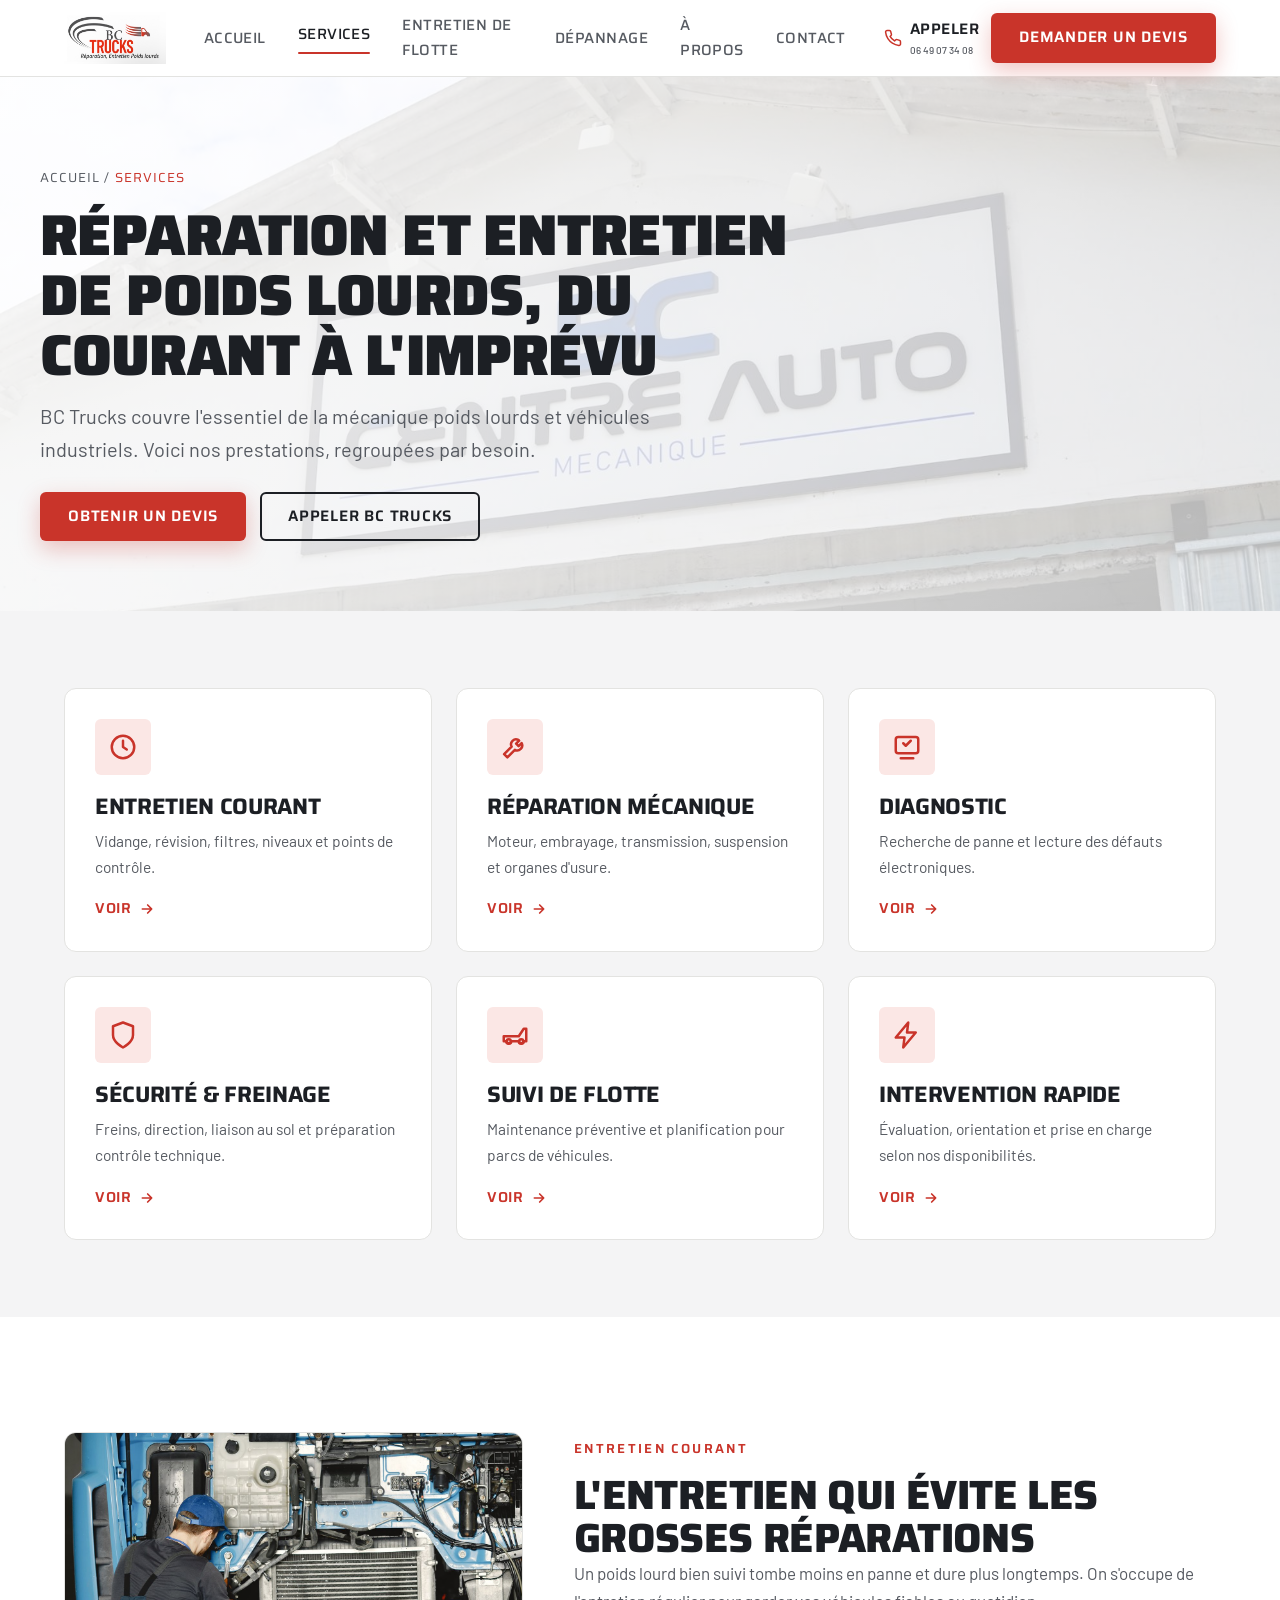
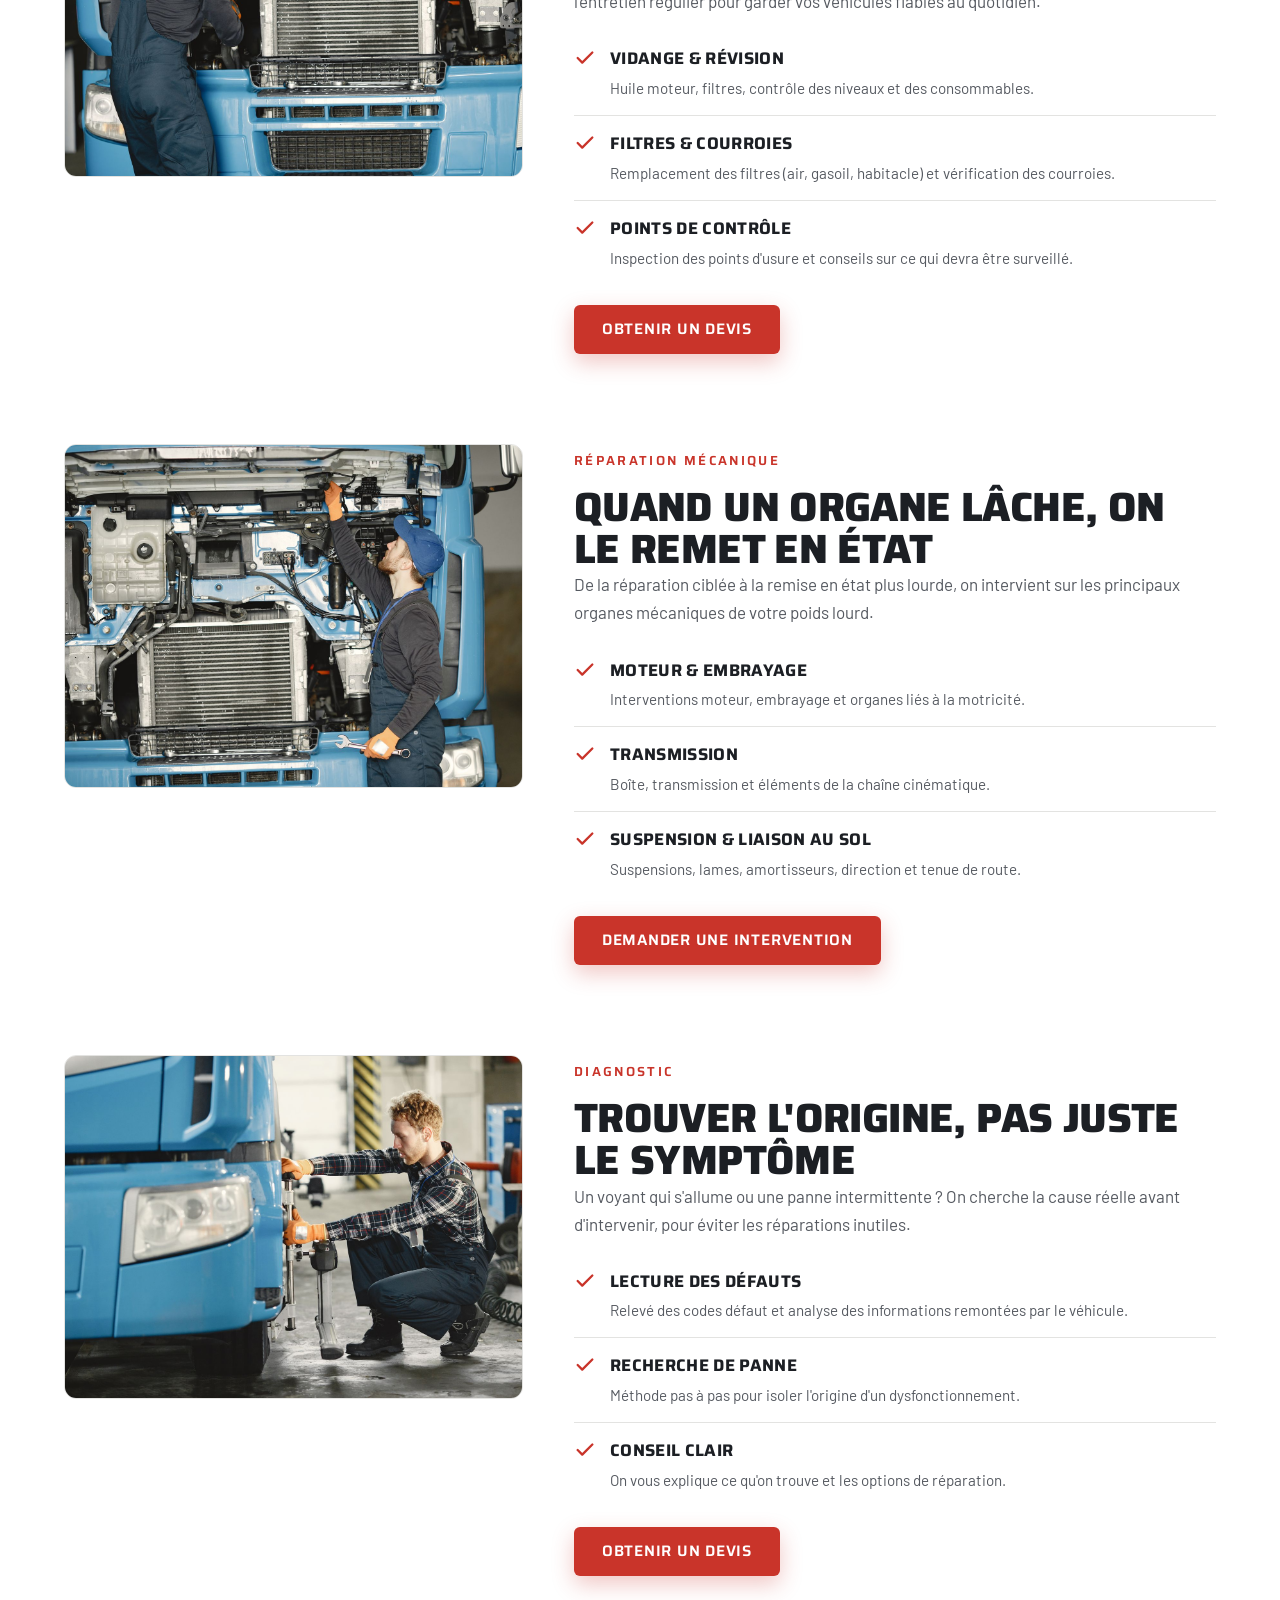
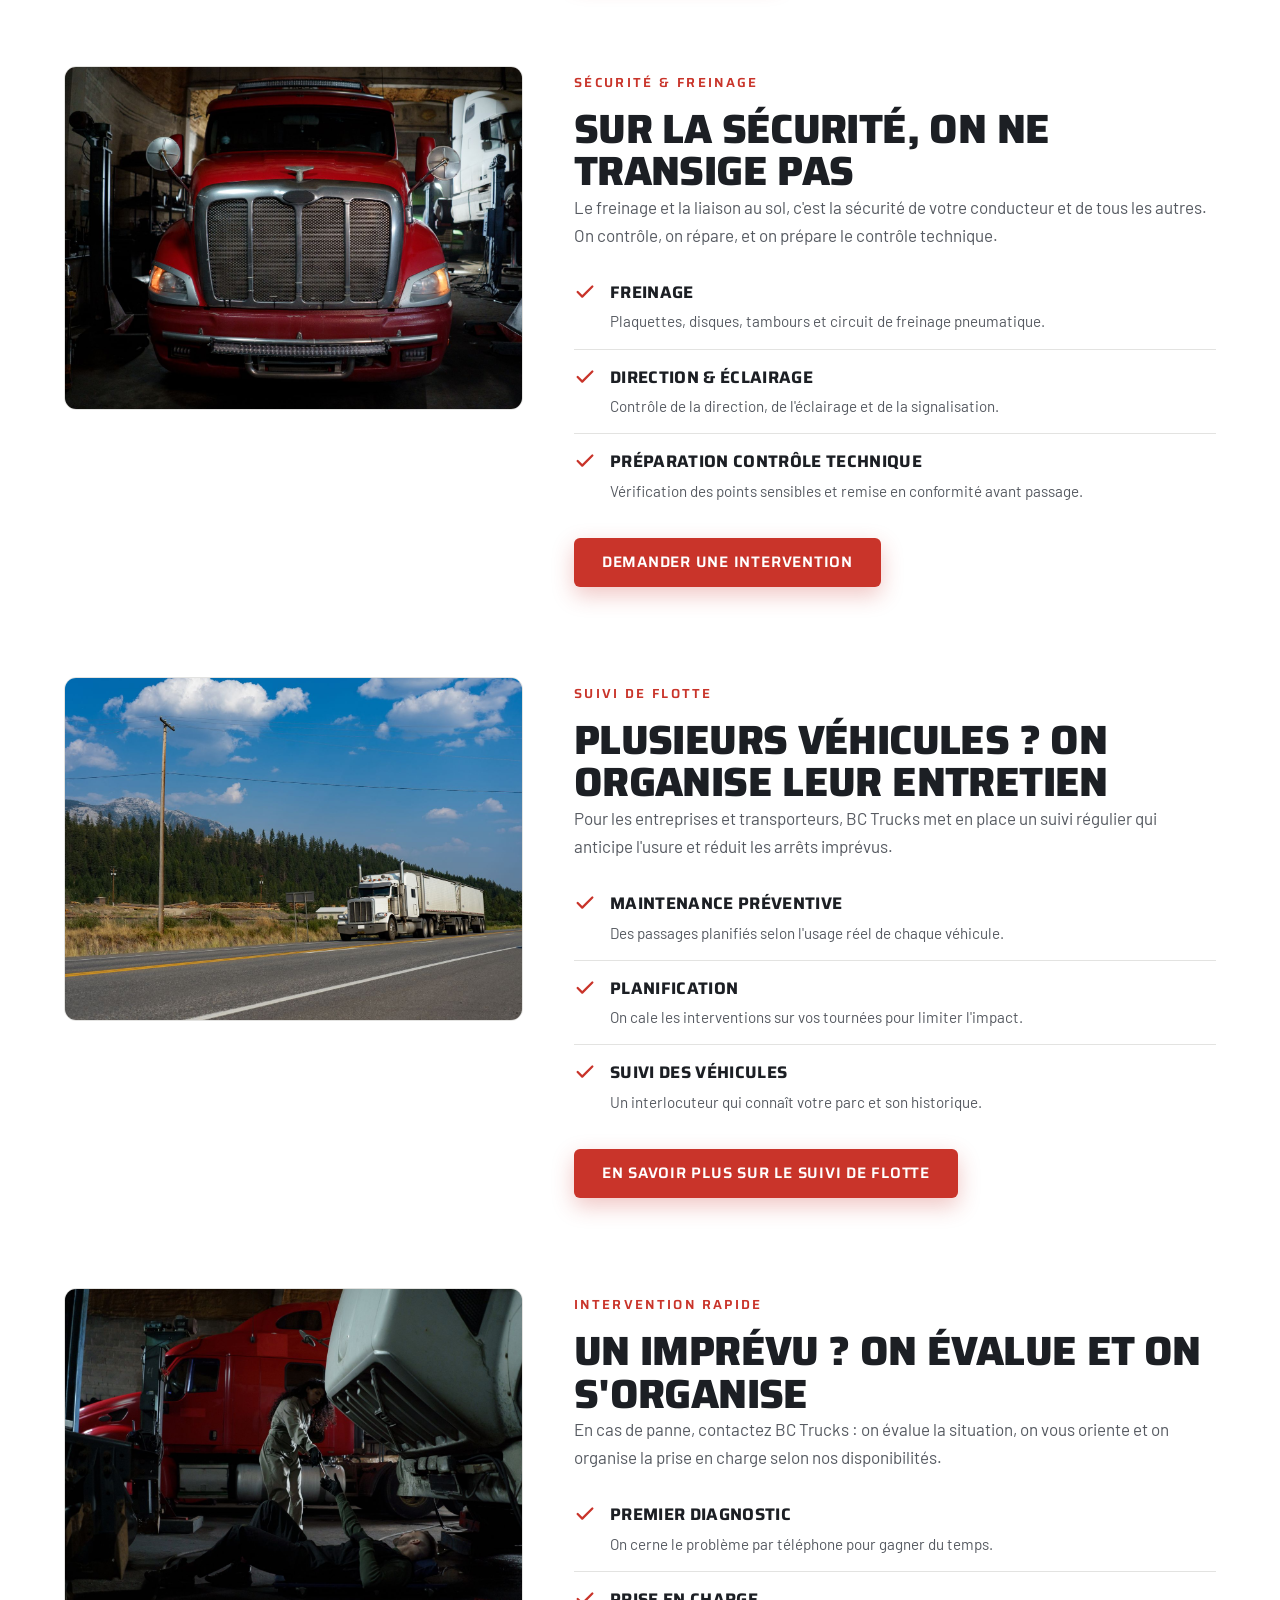
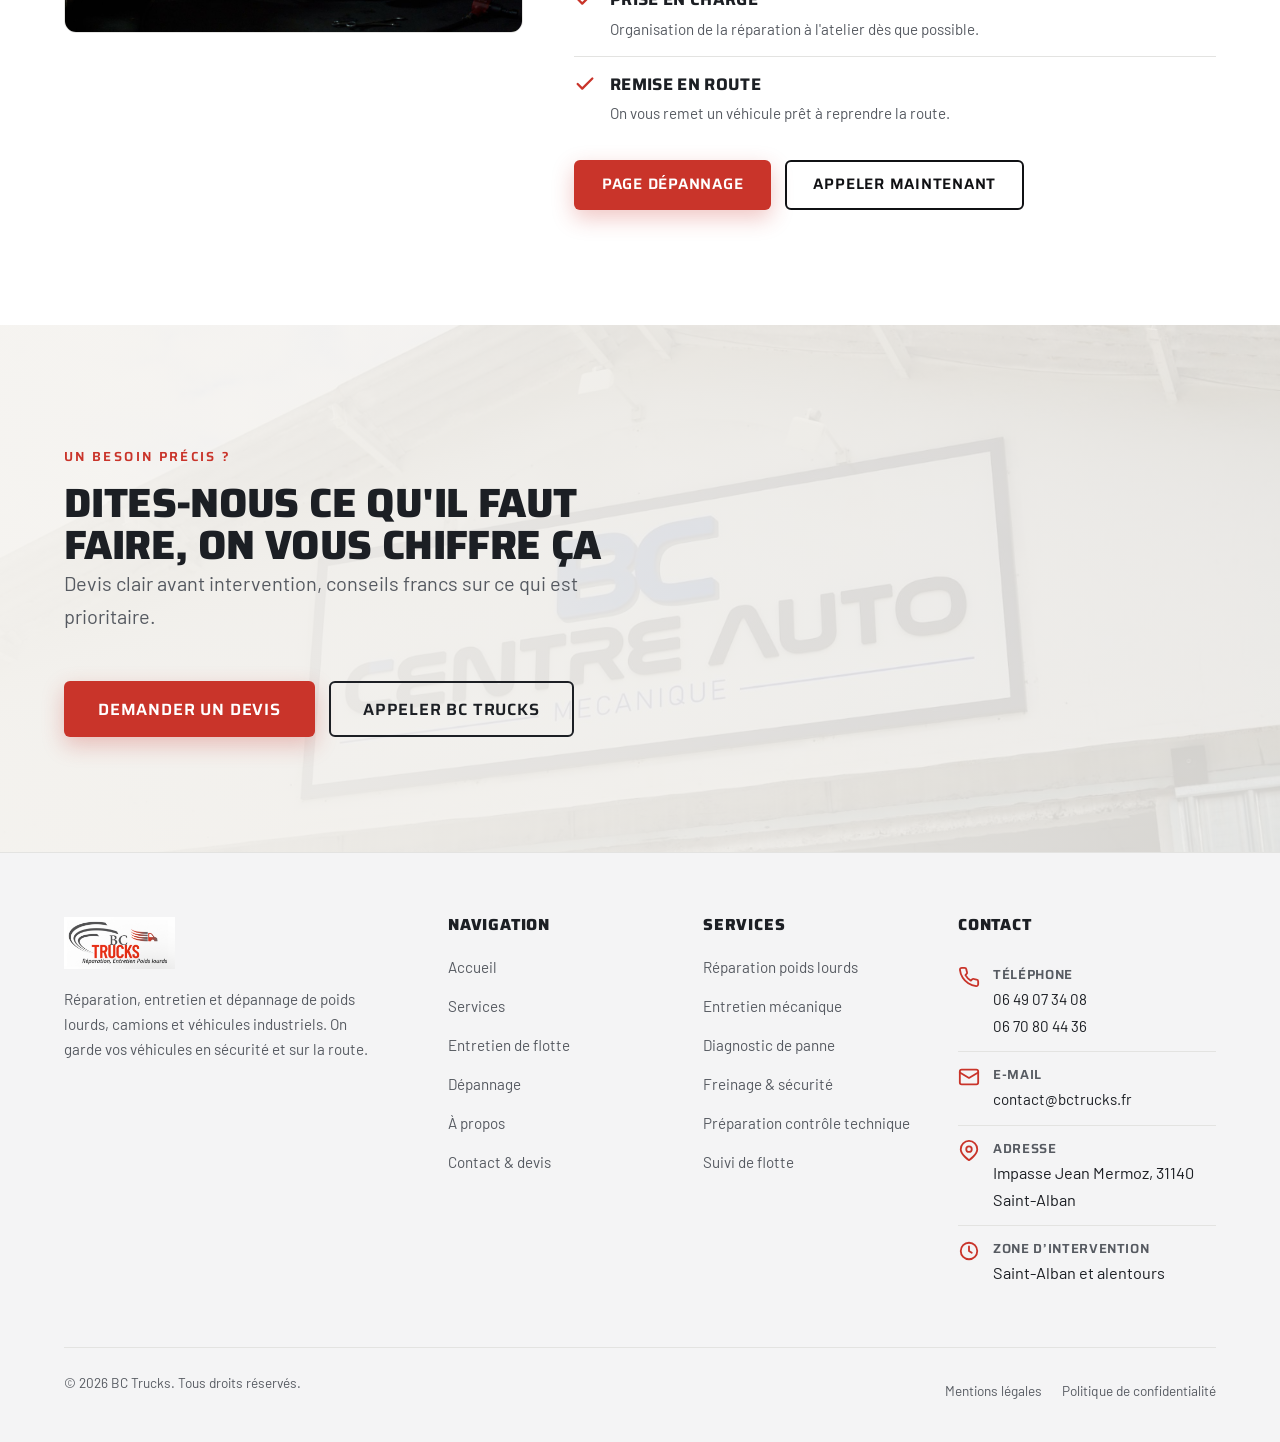
<file: services/index.html>
<!DOCTYPE html>
<html lang="fr">
<head>
  <meta charset="UTF-8" />
  <meta name="viewport" content="width=device-width, initial-scale=1.0" />
  <title>Services poids lourds · réparation, entretien, diagnostic | BC Trucks</title>
  <meta name="description" content="Toutes les prestations BC Trucks pour poids lourds et véhicules industriels : entretien courant, réparation mécanique, diagnostic, freinage, suivi de flotte et intervention rapide." />
  <link rel="canonical" href="https://www.bctrucks.fr/services/" />
  <meta property="og:type" content="website" />
  <meta property="og:title" content="Services poids lourds · BC Trucks" />
  <meta property="og:description" content="Entretien, réparation, diagnostic, freinage, suivi de flotte et intervention pour poids lourds et véhicules industriels." />
  <meta property="og:locale" content="fr_FR" />
  <link rel="icon" type="image/svg+xml" href="../assets/img/logo.svg" />
  <link rel="manifest" href="../site.webmanifest" />
  <meta name="theme-color" content="#0e0f13" />
  <link rel="preconnect" href="https://fonts.googleapis.com" />
  <link rel="preconnect" href="https://fonts.gstatic.com" crossorigin />
  <link href="https://fonts.googleapis.com/css2?family=Saira:wght@500;600;700;800;900&family=Barlow:wght@400;500;600;700&display=swap" rel="stylesheet" />
  <link rel="stylesheet" href="../assets/css/main.css" />
  <script type="application/ld+json">
  {
    "@context": "https://schema.org",
    "@type": "BreadcrumbList",
    "itemListElement": [
      { "@type": "ListItem", "position": 1, "name": "Accueil", "item": "https://www.bctrucks.fr/" },
      { "@type": "ListItem", "position": 2, "name": "Services", "item": "https://www.bctrucks.fr/services/" }
    ]
  }
  </script>
</head>
<body>

  <header class="site-header">
    <div class="container header-inner">
      <a href="../" class="brand" aria-label="BC Trucks · Réparation et entretien poids lourds"><img src="../assets/img/logo-bctrucks.jpg" alt="BC Trucks · Réparation et entretien poids lourds" class="brand__logo" width="200" height="93" /></a>
      <nav class="main-nav" aria-label="Navigation principale">
        <a href="../">Accueil</a>
        <a href="../services/" class="is-active">Services</a>
        <a href="../entretien-flotte/">Entretien de flotte</a>
        <a href="../depannage-intervention/">Dépannage</a>
        <a href="../a-propos/">À propos</a>
        <a href="tel:+33649073408">Contact</a>
      </nav>
      <div class="header-cta">
        <a href="tel:+33649073408" class="header-phone">
          <svg viewBox="0 0 24 24" fill="none" stroke="currentColor" stroke-width="2" stroke-linecap="round" stroke-linejoin="round"><path d="M22 16.92v3a2 2 0 0 1-2.18 2 19.79 19.79 0 0 1-8.63-3.07 19.5 19.5 0 0 1-6-6 19.79 19.79 0 0 1-3.07-8.67A2 2 0 0 1 4.11 2h3a2 2 0 0 1 2 1.72c.13.96.36 1.9.7 2.81a2 2 0 0 1-.45 2.11L8.09 9.91a16 16 0 0 0 6 6l1.27-1.27a2 2 0 0 1 2.11-.45c.9.34 1.85.57 2.81.7A2 2 0 0 1 22 16.92z"/></svg>
          <span>Appeler<small>06 49 07 34 08</small></span>
        </a>
        <a href="tel:+33649073408" class="btn btn--primary">Demander un devis</a>
      </div>
      <button class="nav-toggle" aria-label="Ouvrir le menu" aria-expanded="false" aria-controls="mobile-nav"><span></span></button>
    </div>
  </header>

  <div class="mobile-nav" id="mobile-nav" aria-label="Menu mobile">
    <a href="../" class="m-link">Accueil <span>01</span></a>
    <a href="../services/" class="m-link">Services <span>02</span></a>
    <a href="../entretien-flotte/" class="m-link">Entretien de flotte <span>03</span></a>
    <a href="../depannage-intervention/" class="m-link">Dépannage / Intervention <span>04</span></a>
    <a href="../a-propos/" class="m-link">À propos <span>05</span></a>
    <a href="tel:+33649073408" class="m-link">Contact &amp; devis <span>06</span></a>
    <div class="btn-row">
      <a href="tel:+33649073408" class="btn btn--ghost">Appeler BC Trucks</a>
      <a href="tel:+33649073408" class="btn btn--primary">Demander un devis</a>
    </div>
  </div>

  <main>

    <!-- Bandeau titre -->
    <section class="page-hero">
      <div class="page-hero__bg"><img src="../assets/img/devanture.jpg" alt="" width="1600" height="1066" /></div>
      <div class="page-hero__overlay"></div>
      <div class="container page-hero__inner">
        <nav class="breadcrumb" aria-label="Fil d'ariane"><a href="../">Accueil</a> / <span>Services</span></nav>
        <h1>Réparation et entretien de poids lourds, du courant à l'imprévu</h1>
        <p class="lead">BC Trucks couvre l'essentiel de la mécanique poids lourds et véhicules industriels. Voici nos prestations, regroupées par besoin.</p>
        <div class="btn-row" style="margin-top:26px">
          <a href="tel:+33649073408" class="btn btn--primary">Obtenir un devis</a>
          <a href="tel:+33649073408" class="btn btn--ghost">Appeler BC Trucks</a>
        </div>
      </div>
    </section>

    <!-- Sommaire des prestations (cartes ancres) -->
    <section class="section--tight bg-carbon">
      <div class="container">
        <div class="grid grid-3">
          <a href="#entretien-courant" class="card reveal"><div class="card__icon"><svg viewBox="0 0 24 24" fill="none" stroke="currentColor" stroke-width="2" stroke-linecap="round" stroke-linejoin="round"><circle cx="12" cy="12" r="9"/><path d="M12 7v5l3 2"/></svg></div><h3>Entretien courant</h3><p>Vidange, révision, filtres, niveaux et points de contrôle.</p><span class="link-arrow">Voir <svg viewBox="0 0 24 24" fill="none" stroke="currentColor" stroke-width="2.5" stroke-linecap="round" stroke-linejoin="round"><path d="M5 12h14M13 6l6 6-6 6"/></svg></span></a>
          <a href="#reparation" class="card reveal" data-delay="1"><div class="card__icon"><svg viewBox="0 0 24 24" fill="none" stroke="currentColor" stroke-width="2" stroke-linecap="round" stroke-linejoin="round"><path d="M14.7 6.3a4 4 0 0 0-5.4 5.4l-6 6 2.6 2.6 6-6a4 4 0 0 0 5.4-5.4l-2.4 2.4-2-2 2.4-2.4z"/></svg></div><h3>Réparation mécanique</h3><p>Moteur, embrayage, transmission, suspension et organes d'usure.</p><span class="link-arrow">Voir <svg viewBox="0 0 24 24" fill="none" stroke="currentColor" stroke-width="2.5" stroke-linecap="round" stroke-linejoin="round"><path d="M5 12h14M13 6l6 6-6 6"/></svg></span></a>
          <a href="#diagnostic" class="card reveal" data-delay="2"><div class="card__icon"><svg viewBox="0 0 24 24" fill="none" stroke="currentColor" stroke-width="2" stroke-linecap="round" stroke-linejoin="round"><rect x="3" y="4" width="18" height="13" rx="2"/><path d="M7 21h10M9 9l2 2 4-4"/></svg></div><h3>Diagnostic</h3><p>Recherche de panne et lecture des défauts électroniques.</p><span class="link-arrow">Voir <svg viewBox="0 0 24 24" fill="none" stroke="currentColor" stroke-width="2.5" stroke-linecap="round" stroke-linejoin="round"><path d="M5 12h14M13 6l6 6-6 6"/></svg></span></a>
          <a href="#securite" class="card reveal"><div class="card__icon"><svg viewBox="0 0 24 24" fill="none" stroke="currentColor" stroke-width="2" stroke-linecap="round" stroke-linejoin="round"><path d="M12 22s8-4 8-10V5l-8-3-8 3v7c0 6 8 10 8 10z"/></svg></div><h3>Sécurité &amp; freinage</h3><p>Freins, direction, liaison au sol et préparation contrôle technique.</p><span class="link-arrow">Voir <svg viewBox="0 0 24 24" fill="none" stroke="currentColor" stroke-width="2.5" stroke-linecap="round" stroke-linejoin="round"><path d="M5 12h14M13 6l6 6-6 6"/></svg></span></a>
          <a href="#flotte" class="card reveal" data-delay="1"><div class="card__icon"><svg viewBox="0 0 24 24" fill="none" stroke="currentColor" stroke-width="2" stroke-linecap="round" stroke-linejoin="round"><path d="M3 13h12l4-6h2v10h-2a2 2 0 0 1-4 0H9a2 2 0 0 1-4 0H3z"/><circle cx="7" cy="17" r="1.6"/><circle cx="17" cy="17" r="1.6"/></svg></div><h3>Suivi de flotte</h3><p>Maintenance préventive et planification pour parcs de véhicules.</p><span class="link-arrow">Voir <svg viewBox="0 0 24 24" fill="none" stroke="currentColor" stroke-width="2.5" stroke-linecap="round" stroke-linejoin="round"><path d="M5 12h14M13 6l6 6-6 6"/></svg></span></a>
          <a href="#intervention" class="card reveal" data-delay="2"><div class="card__icon"><svg viewBox="0 0 24 24" fill="none" stroke="currentColor" stroke-width="2" stroke-linecap="round" stroke-linejoin="round"><path d="M13 2 3 14h7l-1 8 10-12h-7l1-8z"/></svg></div><h3>Intervention rapide</h3><p>Évaluation, orientation et prise en charge selon nos disponibilités.</p><span class="link-arrow">Voir <svg viewBox="0 0 24 24" fill="none" stroke="currentColor" stroke-width="2.5" stroke-linecap="round" stroke-linejoin="round"><path d="M5 12h14M13 6l6 6-6 6"/></svg></span></a>
        </div>
      </div>
    </section>

    <!-- Détail des prestations -->
    <section class="section bg-light">
      <div class="container">

        <!-- Entretien courant -->
        <div class="spec-block" id="entretien-courant">
          <div class="spec-block__visual reveal"><img src="../assets/img/stock-mecano-2.jpg" alt="Vidange et révision de poids lourd" width="1600" height="1067" loading="lazy" /></div>
          <div class="reveal" data-delay="1">
            <span class="eyebrow">Entretien courant</span>
            <h2>L'entretien qui évite les grosses réparations</h2>
            <p class="text-soft">Un poids lourd bien suivi tombe moins en panne et dure plus longtemps. On s'occupe de l'entretien régulier pour garder vos véhicules fiables au quotidien.</p>
            <ul class="check-list">
              <li><svg viewBox="0 0 24 24" fill="none" stroke="currentColor" stroke-width="2.5" stroke-linecap="round" stroke-linejoin="round"><path d="M20 6 9 17l-5-5"/></svg><div><b>Vidange &amp; révision</b><span>Huile moteur, filtres, contrôle des niveaux et des consommables.</span></div></li>
              <li><svg viewBox="0 0 24 24" fill="none" stroke="currentColor" stroke-width="2.5" stroke-linecap="round" stroke-linejoin="round"><path d="M20 6 9 17l-5-5"/></svg><div><b>Filtres &amp; courroies</b><span>Remplacement des filtres (air, gasoil, habitacle) et vérification des courroies.</span></div></li>
              <li><svg viewBox="0 0 24 24" fill="none" stroke="currentColor" stroke-width="2.5" stroke-linecap="round" stroke-linejoin="round"><path d="M20 6 9 17l-5-5"/></svg><div><b>Points de contrôle</b><span>Inspection des points d'usure et conseils sur ce qui devra être surveillé.</span></div></li>
            </ul>
            <div class="btn-row" style="margin-top:20px"><a href="tel:+33649073408" class="btn btn--primary">Obtenir un devis</a></div>
          </div>
        </div>

        <!-- Réparation mécanique -->
        <div class="spec-block" id="reparation">
          <div class="spec-block__visual reveal"><img src="../assets/img/stock-mecano-1.jpg" alt="Réparation mécanique de camion à l'atelier" width="1600" height="1067" loading="lazy" /></div>
          <div class="reveal" data-delay="1">
            <span class="eyebrow">Réparation mécanique</span>
            <h2>Quand un organe lâche, on le remet en état</h2>
            <p class="text-soft">De la réparation ciblée à la remise en état plus lourde, on intervient sur les principaux organes mécaniques de votre poids lourd.</p>
            <ul class="check-list">
              <li><svg viewBox="0 0 24 24" fill="none" stroke="currentColor" stroke-width="2.5" stroke-linecap="round" stroke-linejoin="round"><path d="M20 6 9 17l-5-5"/></svg><div><b>Moteur &amp; embrayage</b><span>Interventions moteur, embrayage et organes liés à la motricité.</span></div></li>
              <li><svg viewBox="0 0 24 24" fill="none" stroke="currentColor" stroke-width="2.5" stroke-linecap="round" stroke-linejoin="round"><path d="M20 6 9 17l-5-5"/></svg><div><b>Transmission</b><span>Boîte, transmission et éléments de la chaîne cinématique.</span></div></li>
              <li><svg viewBox="0 0 24 24" fill="none" stroke="currentColor" stroke-width="2.5" stroke-linecap="round" stroke-linejoin="round"><path d="M20 6 9 17l-5-5"/></svg><div><b>Suspension &amp; liaison au sol</b><span>Suspensions, lames, amortisseurs, direction et tenue de route.</span></div></li>
            </ul>
            <div class="btn-row" style="margin-top:20px"><a href="tel:+33649073408" class="btn btn--primary">Demander une intervention</a></div>
          </div>
        </div>

        <!-- Diagnostic -->
        <div class="spec-block" id="diagnostic">
          <div class="spec-block__visual reveal"><img src="../assets/img/stock-diagnostic.jpg" alt="Diagnostic électronique poids lourd" width="1600" height="1067" loading="lazy" /></div>
          <div class="reveal" data-delay="1">
            <span class="eyebrow">Diagnostic</span>
            <h2>Trouver l'origine, pas juste le symptôme</h2>
            <p class="text-soft">Un voyant qui s'allume ou une panne intermittente&nbsp;? On cherche la cause réelle avant d'intervenir, pour éviter les réparations inutiles.</p>
            <ul class="check-list">
              <li><svg viewBox="0 0 24 24" fill="none" stroke="currentColor" stroke-width="2.5" stroke-linecap="round" stroke-linejoin="round"><path d="M20 6 9 17l-5-5"/></svg><div><b>Lecture des défauts</b><span>Relevé des codes défaut et analyse des informations remontées par le véhicule.</span></div></li>
              <li><svg viewBox="0 0 24 24" fill="none" stroke="currentColor" stroke-width="2.5" stroke-linecap="round" stroke-linejoin="round"><path d="M20 6 9 17l-5-5"/></svg><div><b>Recherche de panne</b><span>Méthode pas à pas pour isoler l'origine d'un dysfonctionnement.</span></div></li>
              <li><svg viewBox="0 0 24 24" fill="none" stroke="currentColor" stroke-width="2.5" stroke-linecap="round" stroke-linejoin="round"><path d="M20 6 9 17l-5-5"/></svg><div><b>Conseil clair</b><span>On vous explique ce qu'on trouve et les options de réparation.</span></div></li>
            </ul>
            <div class="btn-row" style="margin-top:20px"><a href="tel:+33649073408" class="btn btn--primary">Obtenir un devis</a></div>
          </div>
        </div>

        <!-- Sécurité & freinage -->
        <div class="spec-block" id="securite">
          <div class="spec-block__visual reveal"><img src="../assets/img/stock-mecano-3.jpg" alt="Système de freinage poids lourd" width="1600" height="1067" loading="lazy" /></div>
          <div class="reveal" data-delay="1">
            <span class="eyebrow">Sécurité &amp; freinage</span>
            <h2>Sur la sécurité, on ne transige pas</h2>
            <p class="text-soft">Le freinage et la liaison au sol, c'est la sécurité de votre conducteur et de tous les autres. On contrôle, on répare, et on prépare le contrôle technique.</p>
            <ul class="check-list">
              <li><svg viewBox="0 0 24 24" fill="none" stroke="currentColor" stroke-width="2.5" stroke-linecap="round" stroke-linejoin="round"><path d="M20 6 9 17l-5-5"/></svg><div><b>Freinage</b><span>Plaquettes, disques, tambours et circuit de freinage pneumatique.</span></div></li>
              <li><svg viewBox="0 0 24 24" fill="none" stroke="currentColor" stroke-width="2.5" stroke-linecap="round" stroke-linejoin="round"><path d="M20 6 9 17l-5-5"/></svg><div><b>Direction &amp; éclairage</b><span>Contrôle de la direction, de l'éclairage et de la signalisation.</span></div></li>
              <li><svg viewBox="0 0 24 24" fill="none" stroke="currentColor" stroke-width="2.5" stroke-linecap="round" stroke-linejoin="round"><path d="M20 6 9 17l-5-5"/></svg><div><b>Préparation contrôle technique</b><span>Vérification des points sensibles et remise en conformité avant passage.</span></div></li>
            </ul>
            <div class="btn-row" style="margin-top:20px"><a href="tel:+33649073408" class="btn btn--primary">Demander une intervention</a></div>
          </div>
        </div>

        <!-- Suivi de flotte -->
        <div class="spec-block" id="flotte">
          <div class="spec-block__visual reveal"><img src="../assets/img/stock-camion-3.jpg" alt="Suivi de flotte de poids lourds" width="1600" height="1067" loading="lazy" /></div>
          <div class="reveal" data-delay="1">
            <span class="eyebrow">Suivi de flotte</span>
            <h2>Plusieurs véhicules&nbsp;? On organise leur entretien</h2>
            <p class="text-soft">Pour les entreprises et transporteurs, BC Trucks met en place un suivi régulier qui anticipe l'usure et réduit les arrêts imprévus.</p>
            <ul class="check-list">
              <li><svg viewBox="0 0 24 24" fill="none" stroke="currentColor" stroke-width="2.5" stroke-linecap="round" stroke-linejoin="round"><path d="M20 6 9 17l-5-5"/></svg><div><b>Maintenance préventive</b><span>Des passages planifiés selon l'usage réel de chaque véhicule.</span></div></li>
              <li><svg viewBox="0 0 24 24" fill="none" stroke="currentColor" stroke-width="2.5" stroke-linecap="round" stroke-linejoin="round"><path d="M20 6 9 17l-5-5"/></svg><div><b>Planification</b><span>On cale les interventions sur vos tournées pour limiter l'impact.</span></div></li>
              <li><svg viewBox="0 0 24 24" fill="none" stroke="currentColor" stroke-width="2.5" stroke-linecap="round" stroke-linejoin="round"><path d="M20 6 9 17l-5-5"/></svg><div><b>Suivi des véhicules</b><span>Un interlocuteur qui connaît votre parc et son historique.</span></div></li>
            </ul>
            <div class="btn-row" style="margin-top:20px"><a href="../entretien-flotte/" class="btn btn--primary">En savoir plus sur le suivi de flotte</a></div>
          </div>
        </div>

        <!-- Intervention rapide -->
        <div class="spec-block" id="intervention">
          <div class="spec-block__visual reveal"><img src="../assets/img/stock-atelier-2.jpg" alt="Intervention rapide sur poids lourd" width="1600" height="1067" loading="lazy" /></div>
          <div class="reveal" data-delay="1">
            <span class="eyebrow">Intervention rapide</span>
            <h2>Un imprévu&nbsp;? On évalue et on s'organise</h2>
            <p class="text-soft">En cas de panne, contactez BC Trucks&nbsp;: on évalue la situation, on vous oriente et on organise la prise en charge selon nos disponibilités.</p>
            <ul class="check-list">
              <li><svg viewBox="0 0 24 24" fill="none" stroke="currentColor" stroke-width="2.5" stroke-linecap="round" stroke-linejoin="round"><path d="M20 6 9 17l-5-5"/></svg><div><b>Premier diagnostic</b><span>On cerne le problème par téléphone pour gagner du temps.</span></div></li>
              <li><svg viewBox="0 0 24 24" fill="none" stroke="currentColor" stroke-width="2.5" stroke-linecap="round" stroke-linejoin="round"><path d="M20 6 9 17l-5-5"/></svg><div><b>Prise en charge</b><span>Organisation de la réparation à l'atelier dès que possible.</span></div></li>
              <li><svg viewBox="0 0 24 24" fill="none" stroke="currentColor" stroke-width="2.5" stroke-linecap="round" stroke-linejoin="round"><path d="M20 6 9 17l-5-5"/></svg><div><b>Remise en route</b><span>On vous remet un véhicule prêt à reprendre la route.</span></div></li>
            </ul>
            <div class="btn-row" style="margin-top:20px"><a href="../depannage-intervention/" class="btn btn--primary">Page dépannage</a><a href="tel:+33649073408" class="btn btn--outline-dark">Appeler maintenant</a></div>
          </div>
        </div>

      </div>
    </section>

    <!-- CTA final -->
    <section class="section cta-band">
      <div class="cta-band__bg"><img src="../assets/img/devanture.jpg" alt="" width="1600" height="1066" loading="lazy" /></div>
      <div class="cta-band__overlay"></div>
      <div class="container">
        <div class="reveal">
          <span class="eyebrow">Un besoin précis&nbsp;?</span>
          <h2>Dites-nous ce qu'il faut faire, on vous chiffre ça</h2>
          <p class="lead">Devis clair avant intervention, conseils francs sur ce qui est prioritaire.</p>
        </div>
        <div class="btn-row reveal" data-delay="1">
          <a href="tel:+33649073408" class="btn btn--primary btn--lg">Demander un devis</a>
          <a href="tel:+33649073408" class="btn btn--ghost btn--lg">Appeler BC Trucks</a>
        </div>
      </div>
    </section>

  </main>

  <footer class="site-footer">
    <div class="container">
      <div class="footer-top">
        <div class="footer-brand">
          <a href="../" class="brand" aria-label="BC Trucks · Réparation et entretien poids lourds"><img src="../assets/img/logo-bctrucks.jpg" alt="BC Trucks · Réparation et entretien poids lourds" class="brand__logo" width="200" height="93" /></a>
          <p>Réparation, entretien et dépannage de poids lourds, camions et véhicules industriels. On garde vos véhicules en sécurité et sur la route.</p>
        </div>
        <div class="footer-col">
          <h4>Navigation</h4>
          <ul>
            <li><a href="../">Accueil</a></li>
            <li><a href="../services/">Services</a></li>
            <li><a href="../entretien-flotte/">Entretien de flotte</a></li>
            <li><a href="../depannage-intervention/">Dépannage</a></li>
            <li><a href="../a-propos/">À propos</a></li>
            <li><a href="tel:+33649073408">Contact &amp; devis</a></li>
          </ul>
        </div>
        <div class="footer-col">
          <h4>Services</h4>
          <ul>
            <li><a href="../services/#reparation">Réparation poids lourds</a></li>
            <li><a href="../services/#entretien-courant">Entretien mécanique</a></li>
            <li><a href="../services/#diagnostic">Diagnostic de panne</a></li>
            <li><a href="../services/#securite">Freinage &amp; sécurité</a></li>
            <li><a href="../services/#securite">Préparation contrôle technique</a></li>
            <li><a href="../entretien-flotte/">Suivi de flotte</a></li>
          </ul>
        </div>
        <div class="footer-col footer-contact">
          <h4>Contact</h4>
          <div class="info-row"><svg viewBox="0 0 24 24" fill="none" stroke="currentColor" stroke-width="2" stroke-linecap="round" stroke-linejoin="round"><path d="M22 16.92v3a2 2 0 0 1-2.18 2 19.79 19.79 0 0 1-8.63-3.07 19.5 19.5 0 0 1-6-6 19.79 19.79 0 0 1-3.07-8.67A2 2 0 0 1 4.11 2h3a2 2 0 0 1 2 1.72c.13.96.36 1.9.7 2.81a2 2 0 0 1-.45 2.11L8.09 9.91a16 16 0 0 0 6 6l1.27-1.27a2 2 0 0 1 2.11-.45c.9.34 1.85.57 2.81.7A2 2 0 0 1 22 16.92z"/></svg><span><b>Téléphone</b><a href="tel:+33649073408">06 49 07 34 08</a><br><a href="tel:+33670804436">06 70 80 44 36</a></span></div>
          <div class="info-row"><svg viewBox="0 0 24 24" fill="none" stroke="currentColor" stroke-width="2" stroke-linecap="round" stroke-linejoin="round"><rect x="2" y="4" width="20" height="16" rx="2"/><path d="m2 7 10 6 10-6"/></svg><span><b>E-mail</b><a href="mailto:contact@bctrucks.fr">contact@bctrucks.fr</a></span></div>
          <div class="info-row"><svg viewBox="0 0 24 24" fill="none" stroke="currentColor" stroke-width="2" stroke-linecap="round" stroke-linejoin="round"><path d="M21 10c0 6-9 12-9 12s-9-6-9-12a9 9 0 0 1 18 0z"/><circle cx="12" cy="10" r="3"/></svg><span><b>Adresse</b><span>Impasse Jean Mermoz, 31140 Saint-Alban</span></span></div>
          <div class="info-row"><svg viewBox="0 0 24 24" fill="none" stroke="currentColor" stroke-width="2" stroke-linecap="round" stroke-linejoin="round"><circle cx="12" cy="12" r="9"/><path d="M12 7v5l3 2"/></svg><span><b>Zone d’intervention</b><span>Saint-Alban et alentours</span></span></div>
        </div>
      </div>
      <div class="footer-bottom">
        <p>&copy; <span data-year>2026</span> BC Trucks. Tous droits réservés.</p>
        <div class="footer-legal-links">
          <a href="../mentions-legales/">Mentions légales</a>
          <a href="../politique-confidentialite/">Politique de confidentialité</a>
        </div>
      </div>
    </div>
  </footer>

  <div class="mobile-bar">
    <a href="tel:+33649073408" class="btn btn--dark"><svg viewBox="0 0 24 24" fill="none" stroke="currentColor" stroke-width="2" stroke-linecap="round" stroke-linejoin="round"><path d="M22 16.92v3a2 2 0 0 1-2.18 2 19.79 19.79 0 0 1-8.63-3.07 19.5 19.5 0 0 1-6-6 19.79 19.79 0 0 1-3.07-8.67A2 2 0 0 1 4.11 2h3a2 2 0 0 1 2 1.72c.13.96.36 1.9.7 2.81a2 2 0 0 1-.45 2.11L8.09 9.91a16 16 0 0 0 6 6l1.27-1.27a2 2 0 0 1 2.11-.45c.9.34 1.85.57 2.81.7A2 2 0 0 1 22 16.92z"/></svg>Appeler</a>
    <a href="tel:+33649073408" class="btn btn--primary">Demander un devis</a>
  </div>

  <script src="../assets/js/main.js" defer></script>
</body>
</html>
</file>
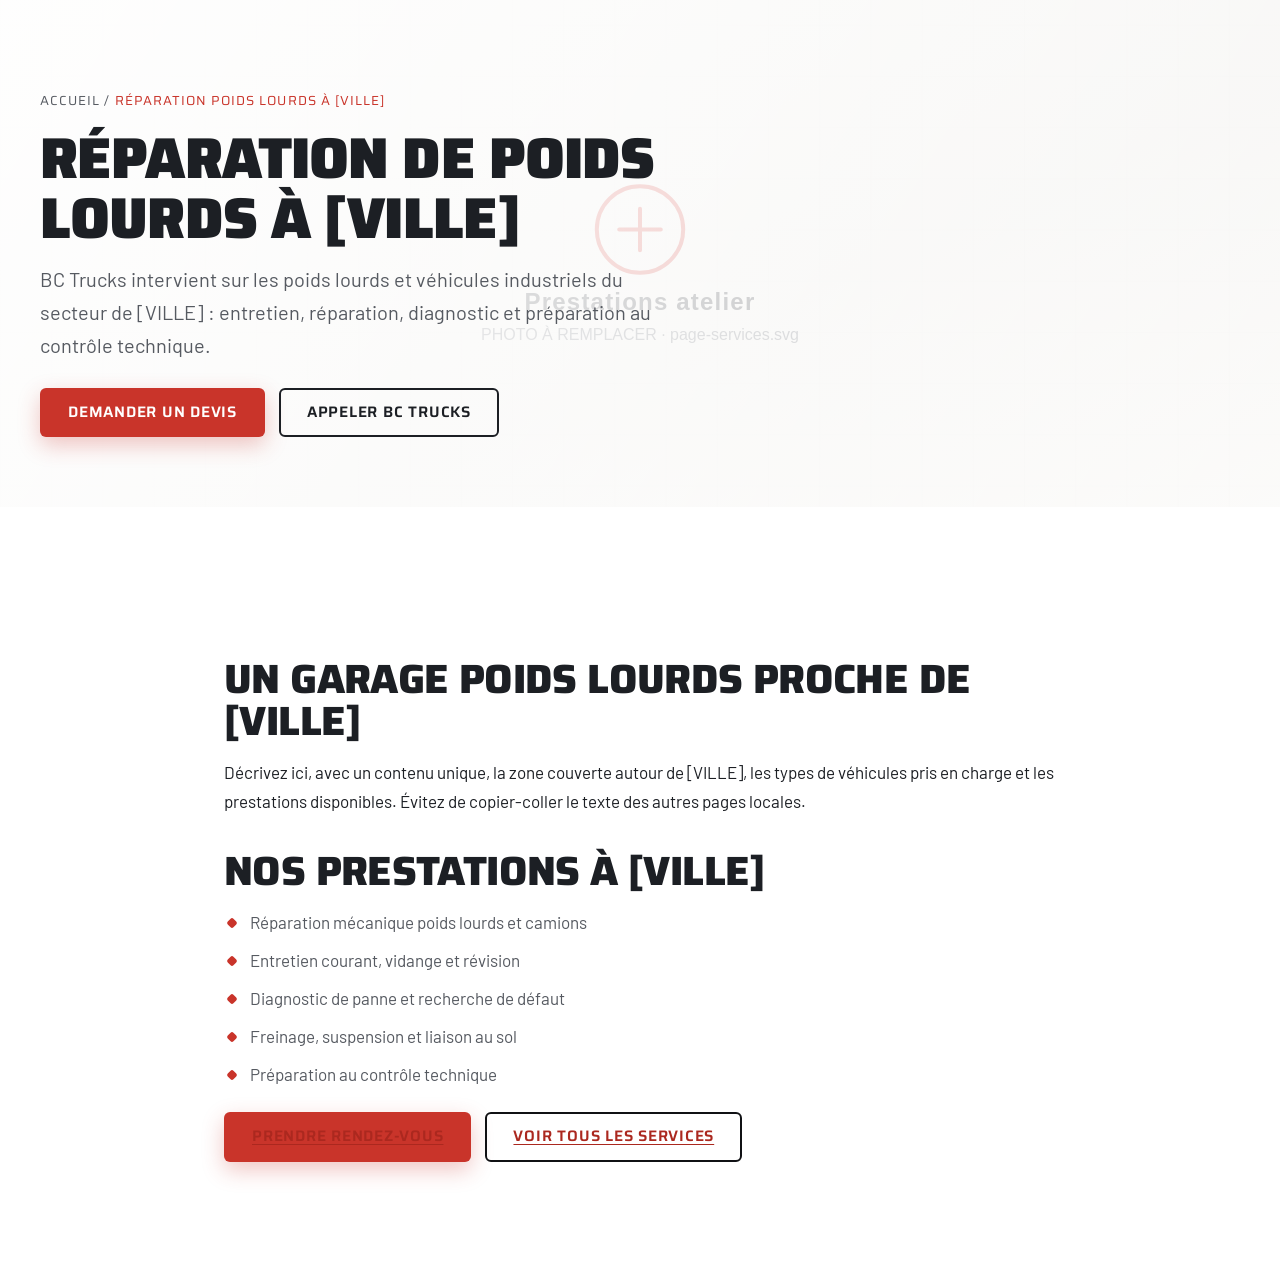
<file: modeles/page-locale-modele.html>
<!DOCTYPE html>
<!--
  =====================================================================
  GABARIT DE PAGE LOCALE SEO · BC Trucks
  =====================================================================
  But : dupliquer ce fichier pour créer une page ciblée sur une ville,
  par exemple :
    /reparation-poids-lourds-[ville]/index.html
    /garage-poids-lourds-[ville]/index.html
    /entretien-camion-[ville]/index.html

  À FAIRE pour chaque page locale :
   1. Copier ce dossier sous l'URL voulue (ex: /reparation-poids-lourds-lyon/).
   2. Remplacer toutes les occurrences de [VILLE] par la ville réelle.
   3. Adapter <title>, meta description, <h1>, canonical et le contenu
      avec des informations RÉELLES et spécifiques (quartier, zone, etc.).
   4. Ajouter l'URL dans /sitemap.xml et retirer le Disallow /modeles/
      n'est PAS nécessaire : ce gabarit reste dans /modeles/ (non indexé).
   5. NE PAS publier de page locale sans contenu réel et différencié
      (Google pénalise le contenu dupliqué / vide).
  =====================================================================
-->
<html lang="fr">
<head>
  <meta charset="UTF-8" />
  <meta name="viewport" content="width=device-width, initial-scale=1.0" />
  <title>Réparation poids lourds à [VILLE] · garage BC Trucks</title>
  <meta name="description" content="Garage poids lourds à [VILLE] : réparation, entretien et diagnostic de camions et véhicules industriels par BC Trucks. Demandez votre devis." />
  <link rel="canonical" href="https://www.bctrucks.fr/reparation-poids-lourds-[ville]/" />
  <link rel="icon" type="image/svg+xml" href="../assets/img/logo.svg" />
  <link rel="preconnect" href="https://fonts.googleapis.com" />
  <link rel="preconnect" href="https://fonts.gstatic.com" crossorigin />
  <link href="https://fonts.googleapis.com/css2?family=Saira:wght@500;600;700;800;900&family=Barlow:wght@400;500;600;700&display=swap" rel="stylesheet" />
  <link rel="stylesheet" href="../assets/css/main.css" />
  <!-- Pensez à adapter le JSON-LD LocalBusiness avec l'adresse / la zone réelle -->
</head>
<body>
  <!--
    Reprendre ici le même <header>, <footer> et <div class="mobile-bar">
    que les autres pages du site (copier depuis /services/index.html par ex.),
    en mettant à jour l'état actif de la navigation si besoin.
  -->

  <main>
    <section class="page-hero">
      <div class="page-hero__bg"><img src="../assets/img/page-services.svg" alt="" width="1600" height="700" /></div>
      <div class="page-hero__overlay"></div>
      <div class="container page-hero__inner">
        <nav class="breadcrumb"><a href="../">Accueil</a> / <span>Réparation poids lourds à [VILLE]</span></nav>
        <h1>Réparation de poids lourds à [VILLE]</h1>
        <p class="lead">BC Trucks intervient sur les poids lourds et véhicules industriels du secteur de [VILLE] : entretien, réparation, diagnostic et préparation au contrôle technique.</p>
        <div class="btn-row" style="margin-top:26px">
          <a href="tel:+33649073408" class="btn btn--primary">Demander un devis</a>
          <a href="tel:+33649073408" class="btn btn--ghost">Appeler BC Trucks</a>
        </div>
      </div>
    </section>

    <section class="section bg-light">
      <div class="container container--narrow prose">
        <h2>Un garage poids lourds proche de [VILLE]</h2>
        <p>Décrivez ici, avec un contenu unique, la zone couverte autour de [VILLE], les types de véhicules pris en charge et les prestations disponibles. Évitez de copier-coller le texte des autres pages locales.</p>
        <h2>Nos prestations à [VILLE]</h2>
        <ul class="dotted">
          <li>Réparation mécanique poids lourds et camions</li>
          <li>Entretien courant, vidange et révision</li>
          <li>Diagnostic de panne et recherche de défaut</li>
          <li>Freinage, suspension et liaison au sol</li>
          <li>Préparation au contrôle technique</li>
        </ul>
        <div class="btn-row" style="margin-top:24px">
          <a href="tel:+33649073408" class="btn btn--primary">Prendre rendez-vous</a>
          <a href="../services/" class="btn btn--outline-dark">Voir tous les services</a>
        </div>
      </div>
    </section>
  </main>

  <script src="../assets/js/main.js" defer></script>
</body>
</html>
</file>
<file: assets/css/main.css>
/* ==========================================================================
   BC Trucks — Réparation & Entretien Poids Lourds
   Design system / feuille de style principale
   Typo : Oswald (titres, condensé mécanique) + Barlow (texte courant)
   ========================================================================== */

/* ---------- Tokens ---------- */
:root {
  /* Couleurs */
  --carbon: #101114;
  --carbon-2: #16171b;
  --carbon-3: #1f2024;
  --steel-900: #25262b;
  --steel-700: #31333a;
  --steel-500: #4d4f56;
  --steel-400: #6c6e76;
  --steel-300: #9b9da4;
  --steel-200: #c8cace;
  --off-white: #f6f4f0;
  --white: #ffffff;
  /* Anciennes nuances "bleu nuit" remplacées par des gris charbon neutres */
  --night: #26282d;
  --night-2: #1b1d21;
  --night-3: #33363c;
  /* Accent rouge — calé sur le rouge du logo BC Trucks */
  --orange: #c9342a;
  --orange-600: #ab281f;
  --orange-700: #8c1f18;
  --red: #c9342a;
  /* Gris charbon du logo (lettres "BC" + swoosh + tagline) */
  --logo-charcoal: #3c3d40;

  /* Sémantique */
  --bg: var(--white);
  --bg-soft: #f4f4f5;
  --bg-dark: var(--carbon);
  --text: #1c1f24;
  --text-soft: #565a61;
  --text-invert: var(--off-white);
  --accent: var(--orange);
  --line: #e3e3e1;
  --line-dark: #2a2c31;

  /* Typo */
  --font-display: "Saira", system-ui, "Segoe UI", Arial, sans-serif;
  --font-body: "Barlow", system-ui, -apple-system, "Segoe UI", sans-serif;

  /* Layout */
  --container: 1200px;
  --container-narrow: 880px;
  --radius: 6px;
  --radius-lg: 12px;
  --header-h: 76px;

  /* Ombres */
  --shadow-sm: 0 1px 2px rgba(14, 15, 19, 0.08);
  --shadow-md: 0 10px 30px rgba(14, 15, 19, 0.10);
  --shadow-lg: 0 24px 60px rgba(14, 15, 19, 0.18);

  /* Transitions */
  --ease: cubic-bezier(0.22, 0.61, 0.36, 1);
}

/* ---------- Reset ---------- */
*, *::before, *::after { box-sizing: border-box; }
html { -webkit-text-size-adjust: 100%; scroll-behavior: smooth; }
@media (prefers-reduced-motion: reduce) {
  html { scroll-behavior: auto; }
  *, *::before, *::after { animation-duration: 0.001ms !important; transition-duration: 0.001ms !important; }
}
body {
  margin: 0;
  font-family: var(--font-body);
  font-size: 17px;
  line-height: 1.65;
  color: var(--text);
  background: var(--bg);
  -webkit-font-smoothing: antialiased;
  text-rendering: optimizeLegibility;
  overflow-x: hidden;
}
img { max-width: 100%; height: auto; display: block; }
a { color: inherit; text-decoration: none; }
button { font-family: inherit; cursor: pointer; }
ul { margin: 0; padding: 0; list-style: none; }
h1, h2, h3, h4 { margin: 0; }

/* ---------- Typo ---------- */
h1, h2, h3, h4, .display {
  font-family: var(--font-display);
  font-weight: 800;
  line-height: 1.04;
  letter-spacing: -0.015em;
  text-transform: uppercase;
}
h1 { font-size: clamp(2.1rem, 4.8vw, 3.6rem); font-weight: 900; }
h2 { font-size: clamp(1.7rem, 3.3vw, 2.55rem); }
h3 { font-size: clamp(1.15rem, 1.9vw, 1.4rem); font-weight: 700; }
p { margin: 0 0 1rem; }
.lead { font-size: clamp(1.05rem, 1.6vw, 1.25rem); color: var(--text-soft); }

/* Œil-de-section (surtitre) */
.eyebrow {
  font-family: var(--font-display);
  text-transform: uppercase;
  letter-spacing: 0.18em;
  font-weight: 600;
  font-size: 0.82rem;
  color: var(--orange);
  display: inline-flex;
  align-items: center;
  margin-bottom: 0.9rem;
}

/* ---------- Layout ---------- */
.container { width: 100%; max-width: var(--container); margin: 0 auto; padding: 0 24px; }
.container--narrow { max-width: var(--container-narrow); }
.section { padding: clamp(64px, 9vw, 120px) 0; }
.section--tight { padding: clamp(48px, 6vw, 80px) 0; }
.section-head { max-width: 720px; margin-bottom: clamp(36px, 5vw, 60px); }
.section-head--center { margin-left: auto; margin-right: auto; text-align: center; }
.section-head--center .eyebrow { justify-content: center; }
.text-soft { color: var(--text-soft); }

.bg-carbon { background: var(--bg-soft); color: var(--text); }
.bg-night { background: var(--white); color: var(--text); }
.bg-steel { background: var(--bg-soft); color: var(--text); }
.bg-light { background: var(--white); }

/* Liseré industriel (bande diagonale) */
.hazard-line { height: 4px; width: 100%;
  background: repeating-linear-gradient(135deg, var(--orange) 0 14px, var(--carbon) 14px 28px);
}

/* ---------- Boutons ---------- */
.btn {
  display: inline-flex; align-items: center; justify-content: center; gap: 0.55rem;
  font-family: var(--font-display); text-transform: uppercase; letter-spacing: 0.05em;
  font-weight: 600; font-size: 0.95rem; line-height: 1;
  padding: 15px 26px; border: 2px solid transparent; border-radius: var(--radius);
  transition: transform 0.18s var(--ease), background 0.2s var(--ease), box-shadow 0.2s var(--ease), color 0.2s var(--ease);
  cursor: pointer; white-space: nowrap;
}
.btn svg { width: 18px; height: 18px; flex: 0 0 auto; }
.btn:hover { transform: translateY(-2px); }
.btn:active { transform: translateY(0); }
.btn--primary { background: var(--orange); color: #fff; box-shadow: 0 8px 22px rgba(201, 52, 42, 0.28); }
.btn--primary:hover { background: var(--orange-600); box-shadow: 0 12px 28px rgba(201, 52, 42, 0.36); }
.btn--dark { background: var(--carbon); color: var(--off-white); }
.btn--dark:hover { background: #000; }
.btn--ghost { background: transparent; color: inherit; border-color: currentColor; }
.btn--ghost:hover { background: rgba(255,255,255,0.08); }
.btn--outline-dark { background: transparent; color: var(--carbon); border-color: var(--carbon); }
.btn--outline-dark:hover { background: var(--carbon); color: var(--off-white); }
.btn--lg { padding: 18px 32px; font-size: 1.02rem; }
.btn--block { width: 100%; }

.btn-row { display: flex; flex-wrap: wrap; gap: 14px; }

/* Lien fléché */
.link-arrow {
  display: inline-flex; align-items: center; gap: 0.45rem;
  font-family: var(--font-display); text-transform: uppercase; letter-spacing: 0.04em;
  font-weight: 600; font-size: 0.9rem; color: var(--orange);
}
.link-arrow svg { width: 16px; height: 16px; transition: transform 0.2s var(--ease); }
.link-arrow:hover svg { transform: translateX(4px); }

/* ==========================================================================
   Header
   ========================================================================== */
.site-header {
  position: sticky; top: 0; z-index: 60;
  background: rgba(255, 255, 255, 0.96);
  backdrop-filter: saturate(140%) blur(6px);
  border-bottom: 1px solid var(--line);
  color: var(--text);
}
.header-inner { display: flex; align-items: center; gap: 24px; height: var(--header-h); }
.brand { display: inline-flex; align-items: center; margin-right: auto; }
.brand__logo { display: block; height: 52px; width: auto; flex: 0 0 auto; }

.main-nav { display: flex; align-items: center; gap: 4px; }
.main-nav a {
  font-family: var(--font-display); text-transform: uppercase; letter-spacing: 0.03em;
  font-weight: 500; font-size: 0.93rem; color: var(--text-soft);
  padding: 10px 14px; border-radius: var(--radius); transition: color 0.18s, background 0.18s;
}
.main-nav a:hover { color: var(--text); background: var(--bg-soft); }
.main-nav a.is-active { color: var(--text); }
.main-nav a.is-active::after {
  content: ""; display: block; height: 2px; background: var(--orange);
  margin-top: 6px; border-radius: 2px;
}

.header-cta { display: flex; align-items: center; gap: 12px; }
.header-phone {
  display: inline-flex; align-items: center; gap: 8px;
  font-family: var(--font-display); font-weight: 600; text-transform: uppercase;
  letter-spacing: 0.03em; color: var(--text); font-size: 0.95rem;
}
.header-phone svg { width: 18px; height: 18px; color: var(--orange); }
.header-phone small { display: block; font-family: var(--font-body); text-transform: none;
  letter-spacing: 0; font-weight: 500; font-size: 0.62rem; color: var(--text-soft); }

.nav-toggle {
  display: none; width: 46px; height: 46px; border: 1px solid var(--line);
  background: transparent; border-radius: var(--radius); padding: 0; position: relative;
}
.nav-toggle span, .nav-toggle span::before, .nav-toggle span::after {
  content: ""; position: absolute; left: 50%; top: 50%; width: 22px; height: 2px;
  background: var(--text); transform: translate(-50%, -50%); transition: 0.25s var(--ease);
}
.nav-toggle span::before { top: -7px; }
.nav-toggle span::after { top: 7px; }
body.nav-open .nav-toggle span { background: transparent; }
body.nav-open .nav-toggle span::before { top: 0; transform: translate(-50%, -50%) rotate(45deg); }
body.nav-open .nav-toggle span::after { top: 0; transform: translate(-50%, -50%) rotate(-45deg); }

/* Menu mobile */
.mobile-nav {
  position: fixed; inset: var(--header-h) 0 0 0; z-index: 55;
  background: var(--white); color: var(--text);
  transform: translateX(100%); transition: transform 0.3s var(--ease);
  display: flex; flex-direction: column; padding: 24px; overflow-y: auto;
  visibility: hidden;
}
body.nav-open .mobile-nav { transform: translateX(0); visibility: visible; }
.mobile-nav a.m-link {
  font-family: var(--font-display); text-transform: uppercase; font-size: 1.3rem;
  font-weight: 500; padding: 16px 4px; border-bottom: 1px solid var(--line);
  display: flex; justify-content: space-between; align-items: center;
}
.mobile-nav a.m-link span { color: var(--orange); }
.mobile-nav .btn-row { margin-top: 24px; }
.mobile-nav .btn { width: 100%; }

/* ==========================================================================
   Hero
   ========================================================================== */
.hero { position: relative; color: var(--text); overflow: hidden;
  background: var(--white); isolation: isolate; }
.hero__media { position: absolute; inset: 0; z-index: -2; }
.hero__media img { width: 100%; height: 100%; object-fit: cover; }
.hero__overlay { position: absolute; inset: 0; z-index: -1;
  background: linear-gradient(110deg, rgba(255,255,255,0.96) 0%, rgba(255,255,255,0.86) 42%, rgba(255,255,255,0.55) 100%);
}
.hero__inner { padding: clamp(64px, 10vw, 130px) 0 clamp(56px, 8vw, 100px); position: relative; }
.hero__content { max-width: 720px; }
.hero h1 { margin-bottom: 18px; }
.hero h1 .accent { color: var(--orange); }
.hero .lead { color: var(--text-soft); max-width: 600px; }
.hero .btn-row { margin-top: 30px; }
.hero__strip {
  display: flex; flex-wrap: wrap; gap: 28px 40px; margin-top: 42px;
  padding-top: 26px; border-top: 1px solid var(--line);
}
.hero__stat strong { font-family: var(--font-display); font-size: 1.7rem; color: var(--text); display: block; line-height: 1; }
.hero__stat span { font-size: 0.84rem; color: var(--text-soft); text-transform: uppercase; letter-spacing: 0.08em; }

/* Bandeau de réassurance sous hero */
.assurance-bar { background: var(--bg-soft); border-top: 1px solid var(--line); border-bottom: 1px solid var(--line); }
.assurance-bar .container { display: grid; grid-template-columns: repeat(4, 1fr); gap: 1px;
  background: var(--line); }
.assurance-bar__item { background: var(--bg-soft); padding: 22px 20px; display: flex; gap: 12px; align-items: center; color: var(--text); }
.assurance-bar__item svg { width: 26px; height: 26px; color: var(--orange); flex: 0 0 auto; }
.assurance-bar__item b { font-family: var(--font-display); text-transform: uppercase; font-weight: 600; font-size: 0.95rem; display: block; line-height: 1.1; }
.assurance-bar__item small { color: var(--text-soft); font-size: 0.8rem; }

/* ==========================================================================
   Grilles & cartes
   ========================================================================== */
.grid { display: grid; gap: 24px; }
.grid-2 { grid-template-columns: repeat(2, 1fr); }
.grid-3 { grid-template-columns: repeat(3, 1fr); }
.grid-4 { grid-template-columns: repeat(4, 1fr); }

/* Carte service */
.card {
  background: var(--white); border: 1px solid var(--line); border-radius: var(--radius-lg);
  padding: 30px; display: flex; flex-direction: column; position: relative;
  transition: transform 0.25s var(--ease), box-shadow 0.25s var(--ease), border-color 0.25s var(--ease);
  overflow: hidden;
}
.card::before {
  content: ""; position: absolute; left: 0; top: 0; height: 100%; width: 4px;
  background: var(--orange); transform: scaleY(0); transform-origin: top; transition: transform 0.28s var(--ease);
}
.card:hover { transform: translateY(-6px); box-shadow: var(--shadow-md); border-color: #cfccc2; }
.card:hover::before { transform: scaleY(1); }
.card__icon {
  width: 56px; height: 56px; border-radius: var(--radius); background: #fbe7e5;
  display: grid; place-items: center; margin-bottom: 20px; color: var(--orange); flex: 0 0 auto;
}
.card__icon svg { width: 30px; height: 30px; }
.card h3 { margin-bottom: 10px; }
.card p { color: var(--text-soft); font-size: 0.97rem; margin-bottom: 18px; }
.card .link-arrow { margin-top: auto; }

/* Carte sur sections claires alternées */
.bg-carbon .card, .bg-night .card, .bg-steel .card {
  background: var(--white); border-color: var(--line); color: var(--text);
}
.bg-carbon .card p, .bg-night .card p, .bg-steel .card p { color: var(--text-soft); }
.bg-carbon .card:hover, .bg-night .card:hover, .bg-steel .card:hover { border-color: #cfccc2; }

/* Liste de prestations (page services) */
.spec-block { display: grid; grid-template-columns: 1fr 1.4fr; gap: clamp(24px, 4vw, 56px); align-items: start; }
.spec-block + .spec-block { margin-top: clamp(48px, 7vw, 90px); }
.spec-block__visual {
  position: sticky; top: calc(var(--header-h) + 24px);
  border-radius: var(--radius-lg); overflow: hidden; border: 1px solid var(--line);
  background: var(--bg-soft);
}
.spec-block__visual img { aspect-ratio: 4/3; object-fit: cover; width: 100%; }
.check-list li { display: flex; gap: 14px; padding: 14px 0; border-bottom: 1px solid var(--line); }
.check-list li:last-child { border-bottom: 0; }
.check-list svg { width: 22px; height: 22px; color: var(--orange); flex: 0 0 auto; margin-top: 2px; }
.check-list b { font-family: var(--font-display); text-transform: uppercase; letter-spacing: 0.02em; font-size: 1.05rem; display: block; }
.check-list span { color: var(--text-soft); font-size: 0.95rem; }

/* Bloc "pour quels véhicules" */
.vehicle-grid { display: grid; grid-template-columns: repeat(4, 1fr); gap: 16px; }
.vehicle {
  background: var(--white); border: 1px solid var(--line); border-radius: var(--radius);
  padding: 24px 20px; text-align: center; color: var(--text);
  transition: border-color 0.2s, transform 0.2s var(--ease), box-shadow 0.2s var(--ease);
}
.vehicle:hover { border-color: var(--orange); transform: translateY(-4px); box-shadow: var(--shadow-sm); }
.vehicle svg { width: 44px; height: 44px; color: var(--orange); margin: 0 auto 14px; }
.vehicle b { font-family: var(--font-display); text-transform: uppercase; font-size: 1rem; display: block; }
.vehicle small { color: var(--text-soft); font-size: 0.82rem; }

/* Avantages "pourquoi nous choisir" */
.feature { display: flex; gap: 18px; }
.feature__num { font-family: var(--font-display); font-size: 2.4rem; line-height: 0.9; color: var(--orange); opacity: 0.55; flex: 0 0 auto; }
.feature h3 { margin-bottom: 8px; }
.feature p { color: var(--text-soft); font-size: 0.96rem; margin: 0; }

/* Processus 4 étapes */
.steps { display: grid; grid-template-columns: repeat(4, 1fr); gap: 24px; counter-reset: step; }
.step { position: relative; padding-top: 30px; }
.step__no {
  font-family: var(--font-display); font-size: 1.1rem; font-weight: 700;
  width: 46px; height: 46px; border-radius: 50%; display: grid; place-items: center;
  background: var(--orange); color: #fff; margin-bottom: 16px;
}
.step::before {
  content: ""; position: absolute; top: 53px; left: 46px; right: -24px; height: 2px;
  background: repeating-linear-gradient(90deg, var(--steel-500) 0 8px, transparent 8px 16px);
}
.step:last-child::before { display: none; }
.step h3 { font-size: 1.15rem; margin-bottom: 8px; }
.step p { color: var(--text-soft); font-size: 0.93rem; margin: 0; }

/* Split media + texte */
.split { display: grid; grid-template-columns: 1fr 1fr; gap: clamp(28px, 5vw, 64px); align-items: center; }
.split--reverse .split__media { order: 2; }
.split__media { border-radius: var(--radius-lg); overflow: hidden; border: 1px solid var(--line); position: relative; background: var(--bg-soft); }
.split__media img { width: 100%; height: 100%; object-fit: cover; aspect-ratio: 5/4; }
.split__media .tag {
  position: absolute; left: 18px; bottom: 18px; background: var(--orange); color: #fff;
  font-family: var(--font-display); text-transform: uppercase; letter-spacing: 0.04em;
  padding: 8px 14px; border-radius: var(--radius); font-size: 0.85rem; font-weight: 600;
}
.mini-list li { display: flex; align-items: flex-start; gap: 10px; margin-bottom: 12px; color: var(--text-soft); }
.mini-list svg { width: 20px; height: 20px; color: var(--orange); flex: 0 0 auto; margin-top: 4px; }

/* Bandeau CTA */
.cta-band { position: relative; overflow: hidden; isolation: isolate; }
.cta-band__bg { position: absolute; inset: 0; z-index: -2; }
.cta-band__bg img { width: 100%; height: 100%; object-fit: cover; }
.cta-band__overlay { position: absolute; inset: 0; z-index: -1;
  background: linear-gradient(90deg, rgba(246,244,240,0.97), rgba(246,244,240,0.85)); }
.cta-band .container { display: flex; align-items: center; justify-content: space-between; gap: 32px; flex-wrap: wrap; }
.cta-band h2 { color: var(--text); max-width: 620px; }
.cta-band p { color: var(--text-soft); max-width: 560px; }

/* ==========================================================================
   Page intérieure : bandeau titre
   ========================================================================== */
.page-hero { position: relative; color: var(--text); background: var(--white); overflow: hidden; isolation: isolate; }
.page-hero__bg { position: absolute; inset: 0; z-index: -2; }
.page-hero__bg img { width: 100%; height: 100%; object-fit: cover; }
.page-hero__overlay { position: absolute; inset: 0; z-index: -1;
  background: linear-gradient(120deg, rgba(255,255,255,0.95), rgba(255,255,255,0.7)); }
.page-hero__inner { padding: clamp(48px, 7vw, 92px) 0 clamp(40px, 6vw, 70px); }
.page-hero h1 { max-width: 800px; margin-bottom: 14px; }
.page-hero .lead { color: var(--text-soft); max-width: 640px; }
.breadcrumb { font-size: 0.82rem; color: var(--text-soft); margin-bottom: 18px; text-transform: uppercase; letter-spacing: 0.08em; font-family: var(--font-display); }
.breadcrumb a:hover { color: var(--orange); }
.breadcrumb span { color: var(--orange); }

/* ==========================================================================
   Formulaire
   ========================================================================== */
.form-wrap { background: var(--white); border: 1px solid var(--line); border-radius: var(--radius-lg);
  padding: clamp(24px, 4vw, 42px); box-shadow: var(--shadow-sm); }
.form-grid { display: grid; grid-template-columns: 1fr 1fr; gap: 18px; }
.field { display: flex; flex-direction: column; gap: 7px; }
.field--full { grid-column: 1 / -1; }
.field label { font-family: var(--font-display); text-transform: uppercase; letter-spacing: 0.04em;
  font-size: 0.82rem; font-weight: 600; color: var(--text); }
.field label .req { color: var(--orange); }
.field input, .field select, .field textarea {
  font-family: var(--font-body); font-size: 1rem; color: var(--text);
  padding: 13px 14px; border: 1.5px solid var(--line); border-radius: var(--radius);
  background: #fbfaf7; transition: border-color 0.18s, box-shadow 0.18s; width: 100%;
}
.field textarea { resize: vertical; min-height: 130px; }
.field input:focus, .field select:focus, .field textarea:focus {
  outline: none; border-color: var(--orange); box-shadow: 0 0 0 3px rgba(201, 52, 42,0.15); background: #fff;
}
.field input::placeholder, .field textarea::placeholder { color: #a8a89e; }
.switch-row { display: flex; align-items: center; gap: 14px; padding: 12px 0; }
.switch { position: relative; width: 52px; height: 28px; flex: 0 0 auto; }
.switch input { position: absolute; opacity: 0; width: 100%; height: 100%; margin: 0; cursor: pointer; }
.switch .track { position: absolute; inset: 0; background: var(--steel-300); border-radius: 999px; transition: background 0.2s; }
.switch .track::before { content: ""; position: absolute; left: 3px; top: 3px; width: 22px; height: 22px; background: #fff; border-radius: 50%; transition: transform 0.2s var(--ease); }
.switch input:checked + .track { background: var(--orange); }
.switch input:checked + .track::before { transform: translateX(24px); }
.switch input:focus-visible + .track { box-shadow: 0 0 0 3px rgba(201, 52, 42,0.25); }
.field-note { font-size: 0.82rem; color: var(--text-soft); }
.consent { display: flex; gap: 10px; align-items: flex-start; font-size: 0.88rem; color: var(--text-soft); }
.consent input { margin-top: 3px; width: 18px; height: 18px; accent-color: var(--orange); flex: 0 0 auto; }
.form-feedback { display: none; padding: 14px 16px; border-radius: var(--radius); font-weight: 500; margin-top: 4px; }
.form-feedback.is-visible { display: block; }
.form-feedback.is-success { background: #e9f6ec; color: #1d6b34; border: 1px solid #b6e0c0; }
.form-feedback.is-error { background: #fdeceb; color: #a33126; border: 1px solid #f3c3bd; }

/* Encart contact latéral */
.contact-aside { display: flex; flex-direction: column; gap: 18px; }
.info-card { background: var(--white); color: var(--text); border: 1px solid var(--line);
  border-radius: var(--radius-lg); padding: 26px; box-shadow: var(--shadow-sm); }
.info-card h3 { margin-bottom: 16px; }
.info-row { display: flex; gap: 13px; padding: 12px 0; border-bottom: 1px solid var(--line); }
.info-row:last-child { border-bottom: 0; }
.info-row svg { width: 22px; height: 22px; color: var(--orange); flex: 0 0 auto; margin-top: 2px; }
.info-row b { font-family: var(--font-display); text-transform: uppercase; font-size: 0.82rem; letter-spacing: 0.05em; color: var(--text-soft); display: block; font-weight: 600; }
.info-row a, .info-row span { color: var(--text); font-size: 1.02rem; }
.info-row a:hover { color: var(--orange); }
.placeholder-tag { display: inline-block; font-size: 0.74rem; font-family: var(--font-display);
  text-transform: uppercase; letter-spacing: 0.06em; color: var(--orange);
  border: 1px dashed var(--orange); border-radius: 4px; padding: 1px 7px; }

/* FAQ / accordéon */
.faq-item { border-bottom: 1px solid var(--line); }
.faq-q { width: 100%; background: none; border: 0; text-align: left; padding: 22px 0;
  display: flex; justify-content: space-between; align-items: center; gap: 20px;
  font-family: var(--font-display); text-transform: uppercase; font-size: 1.1rem; color: inherit; font-weight: 500; }
.faq-q .ico { width: 24px; height: 24px; flex: 0 0 auto; position: relative; }
.faq-q .ico::before, .faq-q .ico::after { content: ""; position: absolute; background: var(--orange); transition: transform 0.25s var(--ease); }
.faq-q .ico::before { left: 0; top: 11px; width: 24px; height: 2px; }
.faq-q .ico::after { left: 11px; top: 0; width: 2px; height: 24px; }
.faq-item.is-open .ico::after { transform: scaleY(0); }
.faq-a { max-height: 0; overflow: hidden; transition: max-height 0.3s var(--ease); }
.faq-a__inner { padding: 0 0 22px; color: var(--text-soft); max-width: 760px; }

/* ==========================================================================
   Footer
   ========================================================================== */
.site-footer { background: var(--bg-soft); color: var(--text-soft); padding-top: 64px; border-top: 1px solid var(--line); }
.footer-top { display: grid; grid-template-columns: 1.6fr 1fr 1fr 1.2fr; gap: 40px; padding-bottom: 48px; border-bottom: 1px solid var(--line); }
.footer-brand .brand { margin-bottom: 18px; }
.footer-brand p { font-size: 0.95rem; max-width: 320px; }
.footer-col h4 { font-family: var(--font-display); text-transform: uppercase; color: var(--text); font-size: 1rem; letter-spacing: 0.05em; margin-bottom: 18px; }
.footer-col ul li { margin-bottom: 11px; }
.footer-col a { font-size: 0.95rem; transition: color 0.18s; }
.footer-col a:hover { color: var(--orange); }
.footer-contact .info-row { border-color: var(--line); }
.footer-contact .info-row svg { color: var(--orange); }
.footer-bottom { display: flex; justify-content: space-between; align-items: center; gap: 16px; flex-wrap: wrap; padding: 24px 0 32px; font-size: 0.85rem; }
.footer-bottom a:hover { color: var(--orange); }
.footer-legal-links { display: flex; gap: 20px; flex-wrap: wrap; }

/* ==========================================================================
   Barre mobile sticky (CTA)
   ========================================================================== */
.mobile-bar { display: none; }
@media (max-width: 860px) {
  .mobile-bar {
    display: grid; grid-template-columns: 1fr 1fr; position: fixed; bottom: 0; left: 0; right: 0;
    z-index: 50; background: var(--white); border-top: 1px solid var(--line);
    padding: 10px 12px calc(10px + env(safe-area-inset-bottom)); gap: 10px;
    box-shadow: 0 -8px 24px rgba(0,0,0,0.12);
  }
  .mobile-bar .btn { width: 100%; padding: 14px 10px; font-size: 0.9rem; }
  body { padding-bottom: 74px; }
}

/* ==========================================================================
   Animations au scroll
   ========================================================================== */
.reveal { opacity: 0; transform: translateY(22px); transition: opacity 0.6s var(--ease), transform 0.6s var(--ease); }
.reveal.is-in { opacity: 1; transform: none; }
.reveal[data-delay="1"] { transition-delay: 0.08s; }
.reveal[data-delay="2"] { transition-delay: 0.16s; }
.reveal[data-delay="3"] { transition-delay: 0.24s; }
@media (prefers-reduced-motion: reduce) {
  .reveal { opacity: 1; transform: none; }
}

/* ==========================================================================
   Utilitaires
   ========================================================================== */
.mt-0 { margin-top: 0; }
.mb-0 { margin-bottom: 0; }
.center { text-align: center; }
.maxw-720 { max-width: 720px; }
.hidden { display: none; }
.prose p { margin-bottom: 1.2rem; }
.prose h2 { margin: 2.2rem 0 1rem; }
.prose h3 { margin: 1.6rem 0 0.8rem; }
.prose ul.dotted { margin: 0 0 1.2rem; padding-left: 0; }
.prose ul.dotted li { position: relative; padding-left: 26px; margin-bottom: 10px; color: var(--text-soft); }
.prose ul.dotted li::before { content: ""; position: absolute; left: 4px; top: 11px; width: 8px; height: 8px; background: var(--orange); border-radius: 2px; transform: rotate(45deg); }
.prose a { color: var(--orange-600); text-decoration: underline; text-underline-offset: 3px; }

/* ==========================================================================
   Responsive
   ========================================================================== */
@media (max-width: 1024px) {
  .grid-4 { grid-template-columns: repeat(2, 1fr); }
  .vehicle-grid { grid-template-columns: repeat(2, 1fr); }
  .steps { grid-template-columns: repeat(2, 1fr); }
  .step:nth-child(2)::before { display: none; }
  .footer-top { grid-template-columns: 1fr 1fr; gap: 32px; }
}
@media (max-width: 920px) {
  .main-nav, .header-phone small { display: none; }
  .nav-toggle { display: block; }
  .header-cta .btn { display: none; }
}
@media (max-width: 760px) {
  body { font-size: 16px; }
  .grid-2, .grid-3, .grid-4 { grid-template-columns: 1fr; }
  .vehicle-grid { grid-template-columns: 1fr 1fr; }
  .steps { grid-template-columns: 1fr; }
  .step::before { display: none; }
  .split, .split--reverse { grid-template-columns: 1fr; }
  .split--reverse .split__media { order: 0; }
  .spec-block { grid-template-columns: 1fr; }
  .spec-block__visual { position: static; }
  .assurance-bar .container { grid-template-columns: 1fr 1fr; }
  .form-grid { grid-template-columns: 1fr; }
  .footer-top { grid-template-columns: 1fr; }
  .cta-band .container { flex-direction: column; align-items: flex-start; }
  .hero__strip { gap: 22px 30px; }
}
@media (max-width: 420px) {
  .vehicle-grid, .assurance-bar .container { grid-template-columns: 1fr; }
  .brand__logo { height: 42px; }
}
</file>
